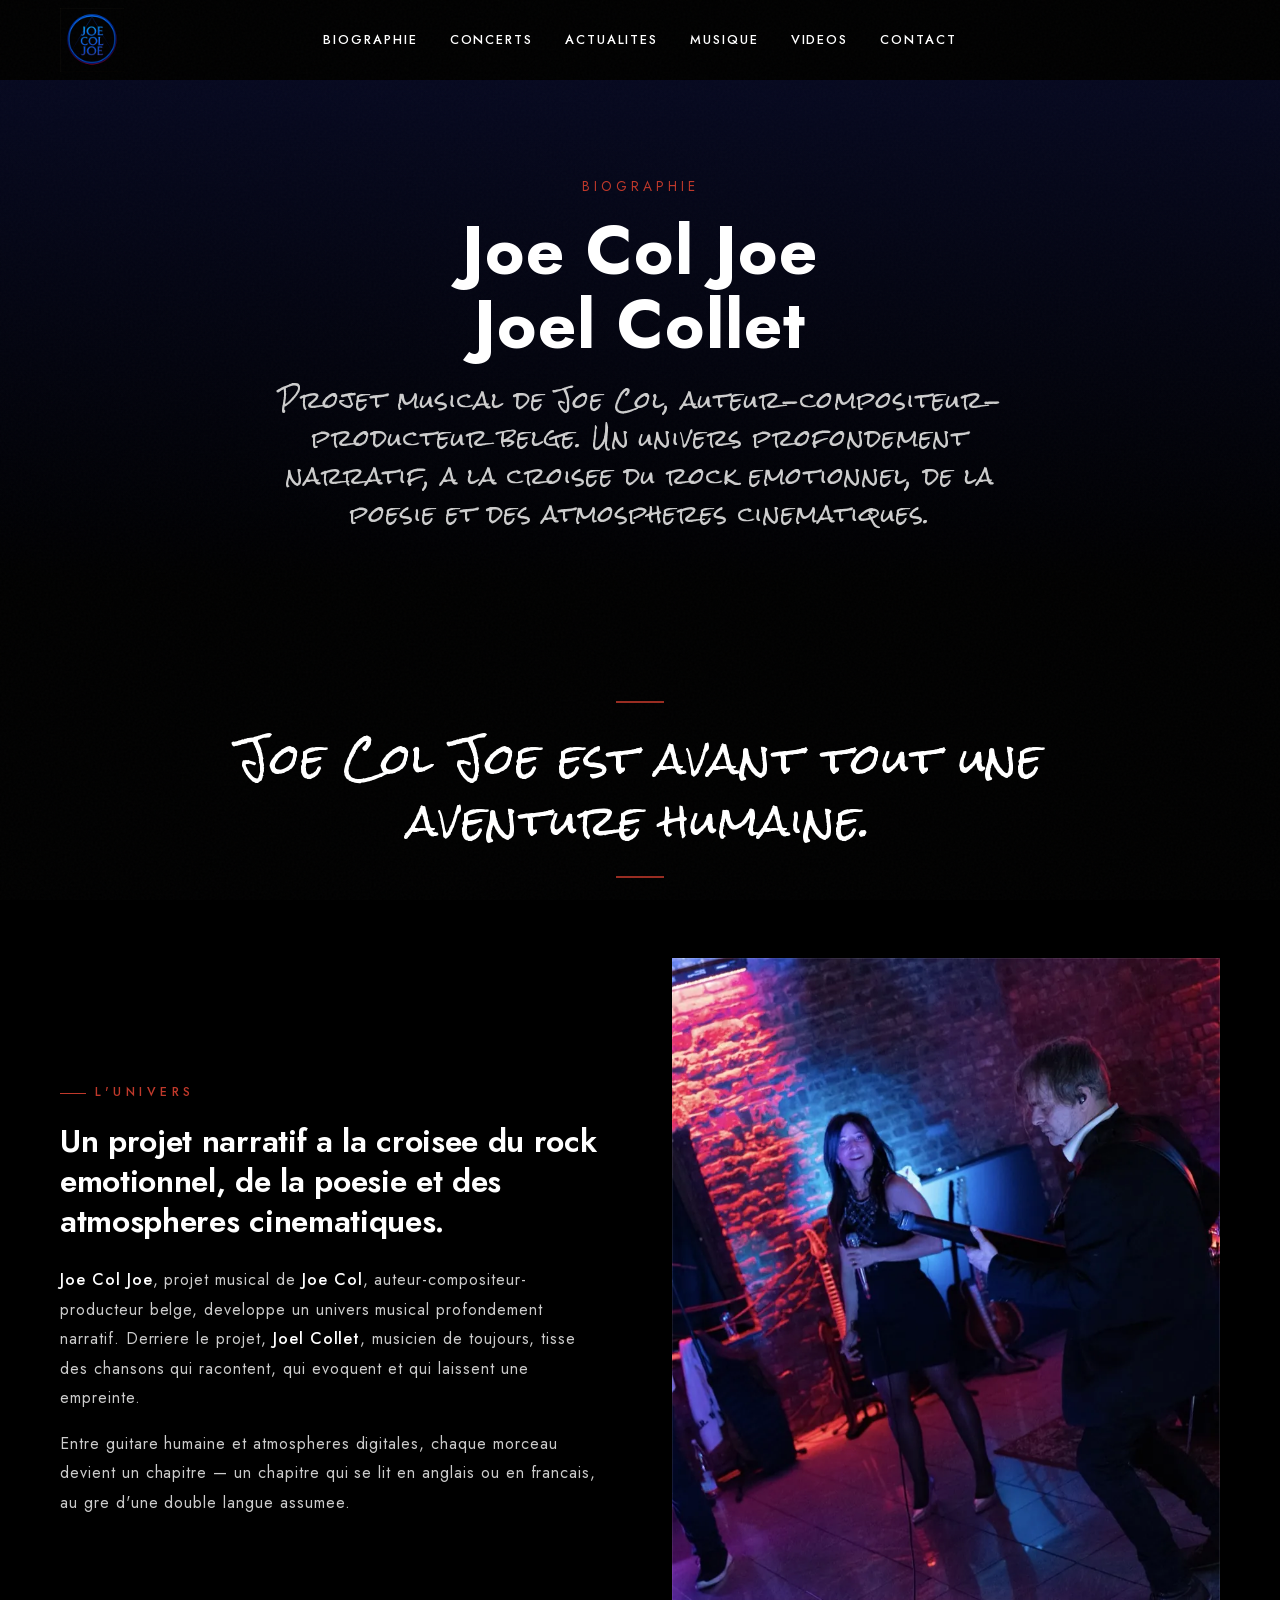
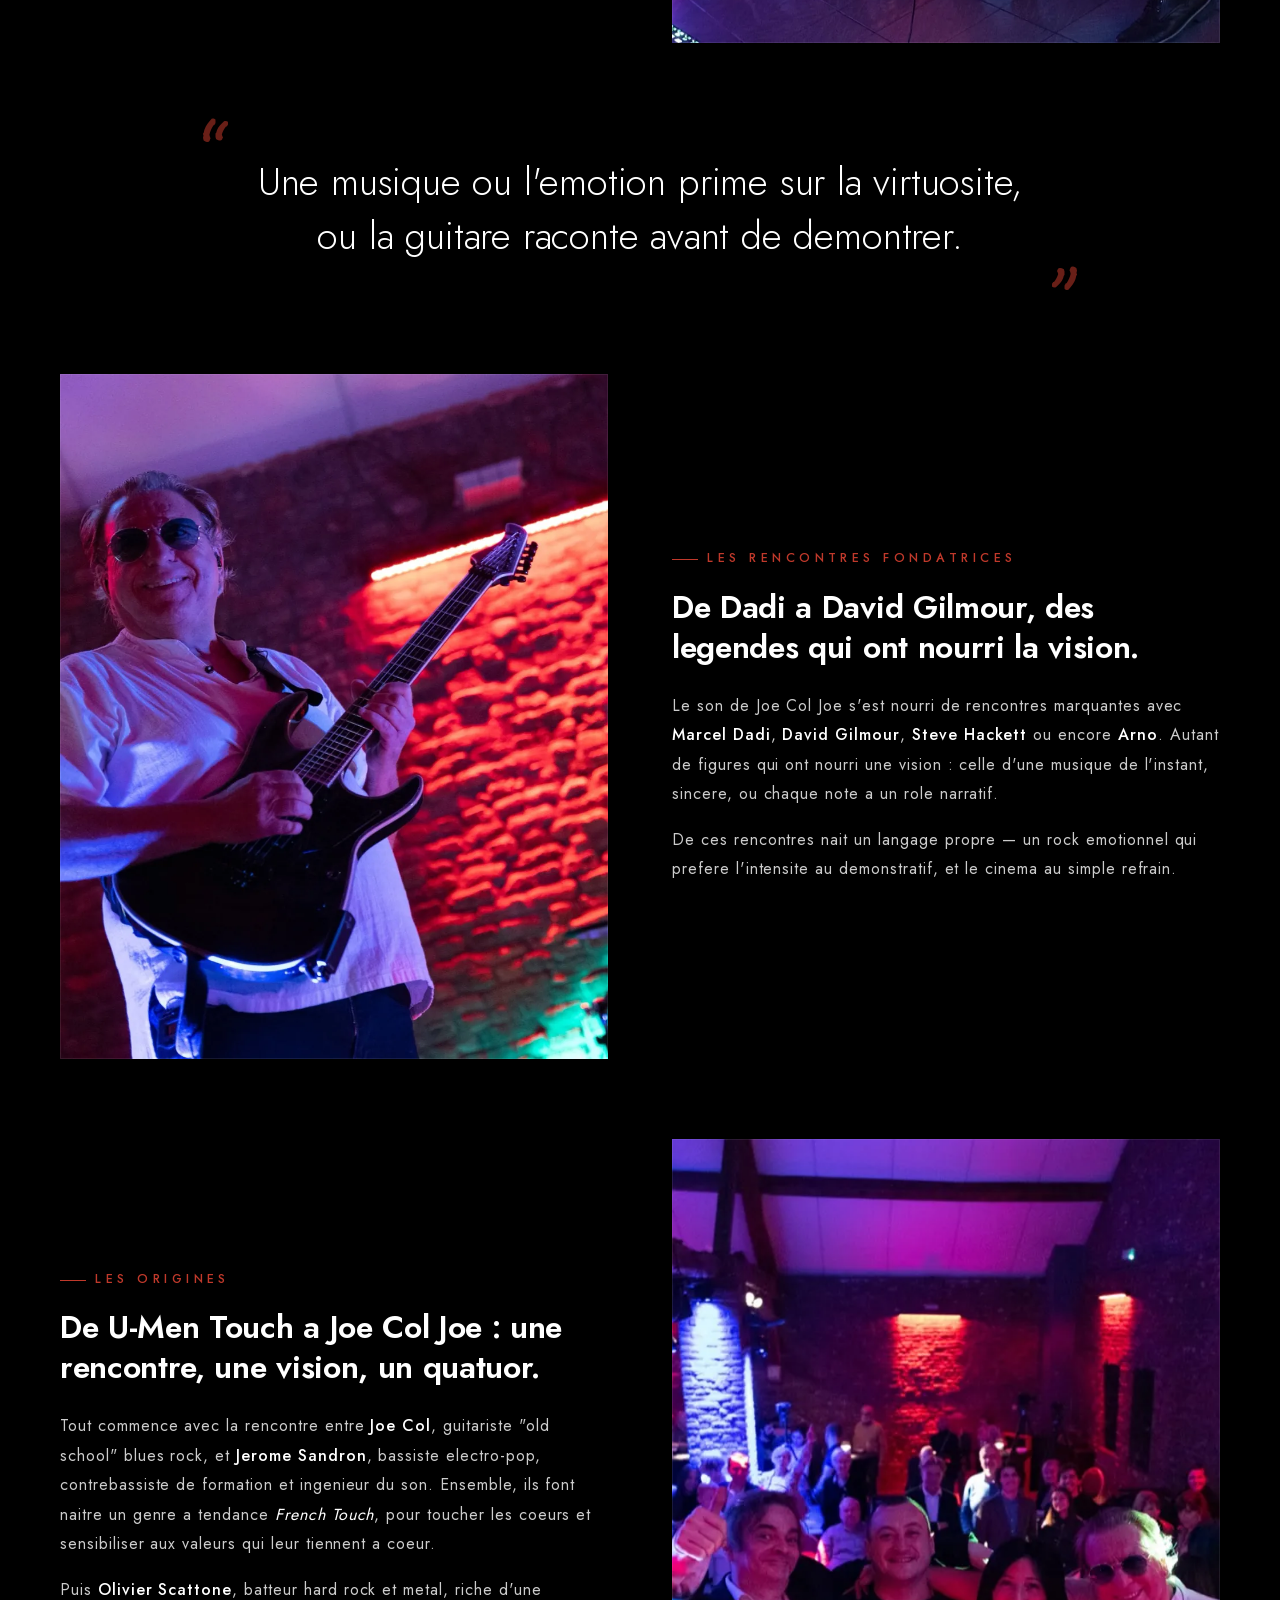
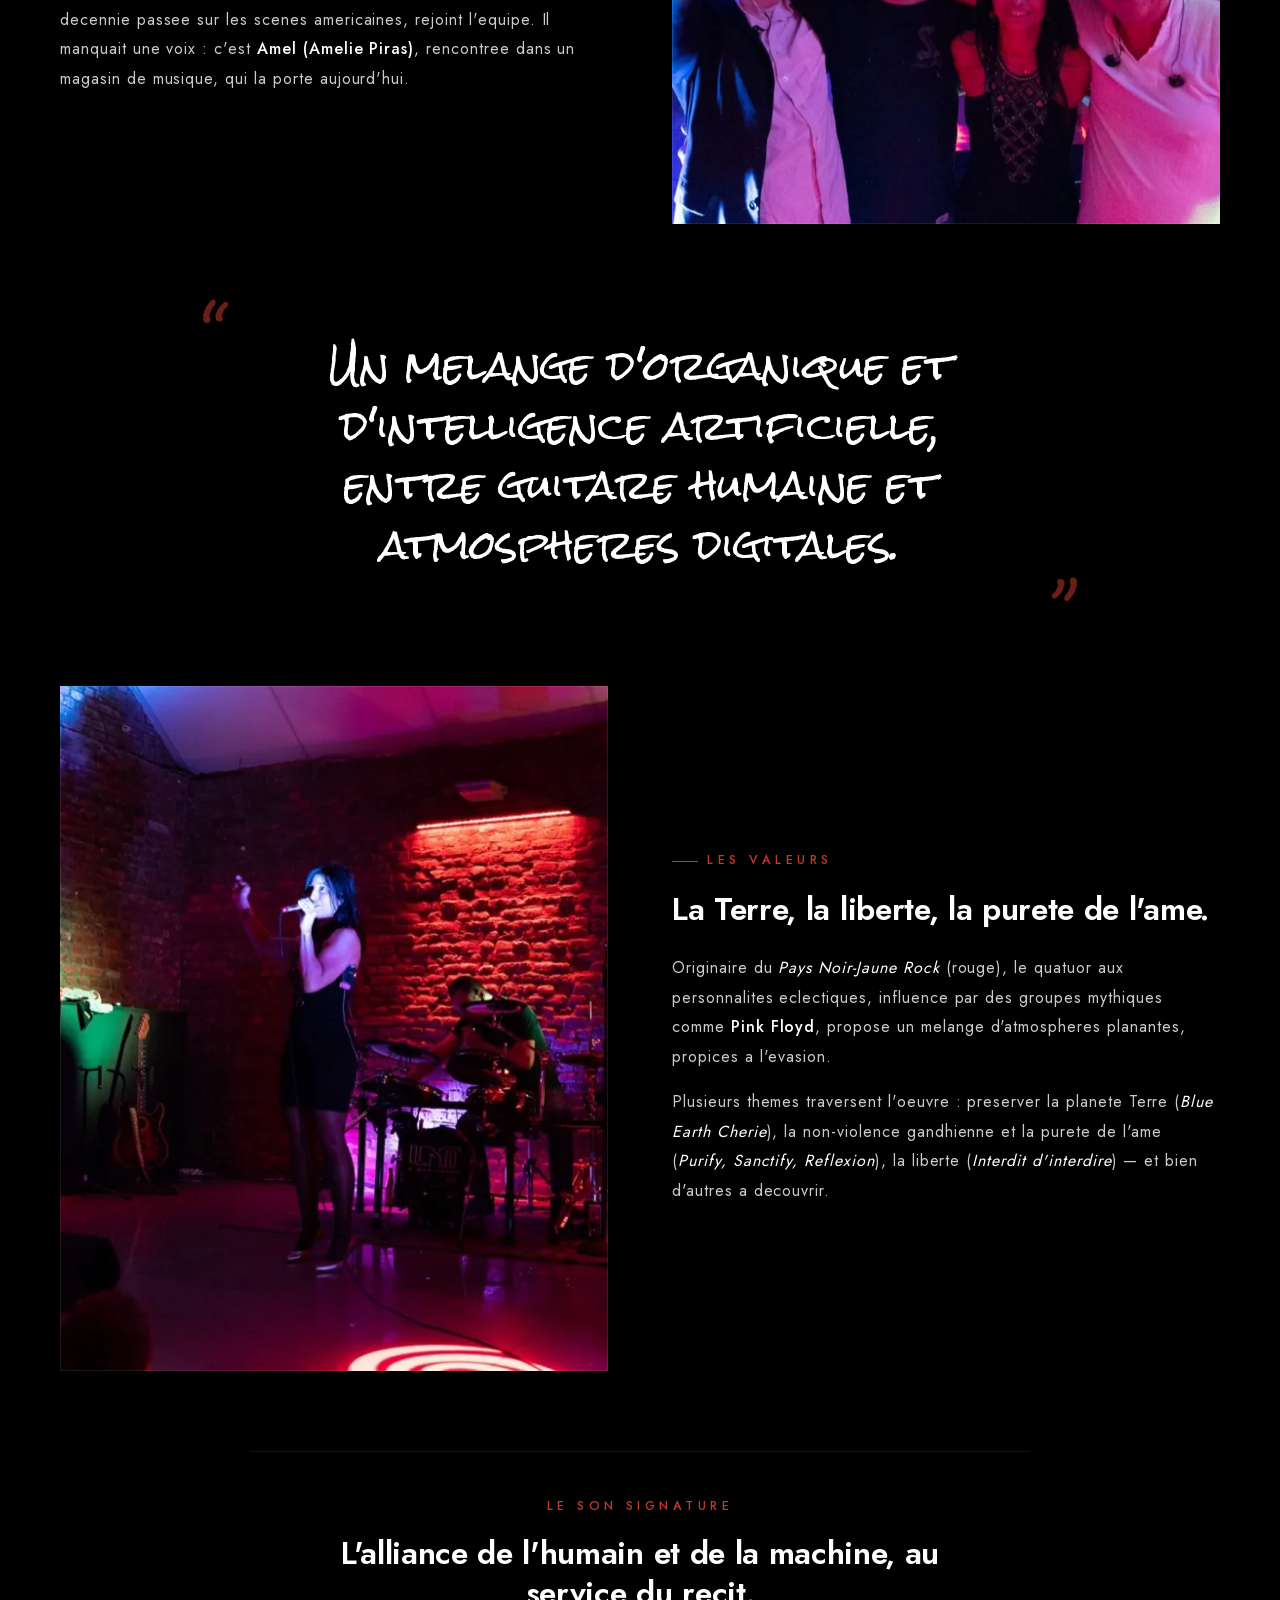
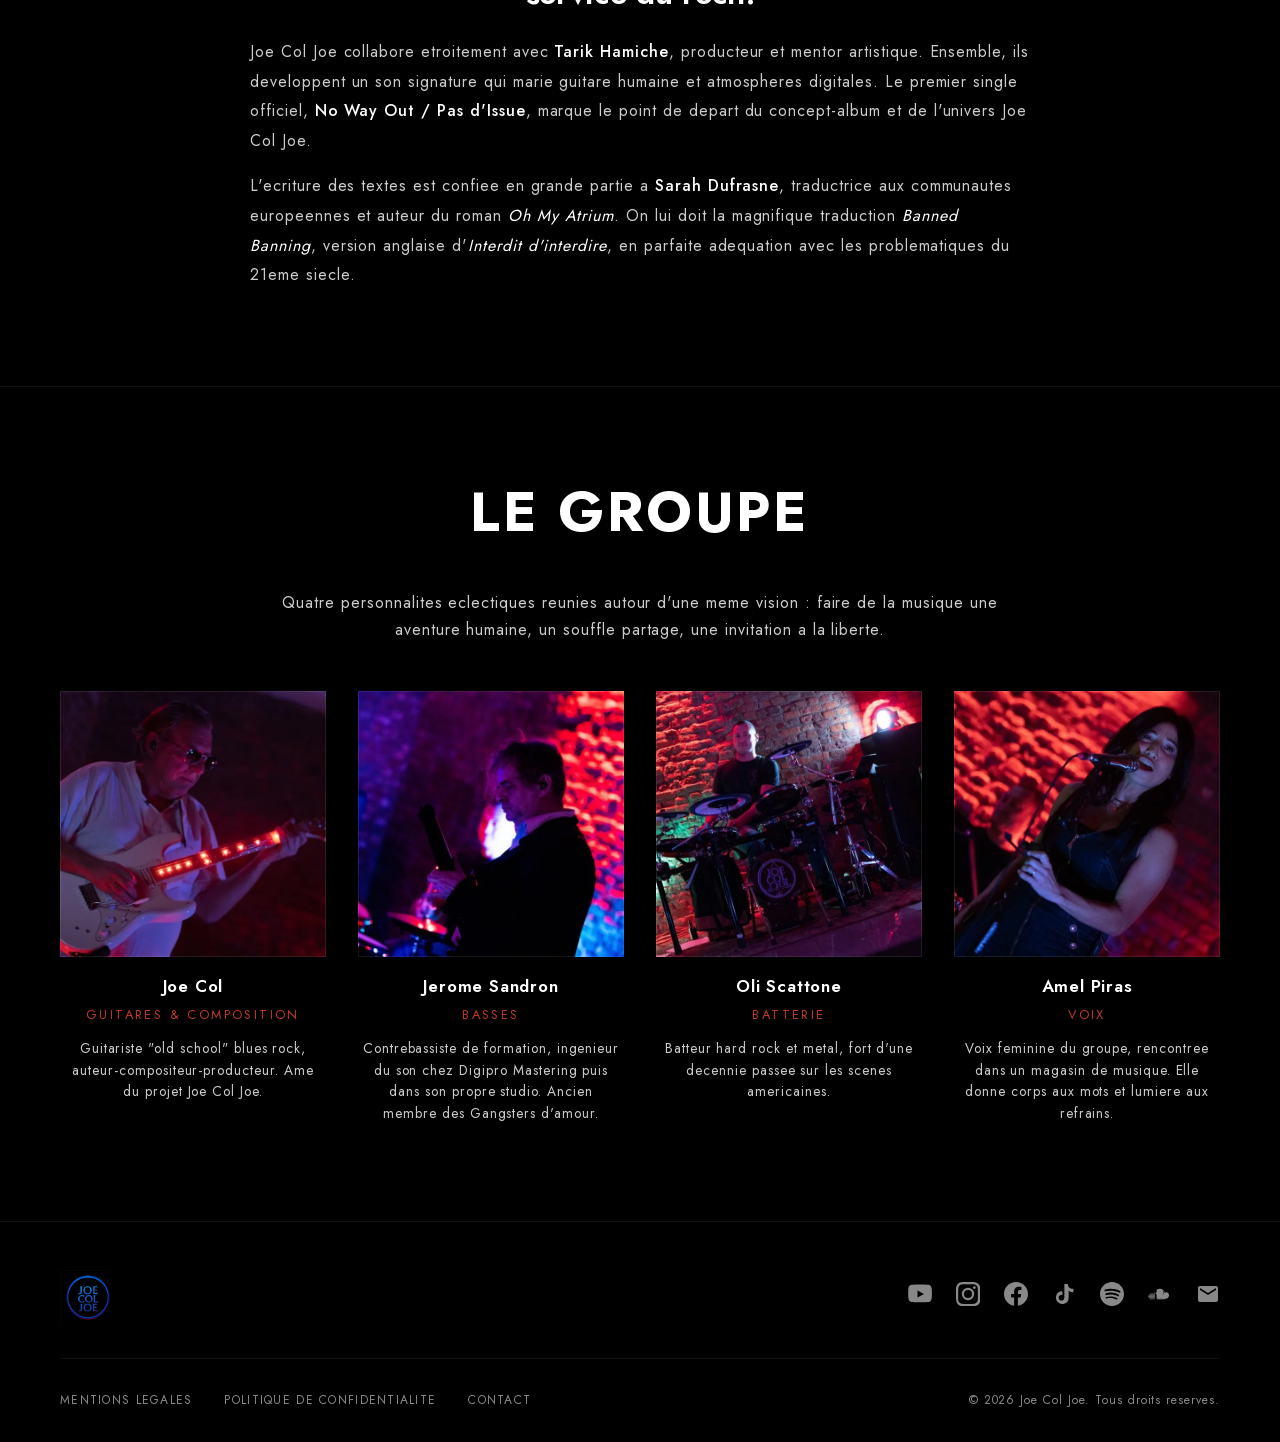
<file: biographie.html>
<!DOCTYPE html>
<html lang="fr">
<head>
  <meta charset="UTF-8">
  <meta name="viewport" content="width=device-width, initial-scale=1.0">
  <title>Biographie | Joe Col Joe - Rock Emotionnel</title>
  <meta name="description" content="Joe Col Joe, projet musical de Joel Collet. Auteur-compositeur-producteur belge developpant un univers narratif, a la croisee du rock emotionnel, de la poesie et des atmospheres cinematiques.">

  <!-- Open Graph -->
  <meta property="og:title" content="Biographie | Joe Col Joe">
  <meta property="og:description" content="Decouvrez le parcours de Joel Collet, alias Joe Col, et l'aventure humaine du groupe Joe Col Joe.">
  <meta property="og:type" content="profile">
  <meta property="og:locale" content="fr_BE">

  <!-- Preconnect -->
  <!-- Custom CSS -->
  <link rel="preload" as="font" type="font/woff2" href="assets/fonts/jost-latin.woff2" crossorigin>
  <link rel="stylesheet" href="css/style.css">
</head>
<body>

  <!-- ============ LOADER ============ -->
  <div id="loader" class="loader">
    <picture><source srcset="assets/logo_joecoljoe.webp" type="image/webp"><img src="assets/logo_joecoljoe.png" alt="Joe Col Joe" class="loader__logo" width="160" height="160"></picture>
  </div>

  <!-- ============ CUSTOM CURSOR ============ -->
  <div class="cursor-dot" id="cursorDot"></div>
  <div class="cursor-outline" id="cursorOutline"></div>

  <!-- ============ HEADER ============ -->
  <header class="header" id="header">
    <nav class="header__nav">
      <a href="index.html" class="header__logo" id="headerLogo">
        <picture><source srcset="assets/logo_joecoljoe.webp" type="image/webp"><img src="assets/logo_joecoljoe.png" alt="Joe Col Joe" class="header__logo-img" width="64" height="64"></picture>
      </a>

      <div class="header__menu">
        <a href="biographie.html" class="header__link">Biographie</a>
        <a href="index.html#concerts" class="header__link">Concerts</a>
        <a href="index.html#news" class="header__link">Actualites</a>
        <a href="index.html#musique" class="header__link">Musique</a>
        <a href="index.html#videos" class="header__link">Videos</a>
        <a href="contact.html" class="header__link">Contact</a>
      </div>

      <!-- Mobile hamburger -->
      <button class="header__hamburger" id="hamburger" aria-label="Menu">
        <span></span>
        <span></span>
        <span></span>
      </button>
    </nav>

    <!-- Mobile menu -->
    <div class="mobile-menu" id="mobileMenu">
      <a href="biographie.html" class="mobile-menu__link">Biographie</a>
      <a href="index.html#concerts" class="mobile-menu__link">Concerts</a>
      <a href="index.html#news" class="mobile-menu__link">Actualites</a>
      <a href="index.html#musique" class="mobile-menu__link">Musique</a>
      <a href="index.html#videos" class="mobile-menu__link">Videos</a>
      <a href="contact.html" class="mobile-menu__link">Contact</a>
    </div>
  </header>

  <!-- ============ BIO HERO ============ -->
  <section class="bio-hero">
    <div class="bio-hero__bg"></div>
    <div class="container">
      <p class="bio-hero__eyebrow">Biographie</p>
      <h1 class="bio-hero__title">Joe Col Joe<br><span class="bio-hero__title-alt">Joel Collet</span></h1>
      <p class="bio-hero__tagline">
        Projet musical de Joe Col, auteur-compositeur-producteur belge. Un univers profondement narratif,
        a la croisee du rock emotionnel, de la poesie et des atmospheres cinematiques.
      </p>
    </div>
  </section>

  <!-- ============ BIO — MAGAZINE LAYOUT ============ -->
  <section class="bio-mag">
    <div class="container">

      <!-- Opening lead -->
      <blockquote class="bio-mag__lead" data-animate="fade-up">
        Joe Col Joe est avant tout une aventure humaine.
      </blockquote>

      <!-- Row A — TEXT LEFT / PHOTO RIGHT -->
      <article class="mag-row" data-animate="fade-up">
        <div class="mag-row__content">
          <p class="mag-row__kicker">L'univers</p>
          <h3 class="mag-row__subhead">
            Un projet narratif a la croisee du rock emotionnel, de la poesie et des atmospheres cinematiques.
          </h3>
          <div class="mag-row__text">
            <p>
              <strong>Joe Col Joe</strong>, projet musical de <strong>Joe Col</strong>, auteur-compositeur-producteur belge,
              developpe un univers musical profondement narratif. Derriere le projet, <strong>Joel Collet</strong>,
              musicien de toujours, tisse des chansons qui racontent, qui evoquent et qui laissent une empreinte.
            </p>
            <p>
              Entre guitare humaine et atmospheres digitales, chaque morceau devient un chapitre — un chapitre
              qui se lit en anglais ou en francais, au gre d'une double langue assumee.
            </p>
          </div>
        </div>
        <!-- === PHOTO 1 : portrait / studio — remplace assets/photo-bio-1.jpg === -->
        <figure class="mag-row__media">
          <picture><source srcset="assets/photolive_joecolejoe.webp" type="image/webp"><img src="assets/photolive_joecolejoe.jpg" width="1600" height="1067" alt="Joe Col en scene" loading="lazy"></picture>
        </figure>
      </article>

      <!-- Pull quote 1 -->
      <blockquote class="mag-pull" data-animate="fade-up">
        Une musique ou l'emotion prime sur la virtuosite, ou la guitare raconte avant de demontrer.
      </blockquote>

      <!-- Row B — PHOTO LEFT / TEXT RIGHT -->
      <article class="mag-row mag-row--reverse" data-animate="fade-up">
        <figure class="mag-row__media">
          <picture><source srcset="assets/bio-gilmour.webp" type="image/webp"><img src="assets/bio-gilmour.jpg" width="1200" height="1500" alt="Rencontres fondatrices — Dadi, David Gilmour, Steve Hackett, Arno" loading="lazy"></picture>
        </figure>
        <div class="mag-row__content">
          <p class="mag-row__kicker">Les rencontres fondatrices</p>
          <h3 class="mag-row__subhead">
            De Dadi a David Gilmour, des legendes qui ont nourri la vision.
          </h3>
          <div class="mag-row__text">
            <p>
              Le son de Joe Col Joe s'est nourri de rencontres marquantes avec
              <strong>Marcel Dadi</strong>, <strong>David Gilmour</strong>, <strong>Steve Hackett</strong>
              ou encore <strong>Arno</strong>. Autant de figures qui ont nourri une vision : celle d'une
              musique de l'instant, sincere, ou chaque note a un role narratif.
            </p>
            <p>
              De ces rencontres nait un langage propre — un rock emotionnel qui prefere l'intensite
              au demonstratif, et le cinema au simple refrain.
            </p>
          </div>
        </div>
      </article>

      <!-- Row C — TEXT LEFT / PHOTO RIGHT -->
      <article class="mag-row" data-animate="fade-up">
        <div class="mag-row__content">
          <p class="mag-row__kicker">Les origines</p>
          <h3 class="mag-row__subhead">
            De U-Men Touch a Joe Col Joe : une rencontre, une vision, un quatuor.
          </h3>
          <div class="mag-row__text">
            <p>
              Tout commence avec la rencontre entre <strong>Joe Col</strong>, guitariste "old school" blues rock,
              et <strong>Jerome Sandron</strong>, bassiste electro-pop, contrebassiste de formation et ingenieur du son.
              Ensemble, ils font naitre un genre a tendance <em>French Touch</em>, pour toucher les coeurs
              et sensibiliser aux valeurs qui leur tiennent a coeur.
            </p>
            <p>
              Puis <strong>Olivier Scattone</strong>, batteur hard rock et metal, riche d'une decennie passee
              sur les scenes americaines, rejoint l'equipe. Il manquait une voix :
              c'est <strong>Amel (Amelie Piras)</strong>, rencontree dans un magasin de musique, qui la porte aujourd'hui.
            </p>
          </div>
        </div>
        <figure class="mag-row__media">
          <picture><source srcset="assets/bio-origines.webp" type="image/webp"><img src="assets/bio-origines.jpg" width="1200" height="1500" alt="Les origines de Joe Col Joe" loading="lazy"></picture>
        </figure>
      </article>

      <!-- Pull quote 2 — BIG -->
      <blockquote class="mag-pull mag-pull--script" data-animate="fade-up">
        Un melange d'organique et d'intelligence artificielle,<br>
        entre guitare humaine et atmospheres digitales.
      </blockquote>

      <!-- Row D — PHOTO LEFT / TEXT RIGHT -->
      <article class="mag-row mag-row--reverse" data-animate="fade-up">
        <figure class="mag-row__media">
          <picture><source srcset="assets/bio-valeurs.webp" type="image/webp"><img src="assets/bio-valeurs.jpg" width="1200" height="1500" alt="Joe Col Joe — les valeurs" loading="lazy"></picture>
        </figure>
        <div class="mag-row__content">
          <p class="mag-row__kicker">Les valeurs</p>
          <h3 class="mag-row__subhead">
            La Terre, la liberte, la purete de l'ame.
          </h3>
          <div class="mag-row__text">
            <p>
              Originaire du <em>Pays Noir-Jaune Rock</em> (rouge), le quatuor aux personnalites eclectiques,
              influence par des groupes mythiques comme <strong>Pink Floyd</strong>, propose un melange
              d'atmospheres planantes, propices a l'evasion.
            </p>
            <p>
              Plusieurs themes traversent l'oeuvre : preserver la planete Terre (<em>Blue Earth Cherie</em>),
              la non-violence gandhienne et la purete de l'ame (<em>Purify, Sanctify, Reflexion</em>),
              la liberte (<em>Interdit d'interdire</em>) &mdash; et bien d'autres a decouvrir.
            </p>
          </div>
        </div>
      </article>

      <!-- Closing text — full width, no photo -->
      <article class="mag-outro" data-animate="fade-up">
        <p class="mag-row__kicker">Le son signature</p>
        <h3 class="mag-row__subhead">
          L'alliance de l'humain et de la machine, au service du recit.
        </h3>
        <div class="mag-row__text">
          <p>
            Joe Col Joe collabore etroitement avec <strong>Tarik Hamiche</strong>, producteur et mentor artistique.
            Ensemble, ils developpent un son signature qui marie guitare humaine et atmospheres digitales.
            Le premier single officiel, <strong>No Way Out / Pas d'Issue</strong>, marque le point de depart
            du concept-album et de l'univers Joe Col Joe.
          </p>
          <p>
            L'ecriture des textes est confiee en grande partie a <strong>Sarah Dufrasne</strong>,
            traductrice aux communautes europeennes et auteur du roman <em>Oh My Atrium</em>.
            On lui doit la magnifique traduction <em>Banned Banning</em>, version anglaise
            d'<em>Interdit d'interdire</em>, en parfaite adequation avec les problematiques du 21eme siecle.
          </p>
        </div>
      </article>

    </div>
  </section>

  <!-- ============ MEMBRES DU GROUPE ============ -->
  <section class="bio-members">
    <div class="container">
      <h2 class="section-title">Le groupe</h2>
      <p class="bio-members__intro" data-animate="fade-up">
        Quatre personnalites eclectiques reunies autour d'une meme vision : faire de la musique une aventure humaine,
        un souffle partage, une invitation a la liberte.
      </p>

      <div class="bio-members__grid">

        <div class="bio-member" data-animate="fade-up">
          <div class="bio-member__photo" style="background-image:url('assets/member-joecol.webp')"></div>
          <h3 class="bio-member__name">Joe Col</h3>
          <p class="bio-member__role">Guitares &amp; Composition</p>
          <p class="bio-member__desc">Guitariste "old school" blues rock, auteur-compositeur-producteur. Ame du projet Joe Col Joe.</p>
        </div>

        <div class="bio-member" data-animate="fade-up">
          <div class="bio-member__photo" style="background-image:url('assets/member-jerome.webp')"></div>
          <h3 class="bio-member__name">Jerome Sandron</h3>
          <p class="bio-member__role">Basses</p>
          <p class="bio-member__desc">Contrebassiste de formation, ingenieur du son chez Digipro Mastering puis dans son propre studio. Ancien membre des Gangsters d'amour.</p>
        </div>

        <div class="bio-member" data-animate="fade-up">
          <div class="bio-member__photo" style="background-image:url('assets/member-oli.webp')"></div>
          <h3 class="bio-member__name">Oli Scattone</h3>
          <p class="bio-member__role">Batterie</p>
          <p class="bio-member__desc">Batteur hard rock et metal, fort d'une decennie passee sur les scenes americaines.</p>
        </div>

        <div class="bio-member" data-animate="fade-up">
          <div class="bio-member__photo" style="background-image:url('assets/member-amel.webp')"></div>
          <h3 class="bio-member__name">Amel Piras</h3>
          <p class="bio-member__role">Voix</p>
          <p class="bio-member__desc">Voix feminine du groupe, rencontree dans un magasin de musique. Elle donne corps aux mots et lumiere aux refrains.</p>
        </div>

      </div>
    </div>
  </section>

  <!-- ============ FOOTER ============ -->
  <footer class="footer">
    <div class="container">
      <div class="footer__top">
        <div class="footer__logo">
          <picture><source srcset="assets/logo_joecoljoe.webp" type="image/webp"><img src="assets/logo_joecoljoe.png" alt="Joe Col Joe" width="56" height="56"></picture>
        </div>
        <div class="footer__social">
          <a href="https://youtube.com/@joecoljoe" target="_blank" rel="noopener" class="footer__social-link" aria-label="YouTube">
            <svg viewBox="0 0 24 24" width="24" height="24" fill="currentColor"><path d="M23.5 6.2s-.2-1.7-1-2.4c-.9-1-1.9-1-2.4-1.1C16.8 2.4 12 2.4 12 2.4s-4.8 0-8.1.3c-.5.1-1.5.1-2.4 1.1-.8.7-1 2.4-1 2.4S.2 8.3.2 10.4v2c0 2.1.3 4.2.3 4.2s.2 1.7 1 2.4c.9 1 2.1.9 2.6 1 1.9.2 8 .3 8 .3s4.8 0 8.1-.3c.5-.1 1.5-.1 2.4-1.1.8-.7 1-2.4 1-2.4s.3-2.1.3-4.2v-2c0-2.1-.3-4.2-.3-4.2zM9.5 15.6V8.4l6.5 3.6-6.5 3.6z"/></svg>
          </a>
          <a href="https://www.instagram.com/joecoljoe" target="_blank" rel="noopener" class="footer__social-link" aria-label="Instagram">
            <svg viewBox="0 0 24 24" width="24" height="24" fill="currentColor"><path d="M12 2.2c3.2 0 3.6 0 4.9.1 1.2.1 1.8.2 2.2.4.6.2 1 .5 1.4.9.4.4.7.8.9 1.4.2.4.3 1 .4 2.2.1 1.3.1 1.7.1 4.9s0 3.6-.1 4.9c-.1 1.2-.2 1.8-.4 2.2-.2.6-.5 1-.9 1.4-.4.4-.8.7-1.4.9-.4.2-1 .3-2.2.4-1.3.1-1.7.1-4.9.1s-3.6 0-4.9-.1c-1.2-.1-1.8-.2-2.2-.4-.6-.2-1-.5-1.4-.9-.4-.4-.7-.8-.9-1.4-.2-.4-.3-1-.4-2.2C2.2 15.6 2.2 15.2 2.2 12s0-3.6.1-4.9c.1-1.2.2-1.8.4-2.2.2-.6.5-1 .9-1.4.4-.4.8-.7 1.4-.9.4-.2 1-.3 2.2-.4C8.4 2.2 8.8 2.2 12 2.2zM12 0C8.7 0 8.3 0 7 .1 5.7.1 4.8.3 4 .6c-.8.3-1.5.7-2.2 1.4C1.1 2.7.7 3.4.4 4.2.1 5 0 5.9 0 7.2 0 8.5 0 8.9 0 12.2s0 3.7.1 5c.1 1.3.3 2.2.6 3 .3.8.7 1.5 1.4 2.2.7.7 1.4 1.1 2.2 1.4.8.3 1.7.5 3 .6 1.3.1 1.7.1 5 .1s3.7 0 5-.1c1.3-.1 2.2-.3 3-.6.8-.3 1.5-.7 2.2-1.4.7-.7 1.1-1.4 1.4-2.2.3-.8.5-1.7.6-3 .1-1.3.1-1.7.1-5s0-3.7-.1-5c-.1-1.3-.3-2.2-.6-3-.3-.8-.7-1.5-1.4-2.2C21.3 1.1 20.6.7 19.8.4 19 .1 18.1 0 16.8 0 15.5 0 15.1 0 12 0zm0 5.8a6.2 6.2 0 100 12.4 6.2 6.2 0 000-12.4zM12 16a4 4 0 110-8 4 4 0 010 8zm6.4-11.8a1.4 1.4 0 100 2.8 1.4 1.4 0 000-2.8z"/></svg>
          </a>
          <a href="https://www.facebook.com/joecoljoepro/" target="_blank" rel="noopener" class="footer__social-link" aria-label="Facebook">
            <svg viewBox="0 0 24 24" width="24" height="24" fill="currentColor"><path d="M24 12C24 5.373 18.627 0 12 0S0 5.373 0 12c0 5.99 4.388 10.954 10.125 11.854V15.47H7.078V12h3.047V9.356c0-3.007 1.792-4.668 4.533-4.668 1.312 0 2.686.234 2.686.234v2.953H15.83c-1.491 0-1.956.925-1.956 1.874V12h3.328l-.532 3.47h-2.796v8.384C19.612 22.954 24 17.99 24 12z"/></svg>
          </a>
          <a href="https://www.tiktok.com/@joecoljoe" target="_blank" rel="noopener" class="footer__social-link" aria-label="TikTok">
            <svg viewBox="0 0 24 24" width="24" height="24" fill="currentColor"><path d="M19.59 6.69a4.83 4.83 0 01-3.77-4.25V2h-3.45v13.67a2.89 2.89 0 01-5.2 1.74 2.89 2.89 0 012.31-4.64 2.93 2.93 0 01.88.13V9.4a6.84 6.84 0 00-1-.07A6.33 6.33 0 005.8 20.1a6.34 6.34 0 0010.86-4.43v-7a8.16 8.16 0 004.77 1.52v-3.4a4.85 4.85 0 01-1.84-.1z"/></svg>
          </a>
          <a href="https://open.spotify.com/artist/0KW8tMeg9C7jIeQ2WyWqYN" target="_blank" rel="noopener" class="footer__social-link" aria-label="Spotify">
            <svg viewBox="0 0 24 24" width="24" height="24" fill="currentColor"><path d="M12 0C5.4 0 0 5.4 0 12s5.4 12 12 12 12-5.4 12-12S18.6 0 12 0zm5.5 17.3c-.2.3-.6.4-1 .2-2.7-1.6-6-2-10-1.1-.4.1-.8-.1-.9-.5-.1-.4.1-.8.5-.9 4.3-1 8.1-.6 11.1 1.2.4.2.5.7.3 1.1zm1.5-3.3c-.3.4-.8.5-1.2.3-3.1-1.9-7.7-2.4-11.3-1.3-.5.1-1-.1-1.1-.6-.1-.5.1-1 .6-1.1 4.1-1.3 9.2-.7 12.7 1.5.3.2.5.7.3 1.2zm.1-3.4c-3.7-2.2-9.8-2.4-13.3-1.3-.5.2-1.1-.1-1.3-.6-.2-.5.1-1.1.6-1.3 4-1.2 10.7-1 14.9 1.5.5.3.6.9.4 1.4-.3.5-.9.6-1.3.3z"/></svg>
          </a>
          <a href="https://soundcloud.com/joe-col-music" target="_blank" rel="noopener" class="footer__social-link" aria-label="SoundCloud">
            <svg viewBox="0 0 24 24" width="24" height="24" fill="currentColor"><path d="M1.175 12.225c-.051 0-.094.046-.101.1l-.233 2.154.233 2.113c.007.058.05.098.101.098.05 0 .09-.04.099-.098l.255-2.113-.27-2.154c0-.057-.045-.1-.09-.1m-.899.828c-.05 0-.09.04-.099.1L0 14.479l.177 1.293c0 .053.05.1.099.1.05 0 .09-.047.099-.1l.208-1.293-.208-1.326c-.01-.06-.05-.1-.099-.1m1.83-1.89c-.064 0-.115.052-.123.122l-.22 3.205.22 3.105c.008.07.059.121.123.121.063 0 .114-.051.124-.121l.249-3.105-.25-3.205c-.009-.07-.06-.121-.123-.121m.9-.121c-.066 0-.12.054-.127.124l-.208 3.326.208 3.182c.007.071.061.122.128.122.065 0 .118-.051.126-.122l.237-3.182-.237-3.326c-.008-.07-.061-.124-.126-.124m.898.23c-.073 0-.133.06-.14.134l-.196 3.096.196 3.142c.007.073.067.132.14.132.073 0 .133-.059.14-.132l.222-3.142-.222-3.096c-.007-.074-.066-.134-.14-.134m.908-.33c-.081 0-.148.067-.153.15l-.18 3.411.18 3.086c.006.083.072.148.153.148.082 0 .146-.065.152-.148l.203-3.086-.203-3.411c-.006-.083-.07-.15-.152-.15m.914-.263c-.09 0-.162.072-.168.167l-.168 3.513.168 3.063c.006.094.078.166.168.166.089 0 .16-.072.167-.166l.19-3.063-.19-3.513c-.006-.095-.078-.167-.167-.167m1.041-.156c-.006-.1-.086-.179-.187-.179-.1 0-.181.079-.187.179l-.16 3.716.16 3.024c.006.099.086.177.187.177.1 0 .18-.078.187-.177l.182-3.024-.182-3.716m.912.022c-.101 0-.194.093-.2.195L9.35 14.46l.13 3.014c.006.103.095.193.198.193.103 0 .193-.09.2-.193l.147-3.014-.148-3.717c-.006-.102-.096-.195-.2-.195m.912.196c-.113 0-.207.1-.214.214l-.109 3.502.109 2.996c.006.113.1.211.214.211.113 0 .207-.098.214-.211l.124-2.996-.124-3.502c-.007-.114-.1-.214-.214-.214m.923.195c-.123 0-.222.106-.227.229l-.09 3.306.09 2.978c.006.123.105.227.227.227.122 0 .221-.104.228-.227l.103-2.978-.103-3.306c-.007-.123-.106-.229-.228-.229m.928-.088c-.133 0-.24.115-.245.247l-.07 3.394.07 2.958c.006.133.112.245.245.245.133 0 .24-.113.245-.245l.08-2.958-.08-3.394c-.005-.133-.112-.247-.245-.247m.947-.089c-.143 0-.257.124-.26.267l-.05 3.305.05 2.941c.003.143.117.264.26.264s.257-.121.26-.264l.057-2.941-.057-3.305c-.003-.143-.117-.267-.26-.267m.942.088c-.154 0-.278.133-.281.29l-.032 3.194.032 2.924c.003.157.127.287.281.287.154 0 .278-.13.281-.287l.037-2.924-.037-3.194c-.003-.156-.127-.29-.281-.29m.955-.353c-.167 0-.302.145-.305.315l-.016 3.532.016 2.909c.003.17.138.311.305.311.167 0 .302-.141.305-.311l.019-2.909-.019-3.532c-.003-.17-.138-.315-.305-.315m.96-.44c-.179 0-.322.154-.325.339l-.006 3.947.006 2.892c.003.186.146.334.325.334s.322-.148.325-.334l.006-2.892-.006-3.947c-.003-.185-.146-.339-.325-.339m.977-.14c-.19 0-.341.161-.344.363L14.74 14.4l.001 2.878c.003.202.155.365.344.365.19 0 .341-.163.344-.365l.003-2.878-.003-5.195c-.003-.202-.155-.363-.344-.363m2.6 2.067c-.38 0-.748.075-1.084.211-.221-2.49-2.291-4.447-4.826-4.447-1.061 0-2.036.336-2.825.914-.331.242-.342.477-.343.748v7.897c0 .247.193.452.44.482l8.638.006c1.881 0 3.397-1.538 3.397-3.409 0-1.884-1.515-3.402-3.397-3.402"/></svg>
          </a>
          <a href="mailto:joecoljoe@yahoo.com" class="footer__social-link" aria-label="Email">
            <svg viewBox="0 0 24 24" width="24" height="24" fill="currentColor"><path d="M20 4H4c-1.1 0-1.99.9-1.99 2L2 18c0 1.1.9 2 2 2h16c1.1 0 2-.9 2-2V6c0-1.1-.9-2-2-2zm0 4l-8 5-8-5V6l8 5 8-5v2z"/></svg>
          </a>
        </div>
      </div>
      <div class="footer__bottom">
        <div class="footer__links">
          <a href="mentions-legales.html">Mentions legales</a>
          <a href="politique-confidentialite.html">Politique de confidentialite</a>
          <a href="mailto:joecoljoe@yahoo.com">Contact</a>
        </div>
        <p class="footer__copy">&copy; 2026 Joe Col Joe. Tous droits reserves.</p>
      </div>
    </div>
  </footer>

  <!-- Scripts -->
  <script src="assets/vendor/swiper-bundle.min.js" defer></script>

  <script src="js/main.js" defer></script>
</body>
</html>
</file>
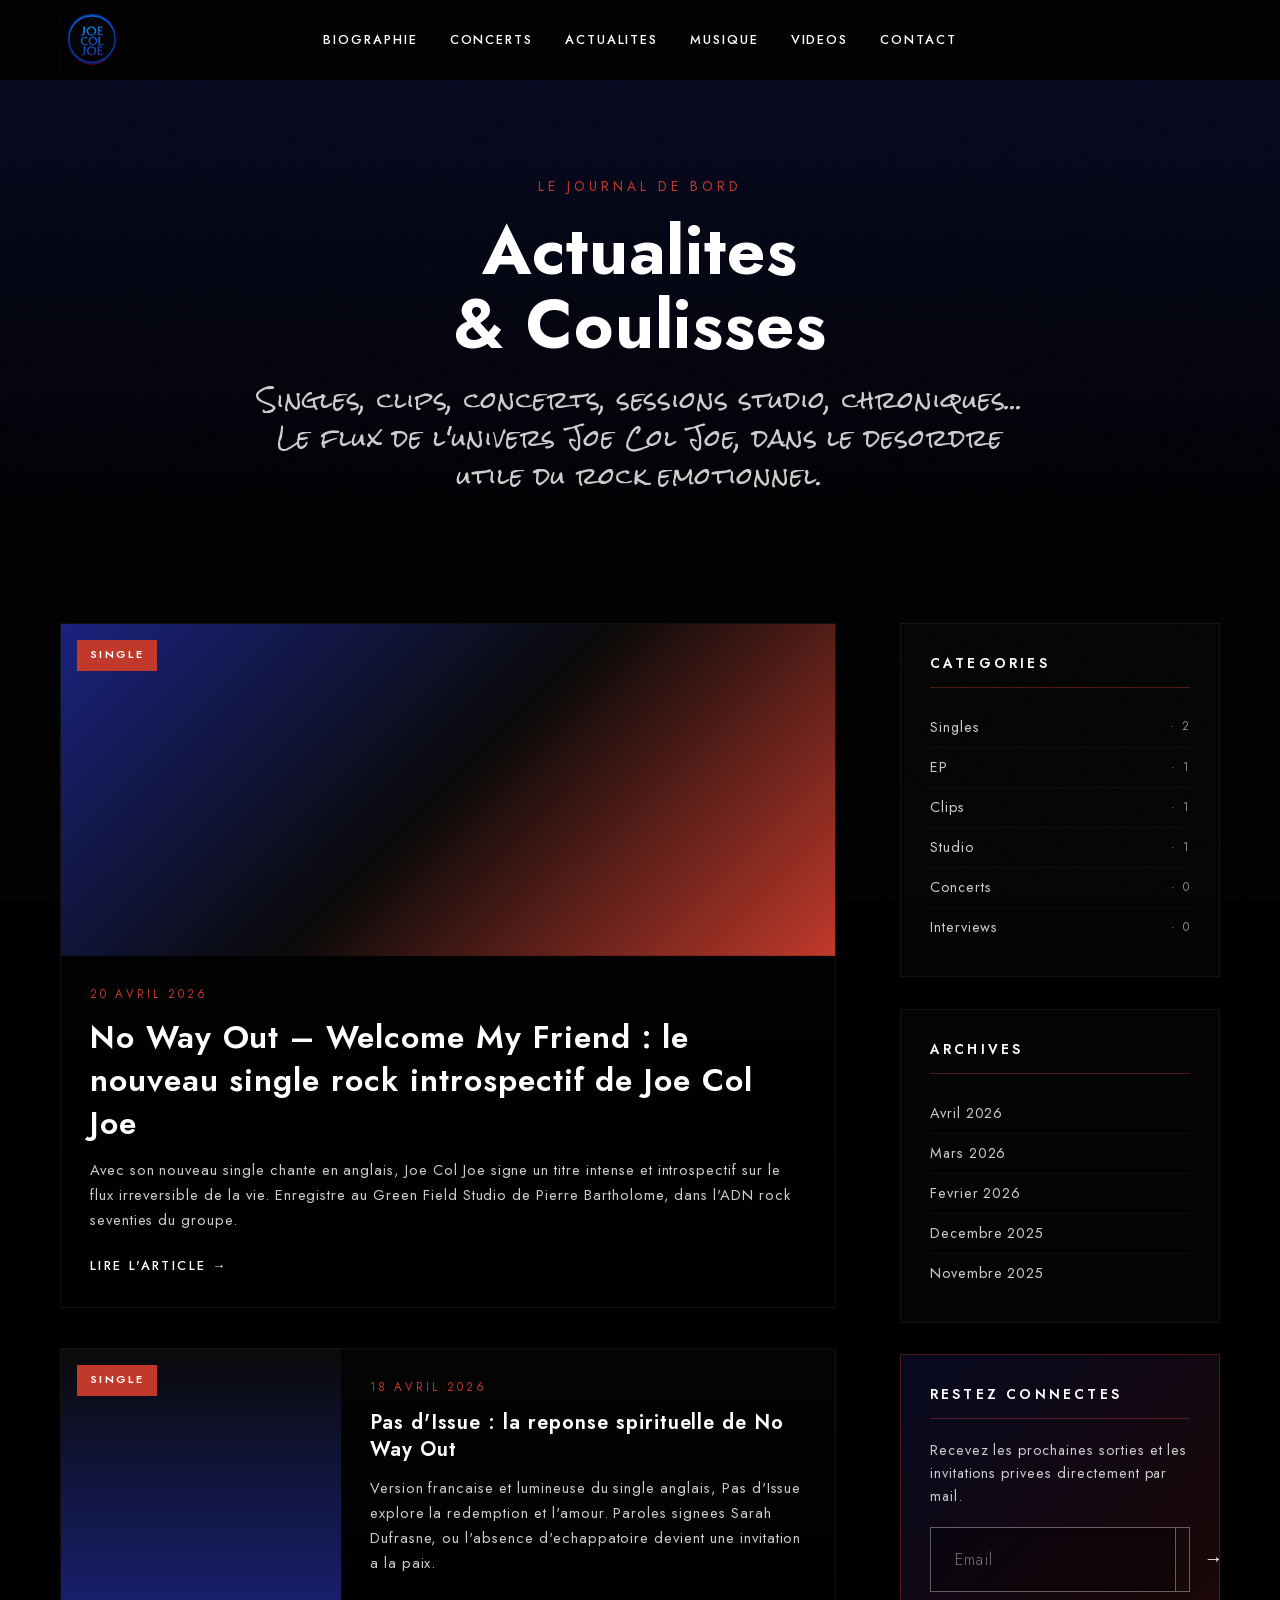
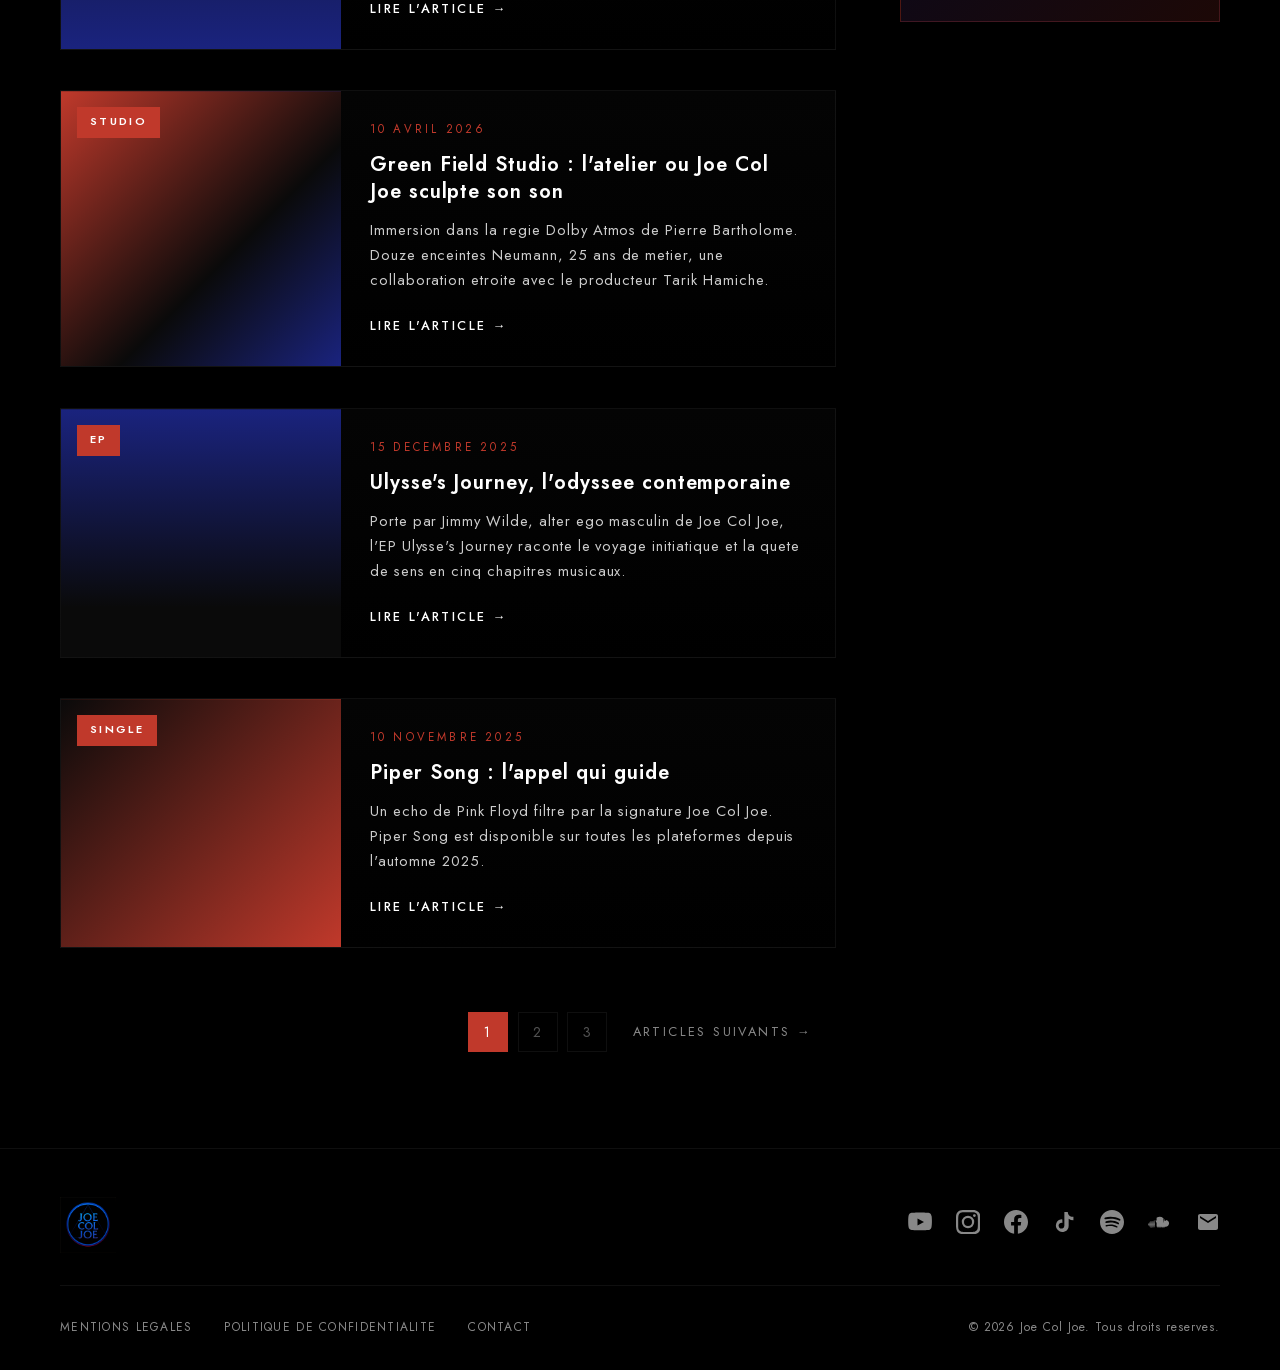
<file: blog.html>
<!DOCTYPE html>
<html lang="fr">
<head>
  <meta charset="UTF-8">
  <meta name="viewport" content="width=device-width, initial-scale=1.0">
  <title>Blog &amp; Actualites | Joe Col Joe - Rock Emotionnel</title>
  <meta name="description" content="Retrouvez l'actualite de Joe Col Joe : nouveaux singles, clips, concerts, coulisses du studio et chroniques. Le journal de bord du projet musical de Joel Collet.">
  <meta name="keywords" content="Joe Col Joe, blog musical, rock emotionnel, actualite rock belgique, Joel Collet, No Way Out, Ulysse's Journey, Green Field Studio">
  <link rel="canonical" href="https://joecoljoe.com/blog.html">

  <!-- Open Graph -->
  <meta property="og:title" content="Blog &amp; Actualites | Joe Col Joe">
  <meta property="og:description" content="Les coulisses, les singles, les concerts, les chroniques. Suivez l'univers Joe Col Joe en continu.">
  <meta property="og:type" content="website">
  <meta property="og:locale" content="fr_BE">
  <meta property="og:site_name" content="Joe Col Joe">

  <!-- Twitter Card -->
  <meta name="twitter:card" content="summary_large_image">
  <meta name="twitter:title" content="Blog &amp; Actualites | Joe Col Joe">

  <!-- Preconnect -->
  <!-- Custom CSS -->
  <link rel="preload" as="font" type="font/woff2" href="assets/fonts/jost-latin.woff2" crossorigin>
  <link rel="stylesheet" href="css/style.css">

  <!-- JSON-LD — Blog -->
  <script type="application/ld+json">
  {
    "@context": "https://schema.org",
    "@type": "Blog",
    "name": "Blog Joe Col Joe",
    "description": "Actualite, coulisses et chroniques du projet musical Joe Col Joe.",
    "inLanguage": "fr-BE",
    "publisher": {
      "@type": "MusicGroup",
      "name": "Joe Col Joe",
      "sameAs": [
        "https://www.wikidata.org/wiki/Q139801632",
        "https://musicbrainz.org/artist/690c937a-3bde-4b0a-afc1-b08c1be16c79",
        "https://open.spotify.com/artist/0KW8tMeg9C7jIeQ2WyWqYN",
        "https://www.youtube.com/channel/UC1JlvEwjl186dDa1g4wnzbg",
        "https://www.instagram.com/joecoljoe",
        "https://www.facebook.com/joecoljoepro/",
        "https://www.tiktok.com/@joecoljoe"
      ]
    }
  }
  </script>
</head>
<body>

  <!-- ============ LOADER ============ -->
  <div id="loader" class="loader">
    <picture><source srcset="assets/logo_joecoljoe.webp" type="image/webp"><img src="assets/logo_joecoljoe.png" alt="Joe Col Joe" class="loader__logo" width="160" height="160"></picture>
  </div>

  <!-- ============ CUSTOM CURSOR ============ -->
  <div class="cursor-dot" id="cursorDot"></div>
  <div class="cursor-outline" id="cursorOutline"></div>

  <!-- ============ HEADER ============ -->
  <header class="header" id="header">
    <nav class="header__nav">
      <a href="index.html" class="header__logo" id="headerLogo">
        <picture><source srcset="assets/logo_joecoljoe.webp" type="image/webp"><img src="assets/logo_joecoljoe.png" alt="Joe Col Joe" class="header__logo-img" width="64" height="64"></picture>
      </a>

      <div class="header__menu">
        <a href="biographie.html" class="header__link">Biographie</a>
        <a href="index.html#concerts" class="header__link">Concerts</a>
        <a href="blog.html" class="header__link">Actualites</a>
        <a href="index.html#musique" class="header__link">Musique</a>
        <a href="index.html#videos" class="header__link">Videos</a>
        <a href="contact.html" class="header__link">Contact</a>
      </div>

      <!-- Mobile hamburger -->
      <button class="header__hamburger" id="hamburger" aria-label="Menu">
        <span></span>
        <span></span>
        <span></span>
      </button>
    </nav>

    <!-- Mobile menu -->
    <div class="mobile-menu" id="mobileMenu">
      <a href="biographie.html" class="mobile-menu__link">Biographie</a>
      <a href="index.html#concerts" class="mobile-menu__link">Concerts</a>
      <a href="blog.html" class="mobile-menu__link">Actualites</a>
      <a href="index.html#musique" class="mobile-menu__link">Musique</a>
      <a href="index.html#videos" class="mobile-menu__link">Videos</a>
      <a href="contact.html" class="mobile-menu__link">Contact</a>
    </div>
  </header>

  <!-- ============ BLOG HERO ============ -->
  <section class="bio-hero">
    <div class="bio-hero__bg"></div>
    <div class="container">
      <p class="bio-hero__eyebrow">Le journal de bord</p>
      <h1 class="bio-hero__title">Actualites<br><span class="bio-hero__title-alt">&amp; Coulisses</span></h1>
      <p class="bio-hero__tagline">
        Singles, clips, concerts, sessions studio, chroniques... Le flux de l'univers Joe Col Joe,
        dans le desordre utile du rock emotionnel.
      </p>
    </div>
  </section>

  <!-- ============ BLOG — ARTICLES ============ -->
  <section class="blog">
    <div class="container">

      <div class="blog__layout">

        <!-- Main articles column -->
        <div class="blog__main">

          <!-- ===== ARTICLE 1 (featured) ===== -->
          <!-- === A REMPLIR : article de une === -->
          <article class="blog-post blog-post--featured" data-animate="fade-up">
            <a href="blog/no-way-out.html" class="blog-post__link">
              <div class="blog-post__media blog-post__media--1">
                <span class="blog-post__category">Single</span>
              </div>
              <div class="blog-post__body">
                <time class="blog-post__date" datetime="2026-04-20">20 avril 2026</time>
                <h2 class="blog-post__title">No Way Out &ndash; Welcome My Friend : le nouveau single rock introspectif de Joe Col Joe</h2>
                <p class="blog-post__excerpt">
                  Avec son nouveau single chante en anglais, Joe Col Joe signe un titre intense et
                  introspectif sur le flux irreversible de la vie. Enregistre au Green Field Studio
                  de Pierre Bartholome, dans l'ADN rock seventies du groupe.
                </p>
                <span class="blog-post__more">Lire l'article &rarr;</span>
              </div>
            </a>
          </article>

          <!-- ===== ARTICLE 2 ===== -->
          <article class="blog-post" data-animate="fade-up">
            <a href="blog/pas-d-issue.html" class="blog-post__link">
              <div class="blog-post__media blog-post__media--2">
                <span class="blog-post__category">Single</span>
              </div>
              <div class="blog-post__body">
                <time class="blog-post__date" datetime="2026-04-18">18 avril 2026</time>
                <h2 class="blog-post__title">Pas d'Issue : la reponse spirituelle de No Way Out</h2>
                <p class="blog-post__excerpt">
                  Version francaise et lumineuse du single anglais, Pas d'Issue explore la redemption
                  et l'amour. Paroles signees Sarah Dufrasne, ou l'absence d'echappatoire devient
                  une invitation a la paix.
                </p>
                <span class="blog-post__more">Lire l'article &rarr;</span>
              </div>
            </a>
          </article>

          <!-- ===== ARTICLE 3 ===== -->
          <article class="blog-post" data-animate="fade-up">
            <a href="blog/green-field-studio.html" class="blog-post__link">
              <div class="blog-post__media blog-post__media--3">
                <span class="blog-post__category">Studio</span>
              </div>
              <div class="blog-post__body">
                <time class="blog-post__date" datetime="2026-04-10">10 avril 2026</time>
                <h2 class="blog-post__title">Green Field Studio : l'atelier ou Joe Col Joe sculpte son son</h2>
                <p class="blog-post__excerpt">
                  Immersion dans la regie Dolby Atmos de Pierre Bartholome. Douze enceintes Neumann,
                  25 ans de metier, une collaboration etroite avec le producteur Tarik Hamiche.
                </p>
                <span class="blog-post__more">Lire l'article &rarr;</span>
              </div>
            </a>
          </article>

          <!-- ===== ARTICLE 4 ===== -->
          <article class="blog-post" data-animate="fade-up">
            <a href="#" class="blog-post__link">
              <div class="blog-post__media blog-post__media--4">
                <span class="blog-post__category">EP</span>
              </div>
              <div class="blog-post__body">
                <time class="blog-post__date" datetime="2025-12-15">15 Decembre 2025</time>
                <h2 class="blog-post__title">Ulysse's Journey, l'odyssee contemporaine</h2>
                <p class="blog-post__excerpt">
                  Porte par Jimmy Wilde, alter ego masculin de Joe Col Joe, l'EP Ulysse's Journey
                  raconte le voyage initiatique et la quete de sens en cinq chapitres musicaux.
                </p>
                <span class="blog-post__more">Lire l'article &rarr;</span>
              </div>
            </a>
          </article>

          <!-- ===== ARTICLE 5 ===== -->
          <article class="blog-post" data-animate="fade-up">
            <a href="#" class="blog-post__link">
              <div class="blog-post__media blog-post__media--5">
                <span class="blog-post__category">Single</span>
              </div>
              <div class="blog-post__body">
                <time class="blog-post__date" datetime="2025-11-10">10 Novembre 2025</time>
                <h2 class="blog-post__title">Piper Song : l'appel qui guide</h2>
                <p class="blog-post__excerpt">
                  Un echo de Pink Floyd filtre par la signature Joe Col Joe. Piper Song est disponible
                  sur toutes les plateformes depuis l'automne 2025.
                </p>
                <span class="blog-post__more">Lire l'article &rarr;</span>
              </div>
            </a>
          </article>

          <!-- === A REMPLIR : nouvel article
               Duplique un bloc <article class="blog-post">...</article> ci-dessus,
               change la date, le titre, la categorie (Single / Studio / Clip / EP / Concert / Interview),
               le media (blog-post__media--N, N de 1 a 6) et le resume. -->

        </div>

        <!-- Sidebar -->
        <aside class="blog__sidebar">

          <!-- Categories -->
          <div class="blog-widget" data-animate="fade-up">
            <h3 class="blog-widget__title">Categories</h3>
            <ul class="blog-widget__list">
              <li><a href="#">Singles</a> <span>&middot; 2</span></li>
              <li><a href="#">EP</a> <span>&middot; 1</span></li>
              <li><a href="#">Clips</a> <span>&middot; 1</span></li>
              <li><a href="#">Studio</a> <span>&middot; 1</span></li>
              <li><a href="#">Concerts</a> <span>&middot; 0</span></li>
              <li><a href="#">Interviews</a> <span>&middot; 0</span></li>
            </ul>
          </div>

          <!-- Archives -->
          <div class="blog-widget" data-animate="fade-up">
            <h3 class="blog-widget__title">Archives</h3>
            <ul class="blog-widget__list">
              <li><a href="#">Avril 2026</a></li>
              <li><a href="#">Mars 2026</a></li>
              <li><a href="#">Fevrier 2026</a></li>
              <li><a href="#">Decembre 2025</a></li>
              <li><a href="#">Novembre 2025</a></li>
            </ul>
          </div>

          <!-- Newsletter -->
          <div class="blog-widget blog-widget--cta" data-animate="fade-up">
            <h3 class="blog-widget__title">Restez connectes</h3>
            <p>Recevez les prochaines sorties et les invitations privees directement par mail.</p>
            <form class="newsletter__form" action="#" method="post">
              <input type="email" class="newsletter__input" placeholder="Email" required>
              <button type="submit" class="newsletter__btn" aria-label="S'inscrire">&#8594;</button>
            </form>
          </div>

        </aside>

      </div>

      <!-- Pagination placeholder -->
      <nav class="blog-pagination" aria-label="Pagination">
        <a href="#" class="blog-pagination__btn is-active" aria-current="page">1</a>
        <a href="#" class="blog-pagination__btn" aria-disabled="true">2</a>
        <a href="#" class="blog-pagination__btn" aria-disabled="true">3</a>
        <span class="blog-pagination__next">Articles suivants &rarr;</span>
      </nav>

    </div>
  </section>

  <!-- ============ FOOTER ============ -->
  <footer class="footer">
    <div class="container">
      <div class="footer__top">
        <div class="footer__logo">
          <picture><source srcset="assets/logo_joecoljoe.webp" type="image/webp"><img src="assets/logo_joecoljoe.png" alt="Joe Col Joe" width="56" height="56"></picture>
        </div>
        <div class="footer__social">
          <a href="https://youtube.com/@joecoljoe" target="_blank" rel="noopener" class="footer__social-link" aria-label="YouTube">
            <svg viewBox="0 0 24 24" width="24" height="24" fill="currentColor"><path d="M23.5 6.2s-.2-1.7-1-2.4c-.9-1-1.9-1-2.4-1.1C16.8 2.4 12 2.4 12 2.4s-4.8 0-8.1.3c-.5.1-1.5.1-2.4 1.1-.8.7-1 2.4-1 2.4S.2 8.3.2 10.4v2c0 2.1.3 4.2.3 4.2s.2 1.7 1 2.4c.9 1 2.1.9 2.6 1 1.9.2 8 .3 8 .3s4.8 0 8.1-.3c.5-.1 1.5-.1 2.4-1.1.8-.7 1-2.4 1-2.4s.3-2.1.3-4.2v-2c0-2.1-.3-4.2-.3-4.2zM9.5 15.6V8.4l6.5 3.6-6.5 3.6z"/></svg>
          </a>
          <a href="https://www.instagram.com/joecoljoe" target="_blank" rel="noopener" class="footer__social-link" aria-label="Instagram">
            <svg viewBox="0 0 24 24" width="24" height="24" fill="currentColor"><path d="M12 2.2c3.2 0 3.6 0 4.9.1 1.2.1 1.8.2 2.2.4.6.2 1 .5 1.4.9.4.4.7.8.9 1.4.2.4.3 1 .4 2.2.1 1.3.1 1.7.1 4.9s0 3.6-.1 4.9c-.1 1.2-.2 1.8-.4 2.2-.2.6-.5 1-.9 1.4-.4.4-.8.7-1.4.9-.4.2-1 .3-2.2.4-1.3.1-1.7.1-4.9.1s-3.6 0-4.9-.1c-1.2-.1-1.8-.2-2.2-.4-.6-.2-1-.5-1.4-.9-.4-.4-.7-.8-.9-1.4-.2-.4-.3-1-.4-2.2C2.2 15.6 2.2 15.2 2.2 12s0-3.6.1-4.9c.1-1.2.2-1.8.4-2.2.2-.6.5-1 .9-1.4.4-.4.8-.7 1.4-.9.4-.2 1-.3 2.2-.4C8.4 2.2 8.8 2.2 12 2.2zM12 0C8.7 0 8.3 0 7 .1 5.7.1 4.8.3 4 .6c-.8.3-1.5.7-2.2 1.4C1.1 2.7.7 3.4.4 4.2.1 5 0 5.9 0 7.2 0 8.5 0 8.9 0 12.2s0 3.7.1 5c.1 1.3.3 2.2.6 3 .3.8.7 1.5 1.4 2.2.7.7 1.4 1.1 2.2 1.4.8.3 1.7.5 3 .6 1.3.1 1.7.1 5 .1s3.7 0 5-.1c1.3-.1 2.2-.3 3-.6.8-.3 1.5-.7 2.2-1.4.7-.7 1.1-1.4 1.4-2.2.3-.8.5-1.7.6-3 .1-1.3.1-1.7.1-5s0-3.7-.1-5c-.1-1.3-.3-2.2-.6-3-.3-.8-.7-1.5-1.4-2.2C21.3 1.1 20.6.7 19.8.4 19 .1 18.1 0 16.8 0 15.5 0 15.1 0 12 0zm0 5.8a6.2 6.2 0 100 12.4 6.2 6.2 0 000-12.4zM12 16a4 4 0 110-8 4 4 0 010 8zm6.4-11.8a1.4 1.4 0 100 2.8 1.4 1.4 0 000-2.8z"/></svg>
          </a>
          <a href="https://www.facebook.com/joecoljoepro/" target="_blank" rel="noopener" class="footer__social-link" aria-label="Facebook">
            <svg viewBox="0 0 24 24" width="24" height="24" fill="currentColor"><path d="M24 12C24 5.373 18.627 0 12 0S0 5.373 0 12c0 5.99 4.388 10.954 10.125 11.854V15.47H7.078V12h3.047V9.356c0-3.007 1.792-4.668 4.533-4.668 1.312 0 2.686.234 2.686.234v2.953H15.83c-1.491 0-1.956.925-1.956 1.874V12h3.328l-.532 3.47h-2.796v8.384C19.612 22.954 24 17.99 24 12z"/></svg>
          </a>
          <a href="https://www.tiktok.com/@joecoljoe" target="_blank" rel="noopener" class="footer__social-link" aria-label="TikTok">
            <svg viewBox="0 0 24 24" width="24" height="24" fill="currentColor"><path d="M19.59 6.69a4.83 4.83 0 01-3.77-4.25V2h-3.45v13.67a2.89 2.89 0 01-5.2 1.74 2.89 2.89 0 012.31-4.64 2.93 2.93 0 01.88.13V9.4a6.84 6.84 0 00-1-.07A6.33 6.33 0 005.8 20.1a6.34 6.34 0 0010.86-4.43v-7a8.16 8.16 0 004.77 1.52v-3.4a4.85 4.85 0 01-1.84-.1z"/></svg>
          </a>
          <a href="https://open.spotify.com/artist/0KW8tMeg9C7jIeQ2WyWqYN" target="_blank" rel="noopener" class="footer__social-link" aria-label="Spotify">
            <svg viewBox="0 0 24 24" width="24" height="24" fill="currentColor"><path d="M12 0C5.4 0 0 5.4 0 12s5.4 12 12 12 12-5.4 12-12S18.6 0 12 0zm5.5 17.3c-.2.3-.6.4-1 .2-2.7-1.6-6-2-10-1.1-.4.1-.8-.1-.9-.5-.1-.4.1-.8.5-.9 4.3-1 8.1-.6 11.1 1.2.4.2.5.7.3 1.1zm1.5-3.3c-.3.4-.8.5-1.2.3-3.1-1.9-7.7-2.4-11.3-1.3-.5.1-1-.1-1.1-.6-.1-.5.1-1 .6-1.1 4.1-1.3 9.2-.7 12.7 1.5.3.2.5.7.3 1.2zm.1-3.4c-3.7-2.2-9.8-2.4-13.3-1.3-.5.2-1.1-.1-1.3-.6-.2-.5.1-1.1.6-1.3 4-1.2 10.7-1 14.9 1.5.5.3.6.9.4 1.4-.3.5-.9.6-1.3.3z"/></svg>
          </a>
          <a href="https://soundcloud.com/joe-col-music" target="_blank" rel="noopener" class="footer__social-link" aria-label="SoundCloud">
            <svg viewBox="0 0 24 24" width="24" height="24" fill="currentColor"><path d="M1.175 12.225c-.051 0-.094.046-.101.1l-.233 2.154.233 2.113c.007.058.05.098.101.098.05 0 .09-.04.099-.098l.255-2.113-.27-2.154c0-.057-.045-.1-.09-.1m-.899.828c-.05 0-.09.04-.099.1L0 14.479l.177 1.293c0 .053.05.1.099.1.05 0 .09-.047.099-.1l.208-1.293-.208-1.326c-.01-.06-.05-.1-.099-.1m1.83-1.89c-.064 0-.115.052-.123.122l-.22 3.205.22 3.105c.008.07.059.121.123.121.063 0 .114-.051.124-.121l.249-3.105-.25-3.205c-.009-.07-.06-.121-.123-.121m.9-.121c-.066 0-.12.054-.127.124l-.208 3.326.208 3.182c.007.071.061.122.128.122.065 0 .118-.051.126-.122l.237-3.182-.237-3.326c-.008-.07-.061-.124-.126-.124m.898.23c-.073 0-.133.06-.14.134l-.196 3.096.196 3.142c.007.073.067.132.14.132.073 0 .133-.059.14-.132l.222-3.142-.222-3.096c-.007-.074-.066-.134-.14-.134m.908-.33c-.081 0-.148.067-.153.15l-.18 3.411.18 3.086c.006.083.072.148.153.148.082 0 .146-.065.152-.148l.203-3.086-.203-3.411c-.006-.083-.07-.15-.152-.15m.914-.263c-.09 0-.162.072-.168.167l-.168 3.513.168 3.063c.006.094.078.166.168.166.089 0 .16-.072.167-.166l.19-3.063-.19-3.513c-.006-.095-.078-.167-.167-.167m1.041-.156c-.006-.1-.086-.179-.187-.179-.1 0-.181.079-.187.179l-.16 3.716.16 3.024c.006.099.086.177.187.177.1 0 .18-.078.187-.177l.182-3.024-.182-3.716m.912.022c-.101 0-.194.093-.2.195L9.35 14.46l.13 3.014c.006.103.095.193.198.193.103 0 .193-.09.2-.193l.147-3.014-.148-3.717c-.006-.102-.096-.195-.2-.195m.912.196c-.113 0-.207.1-.214.214l-.109 3.502.109 2.996c.006.113.1.211.214.211.113 0 .207-.098.214-.211l.124-2.996-.124-3.502c-.007-.114-.1-.214-.214-.214m.923.195c-.123 0-.222.106-.227.229l-.09 3.306.09 2.978c.006.123.105.227.227.227.122 0 .221-.104.228-.227l.103-2.978-.103-3.306c-.007-.123-.106-.229-.228-.229m.928-.088c-.133 0-.24.115-.245.247l-.07 3.394.07 2.958c.006.133.112.245.245.245.133 0 .24-.113.245-.245l.08-2.958-.08-3.394c-.005-.133-.112-.247-.245-.247m.947-.089c-.143 0-.257.124-.26.267l-.05 3.305.05 2.941c.003.143.117.264.26.264s.257-.121.26-.264l.057-2.941-.057-3.305c-.003-.143-.117-.267-.26-.267m.942.088c-.154 0-.278.133-.281.29l-.032 3.194.032 2.924c.003.157.127.287.281.287.154 0 .278-.13.281-.287l.037-2.924-.037-3.194c-.003-.156-.127-.29-.281-.29m.955-.353c-.167 0-.302.145-.305.315l-.016 3.532.016 2.909c.003.17.138.311.305.311.167 0 .302-.141.305-.311l.019-2.909-.019-3.532c-.003-.17-.138-.315-.305-.315m.96-.44c-.179 0-.322.154-.325.339l-.006 3.947.006 2.892c.003.186.146.334.325.334s.322-.148.325-.334l.006-2.892-.006-3.947c-.003-.185-.146-.339-.325-.339m.977-.14c-.19 0-.341.161-.344.363L14.74 14.4l.001 2.878c.003.202.155.365.344.365.19 0 .341-.163.344-.365l.003-2.878-.003-5.195c-.003-.202-.155-.363-.344-.363m2.6 2.067c-.38 0-.748.075-1.084.211-.221-2.49-2.291-4.447-4.826-4.447-1.061 0-2.036.336-2.825.914-.331.242-.342.477-.343.748v7.897c0 .247.193.452.44.482l8.638.006c1.881 0 3.397-1.538 3.397-3.409 0-1.884-1.515-3.402-3.397-3.402"/></svg>
          </a>
          <a href="mailto:joecoljoe@yahoo.com" class="footer__social-link" aria-label="Email">
            <svg viewBox="0 0 24 24" width="24" height="24" fill="currentColor"><path d="M20 4H4c-1.1 0-1.99.9-1.99 2L2 18c0 1.1.9 2 2 2h16c1.1 0 2-.9 2-2V6c0-1.1-.9-2-2-2zm0 4l-8 5-8-5V6l8 5 8-5v2z"/></svg>
          </a>
        </div>
      </div>
      <div class="footer__bottom">
        <div class="footer__links">
          <a href="mentions-legales.html">Mentions legales</a>
          <a href="politique-confidentialite.html">Politique de confidentialite</a>
          <a href="mailto:joecoljoe@yahoo.com">Contact</a>
        </div>
        <p class="footer__copy">&copy; 2026 Joe Col Joe. Tous droits reserves.</p>
      </div>
    </div>
  </footer>

  <!-- Scripts -->
  <script src="assets/vendor/swiper-bundle.min.js" defer></script>

  <script src="js/main.js" defer></script>
</body>
</html>
</file>
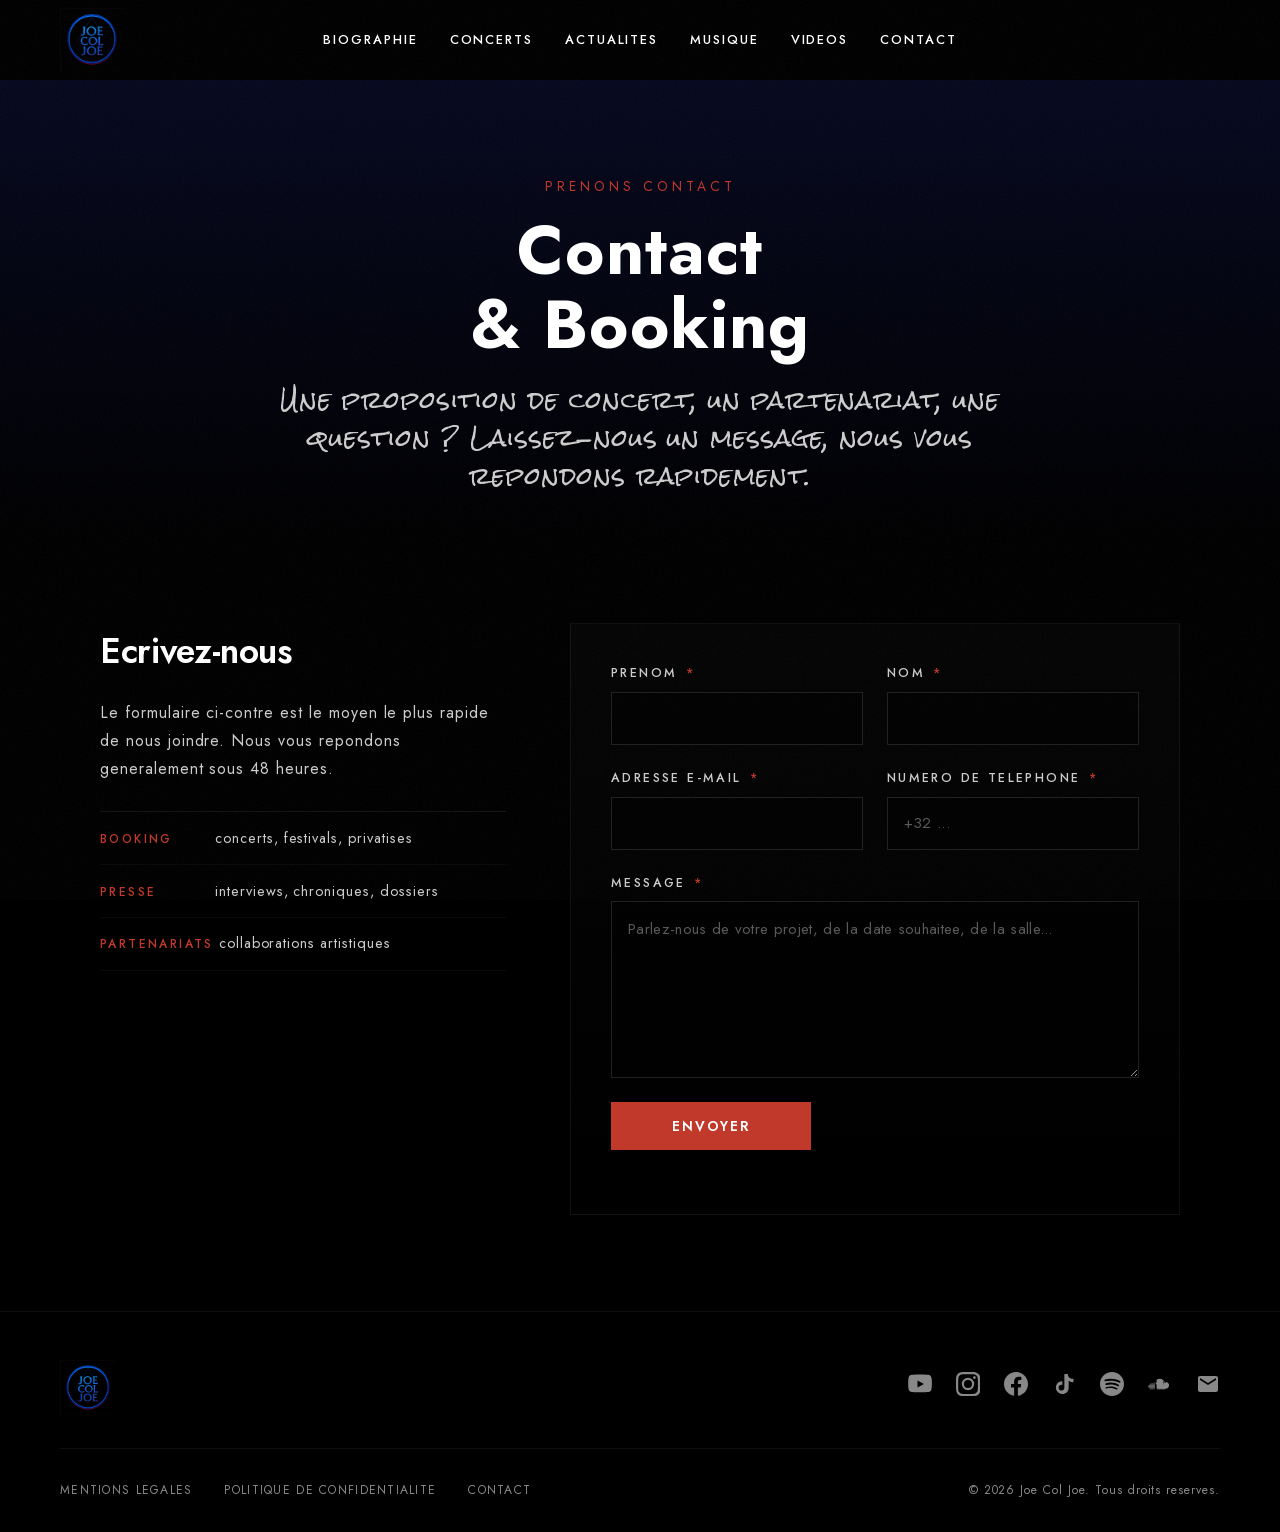
<file: contact.html>
<!DOCTYPE html>
<html lang="fr">
<head>
  <meta charset="UTF-8">
  <meta name="viewport" content="width=device-width, initial-scale=1.0">
  <title>Contact &amp; Booking | Joe Col Joe</title>
  <meta name="description" content="Contactez Joe Col Joe pour une demande de booking, un partenariat ou toute autre question. Reponse rapide assuree.">
  <link rel="canonical" href="https://joecoljoe.com/contact.html">

  <!-- Open Graph -->
  <meta property="og:title" content="Contact &amp; Booking | Joe Col Joe">
  <meta property="og:description" content="Prenez contact avec Joe Col Joe : booking, presse, partenariats, questions.">
  <meta property="og:type" content="website">
  <meta property="og:locale" content="fr_BE">

  <!-- Preconnect -->
  <!-- Custom CSS -->
  <link rel="preload" as="font" type="font/woff2" href="assets/fonts/jost-latin.woff2" crossorigin>
  <link rel="stylesheet" href="css/style.css">
</head>
<body>

  <!-- ============ LOADER ============ -->
  <div id="loader" class="loader">
    <picture><source srcset="assets/logo_joecoljoe.webp" type="image/webp"><img src="assets/logo_joecoljoe.png" alt="Joe Col Joe" class="loader__logo" width="160" height="160"></picture>
  </div>

  <!-- ============ CUSTOM CURSOR ============ -->
  <div class="cursor-dot" id="cursorDot"></div>
  <div class="cursor-outline" id="cursorOutline"></div>

  <!-- ============ HEADER ============ -->
  <header class="header" id="header">
    <nav class="header__nav">
      <a href="index.html" class="header__logo" id="headerLogo">
        <picture><source srcset="assets/logo_joecoljoe.webp" type="image/webp"><img src="assets/logo_joecoljoe.png" alt="Joe Col Joe" class="header__logo-img" width="64" height="64"></picture>
      </a>

      <div class="header__menu">
        <a href="biographie.html" class="header__link">Biographie</a>
        <a href="index.html#concerts" class="header__link">Concerts</a>
        <a href="blog.html" class="header__link">Actualites</a>
        <a href="index.html#musique" class="header__link">Musique</a>
        <a href="index.html#videos" class="header__link">Videos</a>
        <a href="contact.html" class="header__link">Contact</a>
      </div>

      <button class="header__hamburger" id="hamburger" aria-label="Menu">
        <span></span>
        <span></span>
        <span></span>
      </button>
    </nav>

    <div class="mobile-menu" id="mobileMenu">
      <a href="biographie.html" class="mobile-menu__link">Biographie</a>
      <a href="index.html#concerts" class="mobile-menu__link">Concerts</a>
      <a href="blog.html" class="mobile-menu__link">Actualites</a>
      <a href="index.html#musique" class="mobile-menu__link">Musique</a>
      <a href="index.html#videos" class="mobile-menu__link">Videos</a>
      <a href="contact.html" class="mobile-menu__link">Contact</a>
    </div>
  </header>

  <!-- ============ CONTACT HERO ============ -->
  <section class="bio-hero">
    <div class="bio-hero__bg"></div>
    <div class="container">
      <p class="bio-hero__eyebrow">Prenons contact</p>
      <h1 class="bio-hero__title">Contact<br><span class="bio-hero__title-alt">&amp; Booking</span></h1>
      <p class="bio-hero__tagline">
        Une proposition de concert, un partenariat, une question ?
        Laissez-nous un message, nous vous repondons rapidement.
      </p>
    </div>
  </section>

  <!-- ============ CONTACT FORM ============ -->
  <section class="contact">
    <div class="container">
      <div class="contact__layout">

        <div class="contact__intro" data-animate="fade-up">
          <h2 class="contact__title">Ecrivez-nous</h2>
          <p class="contact__text">
            Le formulaire ci-contre est le moyen le plus rapide de nous joindre.
            Nous vous repondons generalement sous 48 heures.
          </p>
          <ul class="contact__info">
            <li><span>Booking</span> concerts, festivals, privatises</li>
            <li><span>Presse</span> interviews, chroniques, dossiers</li>
            <li><span>Partenariats</span> collaborations artistiques</li>
          </ul>
        </div>

        <!-- Hidden iframe — form target to avoid page redirect -->
        <iframe name="contactSink" class="contact__sink" aria-hidden="true" tabindex="-1"></iframe>

        <form
          id="contactForm"
          class="contact__form"
          method="POST"
          target="contactSink"
          data-ep="aHR0cHM6Ly9mb3Jtc3VibWl0LmNvLw=="
          data-to="am9lbGNvbGxldDFAZ21haWwuY29t"
          data-animate="fade-up">

          <!-- FormSubmit config -->
          <input type="hidden" name="_subject" value="Nouveau contact via joecoljoe.com">
          <input type="hidden" name="_template" value="table">
          <input type="hidden" name="_captcha" value="false">
          <!-- Honeypot anti-spam -->
          <input type="text" name="_honey" style="display:none" tabindex="-1" autocomplete="off">

          <div class="contact__row">
            <div class="contact__field">
              <label for="firstname">Prenom <span>*</span></label>
              <input type="text" id="firstname" name="Prenom" required autocomplete="given-name">
            </div>
            <div class="contact__field">
              <label for="lastname">Nom <span>*</span></label>
              <input type="text" id="lastname" name="Nom" required autocomplete="family-name">
            </div>
          </div>

          <div class="contact__row">
            <div class="contact__field">
              <label for="email">Adresse e-mail <span>*</span></label>
              <input type="email" id="email" name="Email" required autocomplete="email">
            </div>
            <div class="contact__field">
              <label for="phone">Numero de telephone <span>*</span></label>
              <input type="tel" id="phone" name="Telephone" required autocomplete="tel" placeholder="+32 ...">
            </div>
          </div>

          <div class="contact__field">
            <label for="message">Message <span>*</span></label>
            <textarea id="message" name="Message" rows="6" required placeholder="Parlez-nous de votre projet, de la date souhaitee, de la salle..."></textarea>
          </div>

          <div class="contact__submit">
            <button type="submit" class="btn btn--primary contact__btn" id="contactSubmit">Envoyer</button>
          </div>

          <div class="contact__feedback" id="contactFeedback" role="status" aria-live="polite"></div>

        </form>

      </div>
    </div>
  </section>

  <!-- ============ FOOTER ============ -->
  <footer class="footer">
    <div class="container">
      <div class="footer__top">
        <div class="footer__logo">
          <picture><source srcset="assets/logo_joecoljoe.webp" type="image/webp"><img src="assets/logo_joecoljoe.png" alt="Joe Col Joe" width="56" height="56"></picture>
        </div>
        <div class="footer__social">
          <a href="https://youtube.com/@joecoljoe" target="_blank" rel="noopener" class="footer__social-link" aria-label="YouTube">
            <svg viewBox="0 0 24 24" width="24" height="24" fill="currentColor"><path d="M23.5 6.2s-.2-1.7-1-2.4c-.9-1-1.9-1-2.4-1.1C16.8 2.4 12 2.4 12 2.4s-4.8 0-8.1.3c-.5.1-1.5.1-2.4 1.1-.8.7-1 2.4-1 2.4S.2 8.3.2 10.4v2c0 2.1.3 4.2.3 4.2s.2 1.7 1 2.4c.9 1 2.1.9 2.6 1 1.9.2 8 .3 8 .3s4.8 0 8.1-.3c.5-.1 1.5-.1 2.4-1.1.8-.7 1-2.4 1-2.4s.3-2.1.3-4.2v-2c0-2.1-.3-4.2-.3-4.2zM9.5 15.6V8.4l6.5 3.6-6.5 3.6z"/></svg>
          </a>
          <a href="https://www.instagram.com/joecoljoe" target="_blank" rel="noopener" class="footer__social-link" aria-label="Instagram">
            <svg viewBox="0 0 24 24" width="24" height="24" fill="currentColor"><path d="M12 2.2c3.2 0 3.6 0 4.9.1 1.2.1 1.8.2 2.2.4.6.2 1 .5 1.4.9.4.4.7.8.9 1.4.2.4.3 1 .4 2.2.1 1.3.1 1.7.1 4.9s0 3.6-.1 4.9c-.1 1.2-.2 1.8-.4 2.2-.2.6-.5 1-.9 1.4-.4.4-.8.7-1.4.9-.4.2-1 .3-2.2.4-1.3.1-1.7.1-4.9.1s-3.6 0-4.9-.1c-1.2-.1-1.8-.2-2.2-.4-.6-.2-1-.5-1.4-.9-.4-.4-.7-.8-.9-1.4-.2-.4-.3-1-.4-2.2C2.2 15.6 2.2 15.2 2.2 12s0-3.6.1-4.9c.1-1.2.2-1.8.4-2.2.2-.6.5-1 .9-1.4.4-.4.8-.7 1.4-.9.4-.2 1-.3 2.2-.4C8.4 2.2 8.8 2.2 12 2.2zM12 0C8.7 0 8.3 0 7 .1 5.7.1 4.8.3 4 .6c-.8.3-1.5.7-2.2 1.4C1.1 2.7.7 3.4.4 4.2.1 5 0 5.9 0 7.2 0 8.5 0 8.9 0 12.2s0 3.7.1 5c.1 1.3.3 2.2.6 3 .3.8.7 1.5 1.4 2.2.7.7 1.4 1.1 2.2 1.4.8.3 1.7.5 3 .6 1.3.1 1.7.1 5 .1s3.7 0 5-.1c1.3-.1 2.2-.3 3-.6.8-.3 1.5-.7 2.2-1.4.7-.7 1.1-1.4 1.4-2.2.3-.8.5-1.7.6-3 .1-1.3.1-1.7.1-5s0-3.7-.1-5c-.1-1.3-.3-2.2-.6-3-.3-.8-.7-1.5-1.4-2.2C21.3 1.1 20.6.7 19.8.4 19 .1 18.1 0 16.8 0 15.5 0 15.1 0 12 0zm0 5.8a6.2 6.2 0 100 12.4 6.2 6.2 0 000-12.4zM12 16a4 4 0 110-8 4 4 0 010 8zm6.4-11.8a1.4 1.4 0 100 2.8 1.4 1.4 0 000-2.8z"/></svg>
          </a>
          <a href="https://www.facebook.com/joecoljoepro/" target="_blank" rel="noopener" class="footer__social-link" aria-label="Facebook">
            <svg viewBox="0 0 24 24" width="24" height="24" fill="currentColor"><path d="M24 12C24 5.373 18.627 0 12 0S0 5.373 0 12c0 5.99 4.388 10.954 10.125 11.854V15.47H7.078V12h3.047V9.356c0-3.007 1.792-4.668 4.533-4.668 1.312 0 2.686.234 2.686.234v2.953H15.83c-1.491 0-1.956.925-1.956 1.874V12h3.328l-.532 3.47h-2.796v8.384C19.612 22.954 24 17.99 24 12z"/></svg>
          </a>
          <a href="https://www.tiktok.com/@joecoljoe" target="_blank" rel="noopener" class="footer__social-link" aria-label="TikTok">
            <svg viewBox="0 0 24 24" width="24" height="24" fill="currentColor"><path d="M19.59 6.69a4.83 4.83 0 01-3.77-4.25V2h-3.45v13.67a2.89 2.89 0 01-5.2 1.74 2.89 2.89 0 012.31-4.64 2.93 2.93 0 01.88.13V9.4a6.84 6.84 0 00-1-.07A6.33 6.33 0 005.8 20.1a6.34 6.34 0 0010.86-4.43v-7a8.16 8.16 0 004.77 1.52v-3.4a4.85 4.85 0 01-1.84-.1z"/></svg>
          </a>
          <a href="https://open.spotify.com/artist/0KW8tMeg9C7jIeQ2WyWqYN" target="_blank" rel="noopener" class="footer__social-link" aria-label="Spotify">
            <svg viewBox="0 0 24 24" width="24" height="24" fill="currentColor"><path d="M12 0C5.4 0 0 5.4 0 12s5.4 12 12 12 12-5.4 12-12S18.6 0 12 0zm5.5 17.3c-.2.3-.6.4-1 .2-2.7-1.6-6-2-10-1.1-.4.1-.8-.1-.9-.5-.1-.4.1-.8.5-.9 4.3-1 8.1-.6 11.1 1.2.4.2.5.7.3 1.1zm1.5-3.3c-.3.4-.8.5-1.2.3-3.1-1.9-7.7-2.4-11.3-1.3-.5.1-1-.1-1.1-.6-.1-.5.1-1 .6-1.1 4.1-1.3 9.2-.7 12.7 1.5.3.2.5.7.3 1.2zm.1-3.4c-3.7-2.2-9.8-2.4-13.3-1.3-.5.2-1.1-.1-1.3-.6-.2-.5.1-1.1.6-1.3 4-1.2 10.7-1 14.9 1.5.5.3.6.9.4 1.4-.3.5-.9.6-1.3.3z"/></svg>
          </a>
          <a href="https://soundcloud.com/joe-col-music" target="_blank" rel="noopener" class="footer__social-link" aria-label="SoundCloud">
            <svg viewBox="0 0 24 24" width="24" height="24" fill="currentColor"><path d="M1.175 12.225c-.051 0-.094.046-.101.1l-.233 2.154.233 2.113c.007.058.05.098.101.098.05 0 .09-.04.099-.098l.255-2.113-.27-2.154c0-.057-.045-.1-.09-.1m-.899.828c-.05 0-.09.04-.099.1L0 14.479l.177 1.293c0 .053.05.1.099.1.05 0 .09-.047.099-.1l.208-1.293-.208-1.326c-.01-.06-.05-.1-.099-.1m1.83-1.89c-.064 0-.115.052-.123.122l-.22 3.205.22 3.105c.008.07.059.121.123.121.063 0 .114-.051.124-.121l.249-3.105-.25-3.205c-.009-.07-.06-.121-.123-.121m.9-.121c-.066 0-.12.054-.127.124l-.208 3.326.208 3.182c.007.071.061.122.128.122.065 0 .118-.051.126-.122l.237-3.182-.237-3.326c-.008-.07-.061-.124-.126-.124m.898.23c-.073 0-.133.06-.14.134l-.196 3.096.196 3.142c.007.073.067.132.14.132.073 0 .133-.059.14-.132l.222-3.142-.222-3.096c-.007-.074-.066-.134-.14-.134m.908-.33c-.081 0-.148.067-.153.15l-.18 3.411.18 3.086c.006.083.072.148.153.148.082 0 .146-.065.152-.148l.203-3.086-.203-3.411c-.006-.083-.07-.15-.152-.15m.914-.263c-.09 0-.162.072-.168.167l-.168 3.513.168 3.063c.006.094.078.166.168.166.089 0 .16-.072.167-.166l.19-3.063-.19-3.513c-.006-.095-.078-.167-.167-.167m1.041-.156c-.006-.1-.086-.179-.187-.179-.1 0-.181.079-.187.179l-.16 3.716.16 3.024c.006.099.086.177.187.177.1 0 .18-.078.187-.177l.182-3.024-.182-3.716m.912.022c-.101 0-.194.093-.2.195L9.35 14.46l.13 3.014c.006.103.095.193.198.193.103 0 .193-.09.2-.193l.147-3.014-.148-3.717c-.006-.102-.096-.195-.2-.195m.912.196c-.113 0-.207.1-.214.214l-.109 3.502.109 2.996c.006.113.1.211.214.211.113 0 .207-.098.214-.211l.124-2.996-.124-3.502c-.007-.114-.1-.214-.214-.214m.923.195c-.123 0-.222.106-.227.229l-.09 3.306.09 2.978c.006.123.105.227.227.227.122 0 .221-.104.228-.227l.103-2.978-.103-3.306c-.007-.123-.106-.229-.228-.229m.928-.088c-.133 0-.24.115-.245.247l-.07 3.394.07 2.958c.006.133.112.245.245.245.133 0 .24-.113.245-.245l.08-2.958-.08-3.394c-.005-.133-.112-.247-.245-.247m.947-.089c-.143 0-.257.124-.26.267l-.05 3.305.05 2.941c.003.143.117.264.26.264s.257-.121.26-.264l.057-2.941-.057-3.305c-.003-.143-.117-.267-.26-.267m.942.088c-.154 0-.278.133-.281.29l-.032 3.194.032 2.924c.003.157.127.287.281.287.154 0 .278-.13.281-.287l.037-2.924-.037-3.194c-.003-.156-.127-.29-.281-.29m.955-.353c-.167 0-.302.145-.305.315l-.016 3.532.016 2.909c.003.17.138.311.305.311.167 0 .302-.141.305-.311l.019-2.909-.019-3.532c-.003-.17-.138-.315-.305-.315m.96-.44c-.179 0-.322.154-.325.339l-.006 3.947.006 2.892c.003.186.146.334.325.334s.322-.148.325-.334l.006-2.892-.006-3.947c-.003-.185-.146-.339-.325-.339m.977-.14c-.19 0-.341.161-.344.363L14.74 14.4l.001 2.878c.003.202.155.365.344.365.19 0 .341-.163.344-.365l.003-2.878-.003-5.195c-.003-.202-.155-.363-.344-.363m2.6 2.067c-.38 0-.748.075-1.084.211-.221-2.49-2.291-4.447-4.826-4.447-1.061 0-2.036.336-2.825.914-.331.242-.342.477-.343.748v7.897c0 .247.193.452.44.482l8.638.006c1.881 0 3.397-1.538 3.397-3.409 0-1.884-1.515-3.402-3.397-3.402"/></svg>
          </a>
          <a href="mailto:joecoljoe@yahoo.com" class="footer__social-link" aria-label="Email">
            <svg viewBox="0 0 24 24" width="24" height="24" fill="currentColor"><path d="M20 4H4c-1.1 0-1.99.9-1.99 2L2 18c0 1.1.9 2 2 2h16c1.1 0 2-.9 2-2V6c0-1.1-.9-2-2-2zm0 4l-8 5-8-5V6l8 5 8-5v2z"/></svg>
          </a>
        </div>
      </div>
      <div class="footer__bottom">
        <div class="footer__links">
          <a href="mentions-legales.html">Mentions legales</a>
          <a href="politique-confidentialite.html">Politique de confidentialite</a>
          <a href="contact.html">Contact</a>
        </div>
        <p class="footer__copy">&copy; 2026 Joe Col Joe. Tous droits reserves.</p>
      </div>
    </div>
  </footer>

  <!-- Scripts -->
  <script src="assets/vendor/swiper-bundle.min.js" defer></script>

  <script src="js/main.js" defer></script>
  <script src="js/contact.js" defer></script>
</body>
</html>
</file>
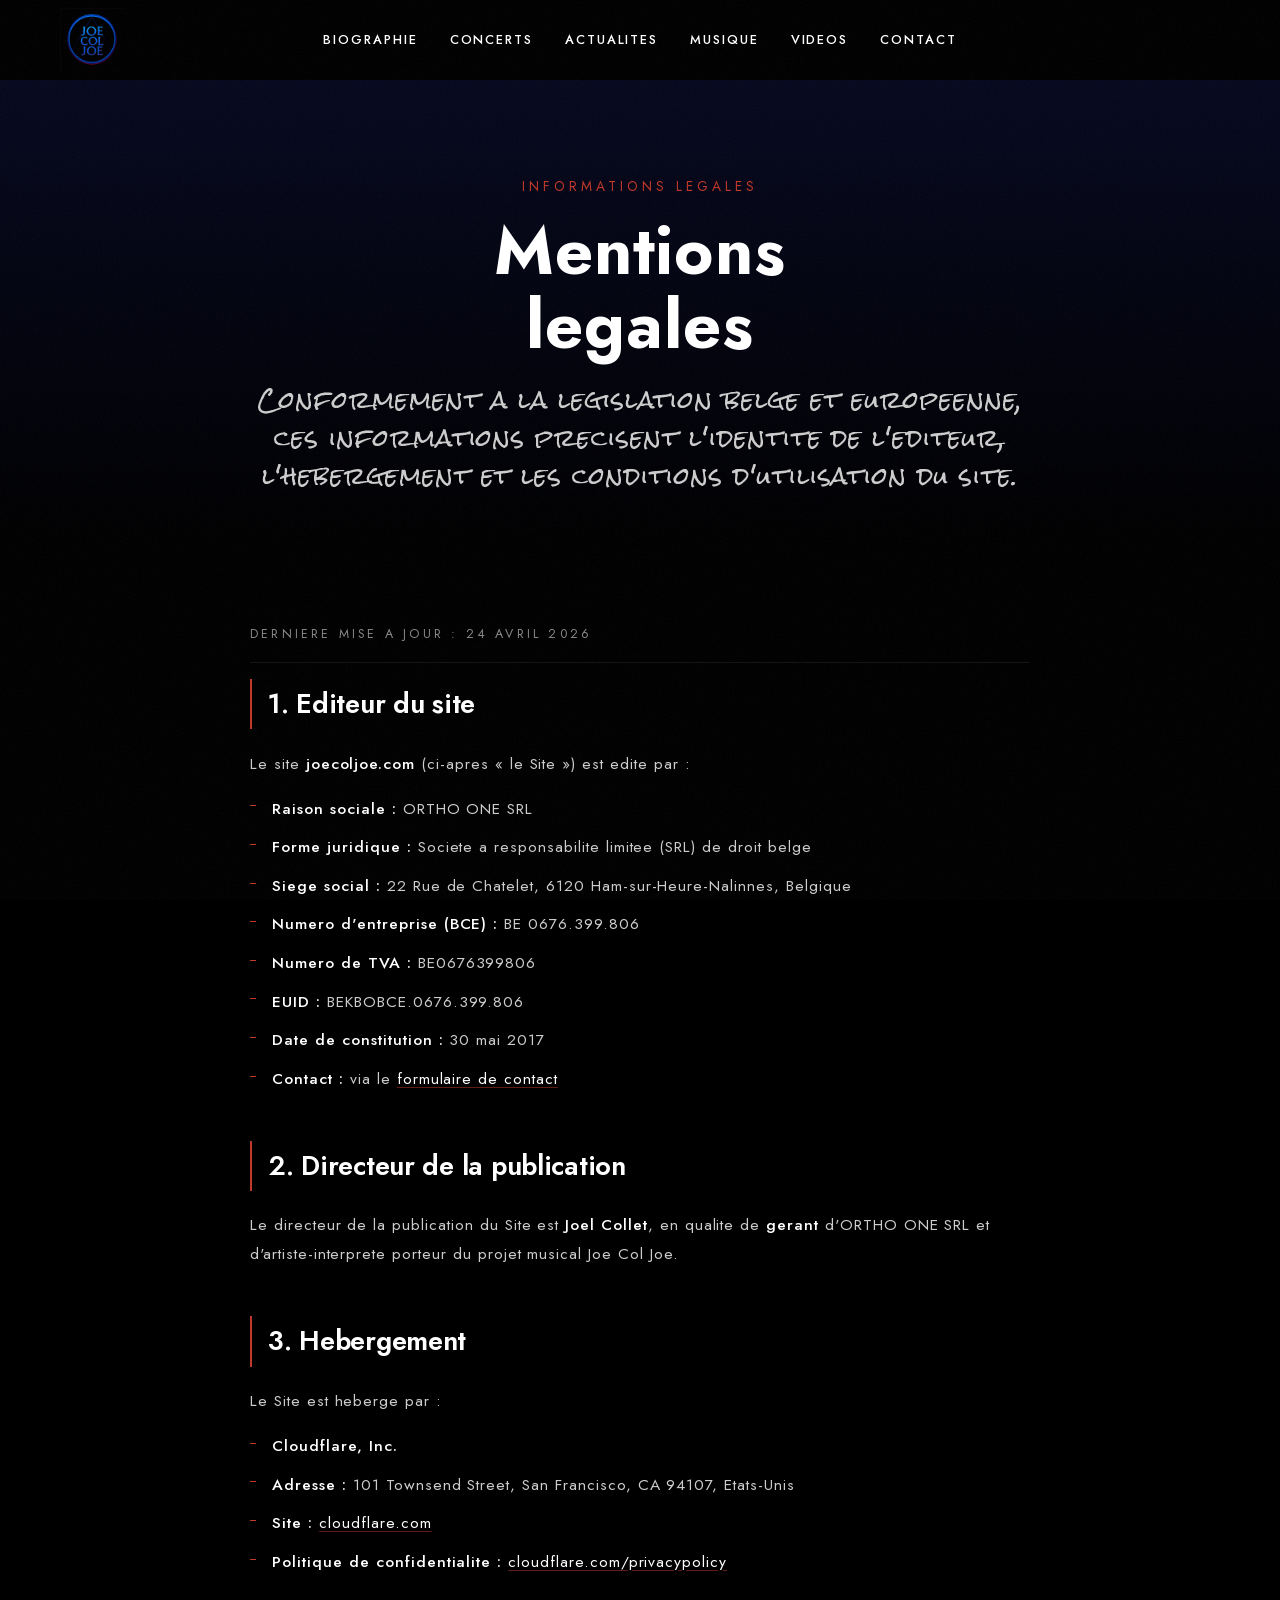
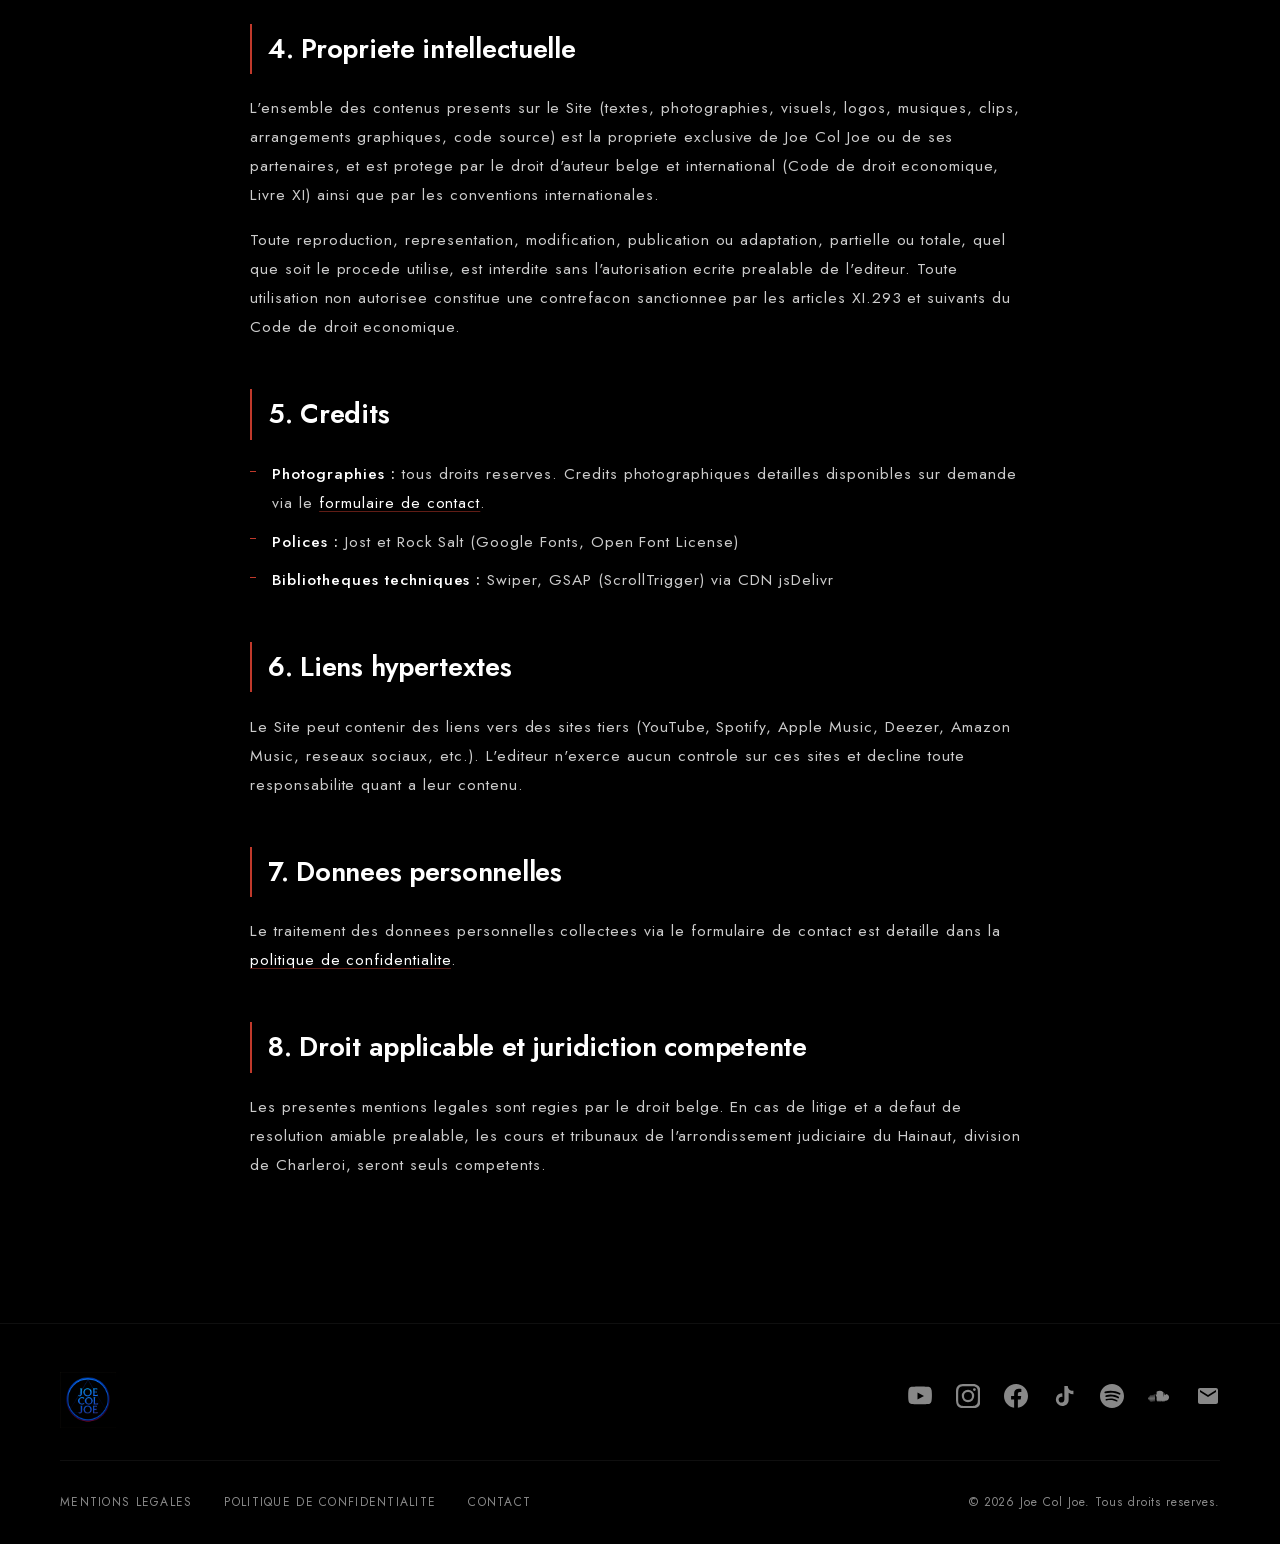
<file: mentions-legales.html>
<!DOCTYPE html>
<html lang="fr">
<head>
  <meta charset="UTF-8">
  <meta name="viewport" content="width=device-width, initial-scale=1.0">
  <title>Mentions legales | Joe Col Joe</title>
  <meta name="description" content="Mentions legales du site officiel de Joe Col Joe : identification de l'editeur, hebergement, propriete intellectuelle.">
  <meta name="robots" content="index, follow">
  <link rel="canonical" href="https://joecoljoe.com/mentions-legales.html">

  <!-- Preconnect -->
  <!-- Custom CSS -->
  <link rel="preload" as="font" type="font/woff2" href="assets/fonts/jost-latin.woff2" crossorigin>
  <link rel="stylesheet" href="css/style.css">
</head>
<body>

  <!-- ============ LOADER ============ -->
  <div id="loader" class="loader">
    <picture><source srcset="assets/logo_joecoljoe.webp" type="image/webp"><img src="assets/logo_joecoljoe.png" alt="Joe Col Joe" class="loader__logo" width="160" height="160"></picture>
  </div>

  <!-- ============ CUSTOM CURSOR ============ -->
  <div class="cursor-dot" id="cursorDot"></div>
  <div class="cursor-outline" id="cursorOutline"></div>

  <!-- ============ HEADER ============ -->
  <header class="header" id="header">
    <nav class="header__nav">
      <a href="index.html" class="header__logo" id="headerLogo">
        <picture><source srcset="assets/logo_joecoljoe.webp" type="image/webp"><img src="assets/logo_joecoljoe.png" alt="Joe Col Joe" class="header__logo-img" width="64" height="64"></picture>
      </a>

      <div class="header__menu">
        <a href="biographie.html" class="header__link">Biographie</a>
        <a href="index.html#concerts" class="header__link">Concerts</a>
        <a href="blog.html" class="header__link">Actualites</a>
        <a href="index.html#musique" class="header__link">Musique</a>
        <a href="index.html#videos" class="header__link">Videos</a>
        <a href="contact.html" class="header__link">Contact</a>
      </div>

      <button class="header__hamburger" id="hamburger" aria-label="Menu">
        <span></span>
        <span></span>
        <span></span>
      </button>
    </nav>

    <div class="mobile-menu" id="mobileMenu">
      <a href="biographie.html" class="mobile-menu__link">Biographie</a>
      <a href="index.html#concerts" class="mobile-menu__link">Concerts</a>
      <a href="blog.html" class="mobile-menu__link">Actualites</a>
      <a href="index.html#musique" class="mobile-menu__link">Musique</a>
      <a href="index.html#videos" class="mobile-menu__link">Videos</a>
      <a href="contact.html" class="mobile-menu__link">Contact</a>
    </div>
  </header>

  <!-- ============ HERO ============ -->
  <section class="bio-hero">
    <div class="bio-hero__bg"></div>
    <div class="container">
      <p class="bio-hero__eyebrow">Informations legales</p>
      <h1 class="bio-hero__title">Mentions<br><span class="bio-hero__title-alt">legales</span></h1>
      <p class="bio-hero__tagline">
        Conformement a la legislation belge et europeenne, ces informations precisent
        l'identite de l'editeur, l'hebergement et les conditions d'utilisation du site.
      </p>
    </div>
  </section>

  <!-- ============ LEGAL CONTENT ============ -->
  <article class="legal">
    <div class="container legal__wrap">

      <p class="legal__meta">Derniere mise a jour : <time datetime="2026-04-24">24 avril 2026</time></p>

      <section>
        <h2>1. Editeur du site</h2>
        <p>
          Le site <strong>joecoljoe.com</strong> (ci-apres « le Site ») est edite par :
        </p>
        <ul>
          <li><strong>Raison sociale :</strong> ORTHO ONE SRL</li>
          <li><strong>Forme juridique :</strong> Societe a responsabilite limitee (SRL) de droit belge</li>
          <li><strong>Siege social :</strong> 22 Rue de Chatelet, 6120 Ham-sur-Heure-Nalinnes, Belgique</li>
          <li><strong>Numero d'entreprise (BCE) :</strong> BE 0676.399.806</li>
          <li><strong>Numero de TVA :</strong> BE0676399806</li>
          <li><strong>EUID :</strong> BEKBOBCE.0676.399.806</li>
          <li><strong>Date de constitution :</strong> 30 mai 2017</li>
          <li><strong>Contact :</strong> via le <a href="contact.html">formulaire de contact</a></li>
        </ul>
      </section>

      <section>
        <h2>2. Directeur de la publication</h2>
        <p>
          Le directeur de la publication du Site est <strong>Joel Collet</strong>, en qualite de
          <strong>gerant</strong> d'ORTHO ONE SRL et d'artiste-interprete porteur du projet musical
          Joe Col Joe.
        </p>
      </section>

      <section>
        <h2>3. Hebergement</h2>
        <p>
          Le Site est heberge par :
        </p>
        <ul>
          <li><strong>Cloudflare, Inc.</strong></li>
          <li><strong>Adresse :</strong> 101 Townsend Street, San Francisco, CA 94107, Etats-Unis</li>
          <li><strong>Site :</strong> <a href="https://www.cloudflare.com" target="_blank" rel="noopener">cloudflare.com</a></li>
          <li><strong>Politique de confidentialite :</strong> <a href="https://www.cloudflare.com/privacypolicy/" target="_blank" rel="noopener">cloudflare.com/privacypolicy</a></li>
        </ul>
      </section>

      <section>
        <h2>4. Propriete intellectuelle</h2>
        <p>
          L'ensemble des contenus presents sur le Site (textes, photographies, visuels, logos, musiques,
          clips, arrangements graphiques, code source) est la propriete exclusive de Joe Col Joe ou de
          ses partenaires, et est protege par le droit d'auteur belge et international (Code de droit
          economique, Livre XI) ainsi que par les conventions internationales.
        </p>
        <p>
          Toute reproduction, representation, modification, publication ou adaptation, partielle ou
          totale, quel que soit le procede utilise, est interdite sans l'autorisation ecrite prealable
          de l'editeur. Toute utilisation non autorisee constitue une contrefacon sanctionnee par les
          articles XI.293 et suivants du Code de droit economique.
        </p>
      </section>

      <section>
        <h2>5. Credits</h2>
        <ul>
          <li><strong>Photographies :</strong> tous droits reserves. Credits photographiques detailles disponibles sur demande via le <a href="contact.html">formulaire de contact</a>.</li>
          <li><strong>Polices :</strong> Jost et Rock Salt (Google Fonts, Open Font License)</li>
          <li><strong>Bibliotheques techniques :</strong> Swiper, GSAP (ScrollTrigger) via CDN jsDelivr</li>
        </ul>
      </section>

      <section>
        <h2>6. Liens hypertextes</h2>
        <p>
          Le Site peut contenir des liens vers des sites tiers (YouTube, Spotify, Apple Music, Deezer,
          Amazon Music, reseaux sociaux, etc.). L'editeur n'exerce aucun controle sur ces sites et
          decline toute responsabilite quant a leur contenu.
        </p>
      </section>

      <section>
        <h2>7. Donnees personnelles</h2>
        <p>
          Le traitement des donnees personnelles collectees via le formulaire de contact est detaille
          dans la <a href="politique-confidentialite.html">politique de confidentialite</a>.
        </p>
      </section>

      <section>
        <h2>8. Droit applicable et juridiction competente</h2>
        <p>
          Les presentes mentions legales sont regies par le droit belge. En cas de litige et a defaut
          de resolution amiable prealable, les cours et tribunaux de l'arrondissement judiciaire du
          Hainaut, division de Charleroi, seront seuls competents.
        </p>
      </section>

    </div>
  </article>

  <!-- ============ FOOTER ============ -->
  <footer class="footer">
    <div class="container">
      <div class="footer__top">
        <div class="footer__logo">
          <picture><source srcset="assets/logo_joecoljoe.webp" type="image/webp"><img src="assets/logo_joecoljoe.png" alt="Joe Col Joe" width="56" height="56"></picture>
        </div>
        <div class="footer__social">
          <a href="https://youtube.com/@joecoljoe" target="_blank" rel="noopener" class="footer__social-link" aria-label="YouTube">
            <svg viewBox="0 0 24 24" width="24" height="24" fill="currentColor"><path d="M23.5 6.2s-.2-1.7-1-2.4c-.9-1-1.9-1-2.4-1.1C16.8 2.4 12 2.4 12 2.4s-4.8 0-8.1.3c-.5.1-1.5.1-2.4 1.1-.8.7-1 2.4-1 2.4S.2 8.3.2 10.4v2c0 2.1.3 4.2.3 4.2s.2 1.7 1 2.4c.9 1 2.1.9 2.6 1 1.9.2 8 .3 8 .3s4.8 0 8.1-.3c.5-.1 1.5-.1 2.4-1.1.8-.7 1-2.4 1-2.4s.3-2.1.3-4.2v-2c0-2.1-.3-4.2-.3-4.2zM9.5 15.6V8.4l6.5 3.6-6.5 3.6z"/></svg>
          </a>
          <a href="https://www.instagram.com/joecoljoe" target="_blank" rel="noopener" class="footer__social-link" aria-label="Instagram">
            <svg viewBox="0 0 24 24" width="24" height="24" fill="currentColor"><path d="M12 2.2c3.2 0 3.6 0 4.9.1 1.2.1 1.8.2 2.2.4.6.2 1 .5 1.4.9.4.4.7.8.9 1.4.2.4.3 1 .4 2.2.1 1.3.1 1.7.1 4.9s0 3.6-.1 4.9c-.1 1.2-.2 1.8-.4 2.2-.2.6-.5 1-.9 1.4-.4.4-.8.7-1.4.9-.4.2-1 .3-2.2.4-1.3.1-1.7.1-4.9.1s-3.6 0-4.9-.1c-1.2-.1-1.8-.2-2.2-.4-.6-.2-1-.5-1.4-.9-.4-.4-.7-.8-.9-1.4-.2-.4-.3-1-.4-2.2C2.2 15.6 2.2 15.2 2.2 12s0-3.6.1-4.9c.1-1.2.2-1.8.4-2.2.2-.6.5-1 .9-1.4.4-.4.8-.7 1.4-.9.4-.2 1-.3 2.2-.4C8.4 2.2 8.8 2.2 12 2.2zM12 0C8.7 0 8.3 0 7 .1 5.7.1 4.8.3 4 .6c-.8.3-1.5.7-2.2 1.4C1.1 2.7.7 3.4.4 4.2.1 5 0 5.9 0 7.2 0 8.5 0 8.9 0 12.2s0 3.7.1 5c.1 1.3.3 2.2.6 3 .3.8.7 1.5 1.4 2.2.7.7 1.4 1.1 2.2 1.4.8.3 1.7.5 3 .6 1.3.1 1.7.1 5 .1s3.7 0 5-.1c1.3-.1 2.2-.3 3-.6.8-.3 1.5-.7 2.2-1.4.7-.7 1.1-1.4 1.4-2.2.3-.8.5-1.7.6-3 .1-1.3.1-1.7.1-5s0-3.7-.1-5c-.1-1.3-.3-2.2-.6-3-.3-.8-.7-1.5-1.4-2.2C21.3 1.1 20.6.7 19.8.4 19 .1 18.1 0 16.8 0 15.5 0 15.1 0 12 0zm0 5.8a6.2 6.2 0 100 12.4 6.2 6.2 0 000-12.4zM12 16a4 4 0 110-8 4 4 0 010 8zm6.4-11.8a1.4 1.4 0 100 2.8 1.4 1.4 0 000-2.8z"/></svg>
          </a>
          <a href="https://www.facebook.com/joecoljoepro/" target="_blank" rel="noopener" class="footer__social-link" aria-label="Facebook">
            <svg viewBox="0 0 24 24" width="24" height="24" fill="currentColor"><path d="M24 12C24 5.373 18.627 0 12 0S0 5.373 0 12c0 5.99 4.388 10.954 10.125 11.854V15.47H7.078V12h3.047V9.356c0-3.007 1.792-4.668 4.533-4.668 1.312 0 2.686.234 2.686.234v2.953H15.83c-1.491 0-1.956.925-1.956 1.874V12h3.328l-.532 3.47h-2.796v8.384C19.612 22.954 24 17.99 24 12z"/></svg>
          </a>
          <a href="https://www.tiktok.com/@joecoljoe" target="_blank" rel="noopener" class="footer__social-link" aria-label="TikTok">
            <svg viewBox="0 0 24 24" width="24" height="24" fill="currentColor"><path d="M19.59 6.69a4.83 4.83 0 01-3.77-4.25V2h-3.45v13.67a2.89 2.89 0 01-5.2 1.74 2.89 2.89 0 012.31-4.64 2.93 2.93 0 01.88.13V9.4a6.84 6.84 0 00-1-.07A6.33 6.33 0 005.8 20.1a6.34 6.34 0 0010.86-4.43v-7a8.16 8.16 0 004.77 1.52v-3.4a4.85 4.85 0 01-1.84-.1z"/></svg>
          </a>
          <a href="https://open.spotify.com/artist/0KW8tMeg9C7jIeQ2WyWqYN" target="_blank" rel="noopener" class="footer__social-link" aria-label="Spotify">
            <svg viewBox="0 0 24 24" width="24" height="24" fill="currentColor"><path d="M12 0C5.4 0 0 5.4 0 12s5.4 12 12 12 12-5.4 12-12S18.6 0 12 0zm5.5 17.3c-.2.3-.6.4-1 .2-2.7-1.6-6-2-10-1.1-.4.1-.8-.1-.9-.5-.1-.4.1-.8.5-.9 4.3-1 8.1-.6 11.1 1.2.4.2.5.7.3 1.1zm1.5-3.3c-.3.4-.8.5-1.2.3-3.1-1.9-7.7-2.4-11.3-1.3-.5.1-1-.1-1.1-.6-.1-.5.1-1 .6-1.1 4.1-1.3 9.2-.7 12.7 1.5.3.2.5.7.3 1.2zm.1-3.4c-3.7-2.2-9.8-2.4-13.3-1.3-.5.2-1.1-.1-1.3-.6-.2-.5.1-1.1.6-1.3 4-1.2 10.7-1 14.9 1.5.5.3.6.9.4 1.4-.3.5-.9.6-1.3.3z"/></svg>
          </a>
          <a href="https://soundcloud.com/joe-col-music" target="_blank" rel="noopener" class="footer__social-link" aria-label="SoundCloud">
            <svg viewBox="0 0 24 24" width="24" height="24" fill="currentColor"><path d="M1.175 12.225c-.051 0-.094.046-.101.1l-.233 2.154.233 2.113c.007.058.05.098.101.098.05 0 .09-.04.099-.098l.255-2.113-.27-2.154c0-.057-.045-.1-.09-.1m-.899.828c-.05 0-.09.04-.099.1L0 14.479l.177 1.293c0 .053.05.1.099.1.05 0 .09-.047.099-.1l.208-1.293-.208-1.326c-.01-.06-.05-.1-.099-.1m1.83-1.89c-.064 0-.115.052-.123.122l-.22 3.205.22 3.105c.008.07.059.121.123.121.063 0 .114-.051.124-.121l.249-3.105-.25-3.205c-.009-.07-.06-.121-.123-.121m.9-.121c-.066 0-.12.054-.127.124l-.208 3.326.208 3.182c.007.071.061.122.128.122.065 0 .118-.051.126-.122l.237-3.182-.237-3.326c-.008-.07-.061-.124-.126-.124m.898.23c-.073 0-.133.06-.14.134l-.196 3.096.196 3.142c.007.073.067.132.14.132.073 0 .133-.059.14-.132l.222-3.142-.222-3.096c-.007-.074-.066-.134-.14-.134m.908-.33c-.081 0-.148.067-.153.15l-.18 3.411.18 3.086c.006.083.072.148.153.148.082 0 .146-.065.152-.148l.203-3.086-.203-3.411c-.006-.083-.07-.15-.152-.15m.914-.263c-.09 0-.162.072-.168.167l-.168 3.513.168 3.063c.006.094.078.166.168.166.089 0 .16-.072.167-.166l.19-3.063-.19-3.513c-.006-.095-.078-.167-.167-.167m1.041-.156c-.006-.1-.086-.179-.187-.179-.1 0-.181.079-.187.179l-.16 3.716.16 3.024c.006.099.086.177.187.177.1 0 .18-.078.187-.177l.182-3.024-.182-3.716m.912.022c-.101 0-.194.093-.2.195L9.35 14.46l.13 3.014c.006.103.095.193.198.193.103 0 .193-.09.2-.193l.147-3.014-.148-3.717c-.006-.102-.096-.195-.2-.195m.912.196c-.113 0-.207.1-.214.214l-.109 3.502.109 2.996c.006.113.1.211.214.211.113 0 .207-.098.214-.211l.124-2.996-.124-3.502c-.007-.114-.1-.214-.214-.214m.923.195c-.123 0-.222.106-.227.229l-.09 3.306.09 2.978c.006.123.105.227.227.227.122 0 .221-.104.228-.227l.103-2.978-.103-3.306c-.007-.123-.106-.229-.228-.229m.928-.088c-.133 0-.24.115-.245.247l-.07 3.394.07 2.958c.006.133.112.245.245.245.133 0 .24-.113.245-.245l.08-2.958-.08-3.394c-.005-.133-.112-.247-.245-.247m.947-.089c-.143 0-.257.124-.26.267l-.05 3.305.05 2.941c.003.143.117.264.26.264s.257-.121.26-.264l.057-2.941-.057-3.305c-.003-.143-.117-.267-.26-.267m.942.088c-.154 0-.278.133-.281.29l-.032 3.194.032 2.924c.003.157.127.287.281.287.154 0 .278-.13.281-.287l.037-2.924-.037-3.194c-.003-.156-.127-.29-.281-.29m.955-.353c-.167 0-.302.145-.305.315l-.016 3.532.016 2.909c.003.17.138.311.305.311.167 0 .302-.141.305-.311l.019-2.909-.019-3.532c-.003-.17-.138-.315-.305-.315m.96-.44c-.179 0-.322.154-.325.339l-.006 3.947.006 2.892c.003.186.146.334.325.334s.322-.148.325-.334l.006-2.892-.006-3.947c-.003-.185-.146-.339-.325-.339m.977-.14c-.19 0-.341.161-.344.363L14.74 14.4l.001 2.878c.003.202.155.365.344.365.19 0 .341-.163.344-.365l.003-2.878-.003-5.195c-.003-.202-.155-.363-.344-.363m2.6 2.067c-.38 0-.748.075-1.084.211-.221-2.49-2.291-4.447-4.826-4.447-1.061 0-2.036.336-2.825.914-.331.242-.342.477-.343.748v7.897c0 .247.193.452.44.482l8.638.006c1.881 0 3.397-1.538 3.397-3.409 0-1.884-1.515-3.402-3.397-3.402"/></svg>
          </a>
          <a href="mailto:joecoljoe@yahoo.com" class="footer__social-link" aria-label="Email">
            <svg viewBox="0 0 24 24" width="24" height="24" fill="currentColor"><path d="M20 4H4c-1.1 0-1.99.9-1.99 2L2 18c0 1.1.9 2 2 2h16c1.1 0 2-.9 2-2V6c0-1.1-.9-2-2-2zm0 4l-8 5-8-5V6l8 5 8-5v2z"/></svg>
          </a>
        </div>
      </div>
      <div class="footer__bottom">
        <div class="footer__links">
          <a href="mentions-legales.html">Mentions legales</a>
          <a href="politique-confidentialite.html">Politique de confidentialite</a>
          <a href="contact.html">Contact</a>
        </div>
        <p class="footer__copy">&copy; 2026 Joe Col Joe. Tous droits reserves.</p>
      </div>
    </div>
  </footer>

  <!-- Scripts -->
  <script src="assets/vendor/swiper-bundle.min.js" defer></script>

  <script src="js/main.js" defer></script>
</body>
</html>
</file>
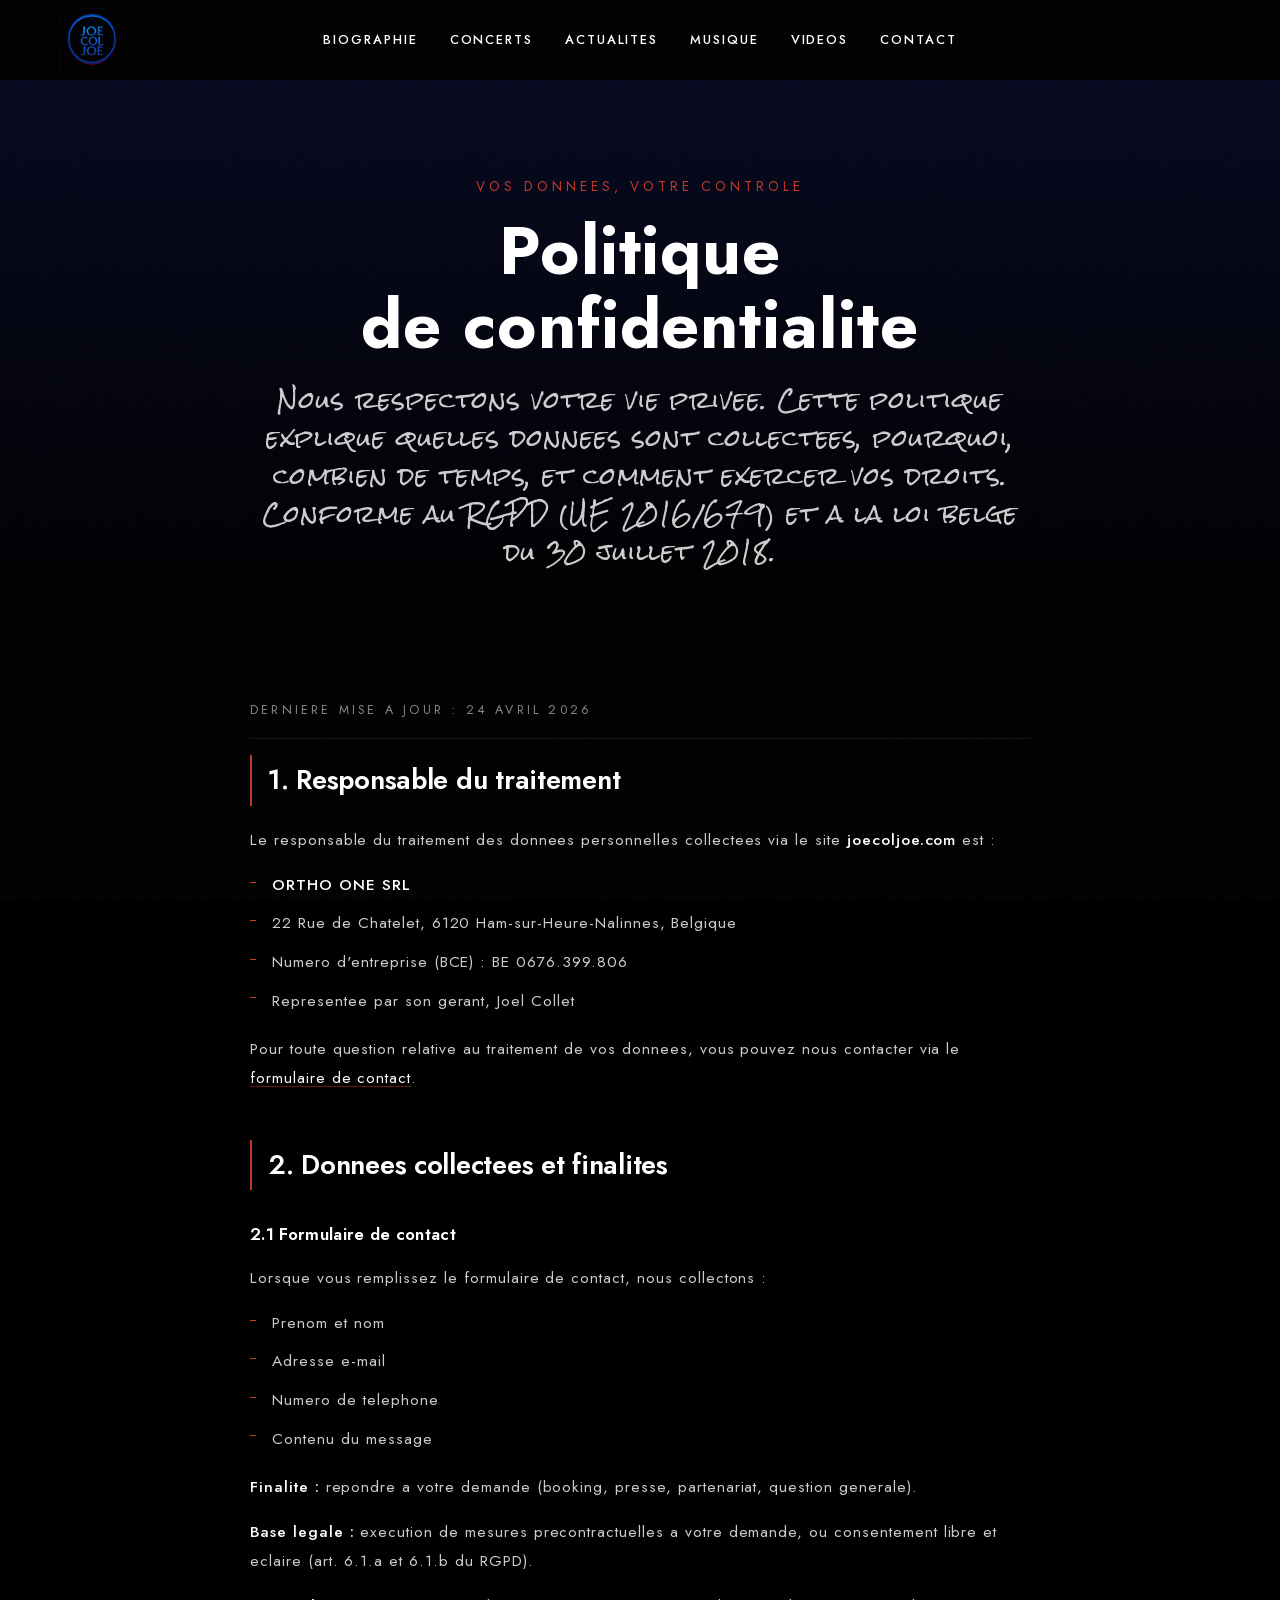
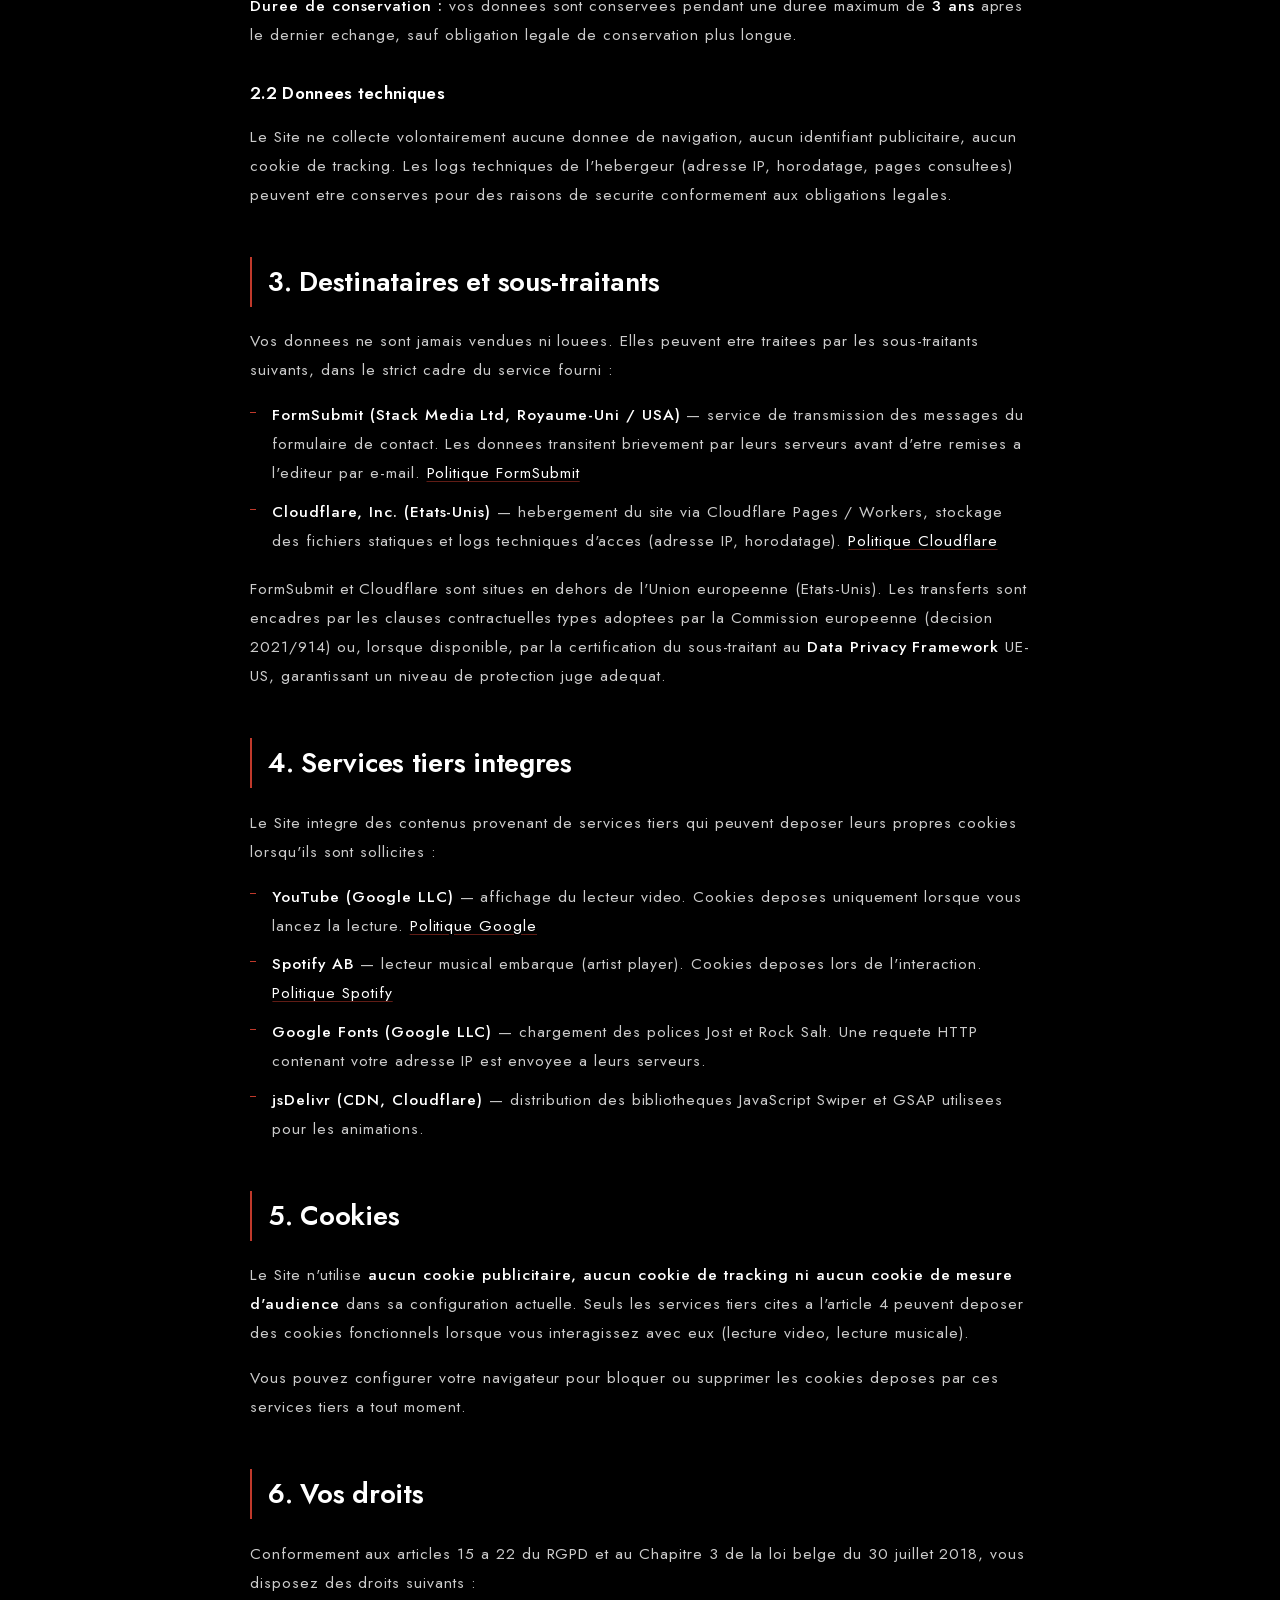
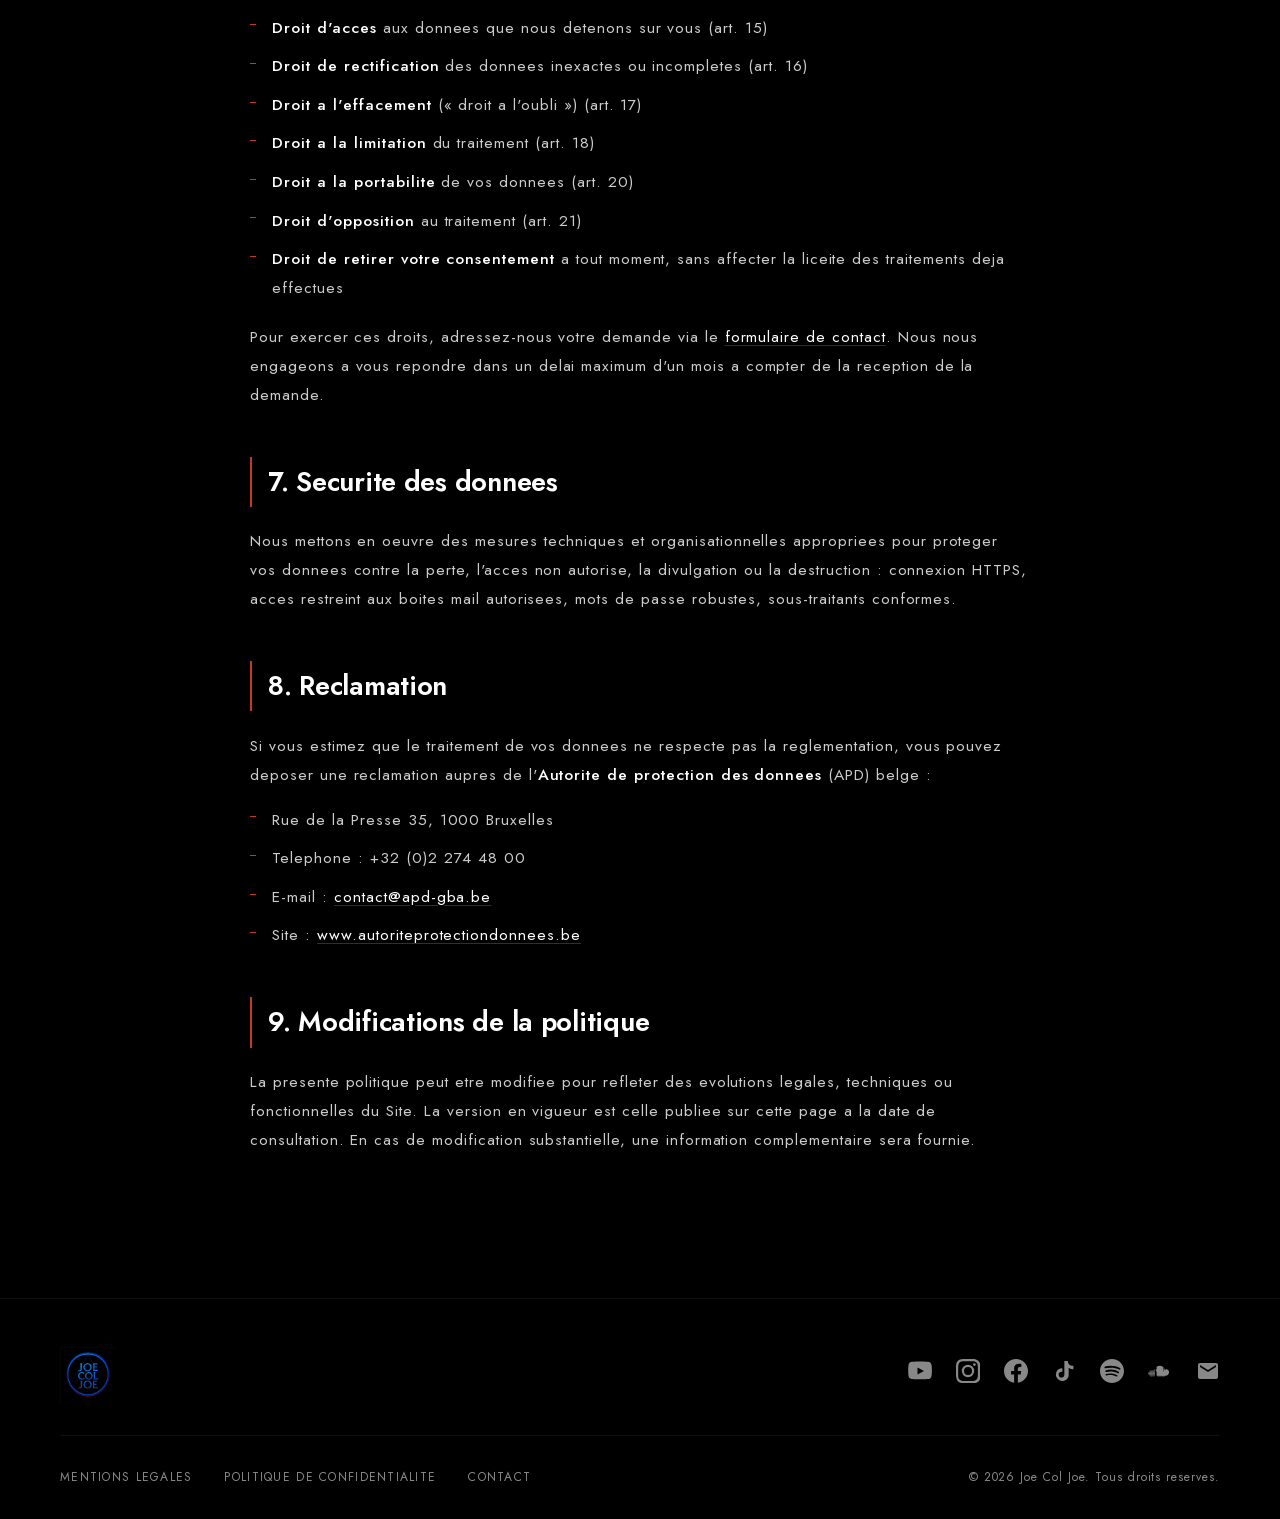
<file: politique-confidentialite.html>
<!DOCTYPE html>
<html lang="fr">
<head>
  <meta charset="UTF-8">
  <meta name="viewport" content="width=device-width, initial-scale=1.0">
  <title>Politique de confidentialite | Joe Col Joe</title>
  <meta name="description" content="Politique de confidentialite et traitement des donnees personnelles sur le site officiel de Joe Col Joe. Conformite RGPD.">
  <meta name="robots" content="index, follow">
  <link rel="canonical" href="https://joecoljoe.com/politique-confidentialite.html">

  <!-- Preconnect -->
  <!-- Custom CSS -->
  <link rel="preload" as="font" type="font/woff2" href="assets/fonts/jost-latin.woff2" crossorigin>
  <link rel="stylesheet" href="css/style.css">
</head>
<body>

  <!-- ============ LOADER ============ -->
  <div id="loader" class="loader">
    <picture><source srcset="assets/logo_joecoljoe.webp" type="image/webp"><img src="assets/logo_joecoljoe.png" alt="Joe Col Joe" class="loader__logo" width="160" height="160"></picture>
  </div>

  <!-- ============ CUSTOM CURSOR ============ -->
  <div class="cursor-dot" id="cursorDot"></div>
  <div class="cursor-outline" id="cursorOutline"></div>

  <!-- ============ HEADER ============ -->
  <header class="header" id="header">
    <nav class="header__nav">
      <a href="index.html" class="header__logo" id="headerLogo">
        <picture><source srcset="assets/logo_joecoljoe.webp" type="image/webp"><img src="assets/logo_joecoljoe.png" alt="Joe Col Joe" class="header__logo-img" width="64" height="64"></picture>
      </a>

      <div class="header__menu">
        <a href="biographie.html" class="header__link">Biographie</a>
        <a href="index.html#concerts" class="header__link">Concerts</a>
        <a href="blog.html" class="header__link">Actualites</a>
        <a href="index.html#musique" class="header__link">Musique</a>
        <a href="index.html#videos" class="header__link">Videos</a>
        <a href="contact.html" class="header__link">Contact</a>
      </div>

      <button class="header__hamburger" id="hamburger" aria-label="Menu">
        <span></span>
        <span></span>
        <span></span>
      </button>
    </nav>

    <div class="mobile-menu" id="mobileMenu">
      <a href="biographie.html" class="mobile-menu__link">Biographie</a>
      <a href="index.html#concerts" class="mobile-menu__link">Concerts</a>
      <a href="blog.html" class="mobile-menu__link">Actualites</a>
      <a href="index.html#musique" class="mobile-menu__link">Musique</a>
      <a href="index.html#videos" class="mobile-menu__link">Videos</a>
      <a href="contact.html" class="mobile-menu__link">Contact</a>
    </div>
  </header>

  <!-- ============ HERO ============ -->
  <section class="bio-hero">
    <div class="bio-hero__bg"></div>
    <div class="container">
      <p class="bio-hero__eyebrow">Vos donnees, votre controle</p>
      <h1 class="bio-hero__title">Politique<br><span class="bio-hero__title-alt">de confidentialite</span></h1>
      <p class="bio-hero__tagline">
        Nous respectons votre vie privee. Cette politique explique quelles donnees sont collectees,
        pourquoi, combien de temps, et comment exercer vos droits. Conforme au RGPD (UE 2016/679) et
        a la loi belge du 30 juillet 2018.
      </p>
    </div>
  </section>

  <!-- ============ LEGAL CONTENT ============ -->
  <article class="legal">
    <div class="container legal__wrap">

      <p class="legal__meta">Derniere mise a jour : <time datetime="2026-04-24">24 avril 2026</time></p>

      <section>
        <h2>1. Responsable du traitement</h2>
        <p>
          Le responsable du traitement des donnees personnelles collectees via le site
          <strong>joecoljoe.com</strong> est :
        </p>
        <ul>
          <li><strong>ORTHO ONE SRL</strong></li>
          <li>22 Rue de Chatelet, 6120 Ham-sur-Heure-Nalinnes, Belgique</li>
          <li>Numero d'entreprise (BCE) : BE 0676.399.806</li>
          <li>Representee par son gerant, Joel Collet</li>
        </ul>
        <p>
          Pour toute question relative au traitement de vos donnees, vous pouvez nous contacter via le
          <a href="contact.html">formulaire de contact</a>.
        </p>
      </section>

      <section>
        <h2>2. Donnees collectees et finalites</h2>

        <h3>2.1 Formulaire de contact</h3>
        <p>Lorsque vous remplissez le formulaire de contact, nous collectons :</p>
        <ul>
          <li>Prenom et nom</li>
          <li>Adresse e-mail</li>
          <li>Numero de telephone</li>
          <li>Contenu du message</li>
        </ul>
        <p><strong>Finalite :</strong> repondre a votre demande (booking, presse, partenariat, question generale).</p>
        <p><strong>Base legale :</strong> execution de mesures precontractuelles a votre demande, ou consentement libre et eclaire (art. 6.1.a et 6.1.b du RGPD).</p>
        <p><strong>Duree de conservation :</strong> vos donnees sont conservees pendant une duree maximum de <strong>3 ans</strong> apres le dernier echange, sauf obligation legale de conservation plus longue.</p>

        <h3>2.2 Donnees techniques</h3>
        <p>
          Le Site ne collecte volontairement aucune donnee de navigation, aucun identifiant
          publicitaire, aucun cookie de tracking. Les logs techniques de l'hebergeur (adresse IP,
          horodatage, pages consultees) peuvent etre conserves pour des raisons de securite
          conformement aux obligations legales.
        </p>
      </section>

      <section>
        <h2>3. Destinataires et sous-traitants</h2>
        <p>Vos donnees ne sont jamais vendues ni louees. Elles peuvent etre traitees par les sous-traitants suivants, dans le strict cadre du service fourni :</p>
        <ul>
          <li><strong>FormSubmit (Stack Media Ltd, Royaume-Uni / USA)</strong> — service de transmission des messages du formulaire de contact. Les donnees transitent brievement par leurs serveurs avant d'etre remises a l'editeur par e-mail. <a href="https://formsubmit.co/privacy" target="_blank" rel="noopener">Politique FormSubmit</a></li>
          <li><strong>Cloudflare, Inc. (Etats-Unis)</strong> — hebergement du site via Cloudflare Pages / Workers, stockage des fichiers statiques et logs techniques d'acces (adresse IP, horodatage). <a href="https://www.cloudflare.com/privacypolicy/" target="_blank" rel="noopener">Politique Cloudflare</a></li>
        </ul>
        <p>
          FormSubmit et Cloudflare sont situes en dehors de l'Union europeenne (Etats-Unis). Les transferts
          sont encadres par les clauses contractuelles types adoptees par la Commission europeenne
          (decision 2021/914) ou, lorsque disponible, par la certification du sous-traitant au
          <strong>Data Privacy Framework</strong> UE-US, garantissant un niveau de protection juge
          adequat.
        </p>
      </section>

      <section>
        <h2>4. Services tiers integres</h2>
        <p>Le Site integre des contenus provenant de services tiers qui peuvent deposer leurs propres cookies lorsqu'ils sont sollicites :</p>
        <ul>
          <li><strong>YouTube (Google LLC)</strong> — affichage du lecteur video. Cookies deposes uniquement lorsque vous lancez la lecture. <a href="https://policies.google.com/privacy" target="_blank" rel="noopener">Politique Google</a></li>
          <li><strong>Spotify AB</strong> — lecteur musical embarque (artist player). Cookies deposes lors de l'interaction. <a href="https://www.spotify.com/legal/privacy-policy/" target="_blank" rel="noopener">Politique Spotify</a></li>
          <li><strong>Google Fonts (Google LLC)</strong> — chargement des polices Jost et Rock Salt. Une requete HTTP contenant votre adresse IP est envoyee a leurs serveurs.</li>
          <li><strong>jsDelivr (CDN, Cloudflare)</strong> — distribution des bibliotheques JavaScript Swiper et GSAP utilisees pour les animations.</li>
        </ul>
      </section>

      <section>
        <h2>5. Cookies</h2>
        <p>
          Le Site n'utilise <strong>aucun cookie publicitaire, aucun cookie de tracking ni aucun
          cookie de mesure d'audience</strong> dans sa configuration actuelle. Seuls les services
          tiers cites a l'article 4 peuvent deposer des cookies fonctionnels lorsque vous interagissez
          avec eux (lecture video, lecture musicale).
        </p>
        <p>
          Vous pouvez configurer votre navigateur pour bloquer ou supprimer les cookies deposes par ces
          services tiers a tout moment.
        </p>
      </section>

      <section>
        <h2>6. Vos droits</h2>
        <p>Conformement aux articles 15 a 22 du RGPD et au Chapitre 3 de la loi belge du 30 juillet 2018, vous disposez des droits suivants :</p>
        <ul>
          <li><strong>Droit d'acces</strong> aux donnees que nous detenons sur vous (art. 15)</li>
          <li><strong>Droit de rectification</strong> des donnees inexactes ou incompletes (art. 16)</li>
          <li><strong>Droit a l'effacement</strong> (« droit a l'oubli ») (art. 17)</li>
          <li><strong>Droit a la limitation</strong> du traitement (art. 18)</li>
          <li><strong>Droit a la portabilite</strong> de vos donnees (art. 20)</li>
          <li><strong>Droit d'opposition</strong> au traitement (art. 21)</li>
          <li><strong>Droit de retirer votre consentement</strong> a tout moment, sans affecter la liceite des traitements deja effectues</li>
        </ul>
        <p>
          Pour exercer ces droits, adressez-nous votre demande via le
          <a href="contact.html">formulaire de contact</a>. Nous nous engageons a vous repondre dans
          un delai maximum d'un mois a compter de la reception de la demande.
        </p>
      </section>

      <section>
        <h2>7. Securite des donnees</h2>
        <p>
          Nous mettons en oeuvre des mesures techniques et organisationnelles appropriees pour
          proteger vos donnees contre la perte, l'acces non autorise, la divulgation ou la
          destruction : connexion HTTPS, acces restreint aux boites mail autorisees, mots de passe
          robustes, sous-traitants conformes.
        </p>
      </section>

      <section>
        <h2>8. Reclamation</h2>
        <p>
          Si vous estimez que le traitement de vos donnees ne respecte pas la reglementation, vous
          pouvez deposer une reclamation aupres de l'<strong>Autorite de protection des donnees</strong> (APD) belge :
        </p>
        <ul>
          <li>Rue de la Presse 35, 1000 Bruxelles</li>
          <li>Telephone : +32 (0)2 274 48 00</li>
          <li>E-mail : <a href="mailto:contact@apd-gba.be">contact@apd-gba.be</a></li>
          <li>Site : <a href="https://www.autoriteprotectiondonnees.be" target="_blank" rel="noopener">www.autoriteprotectiondonnees.be</a></li>
        </ul>
      </section>

      <section>
        <h2>9. Modifications de la politique</h2>
        <p>
          La presente politique peut etre modifiee pour refleter des evolutions legales, techniques
          ou fonctionnelles du Site. La version en vigueur est celle publiee sur cette page a la date
          de consultation. En cas de modification substantielle, une information complementaire sera
          fournie.
        </p>
      </section>

    </div>
  </article>

  <!-- ============ FOOTER ============ -->
  <footer class="footer">
    <div class="container">
      <div class="footer__top">
        <div class="footer__logo">
          <picture><source srcset="assets/logo_joecoljoe.webp" type="image/webp"><img src="assets/logo_joecoljoe.png" alt="Joe Col Joe" width="56" height="56"></picture>
        </div>
        <div class="footer__social">
          <a href="https://youtube.com/@joecoljoe" target="_blank" rel="noopener" class="footer__social-link" aria-label="YouTube">
            <svg viewBox="0 0 24 24" width="24" height="24" fill="currentColor"><path d="M23.5 6.2s-.2-1.7-1-2.4c-.9-1-1.9-1-2.4-1.1C16.8 2.4 12 2.4 12 2.4s-4.8 0-8.1.3c-.5.1-1.5.1-2.4 1.1-.8.7-1 2.4-1 2.4S.2 8.3.2 10.4v2c0 2.1.3 4.2.3 4.2s.2 1.7 1 2.4c.9 1 2.1.9 2.6 1 1.9.2 8 .3 8 .3s4.8 0 8.1-.3c.5-.1 1.5-.1 2.4-1.1.8-.7 1-2.4 1-2.4s.3-2.1.3-4.2v-2c0-2.1-.3-4.2-.3-4.2zM9.5 15.6V8.4l6.5 3.6-6.5 3.6z"/></svg>
          </a>
          <a href="https://www.instagram.com/joecoljoe" target="_blank" rel="noopener" class="footer__social-link" aria-label="Instagram">
            <svg viewBox="0 0 24 24" width="24" height="24" fill="currentColor"><path d="M12 2.2c3.2 0 3.6 0 4.9.1 1.2.1 1.8.2 2.2.4.6.2 1 .5 1.4.9.4.4.7.8.9 1.4.2.4.3 1 .4 2.2.1 1.3.1 1.7.1 4.9s0 3.6-.1 4.9c-.1 1.2-.2 1.8-.4 2.2-.2.6-.5 1-.9 1.4-.4.4-.8.7-1.4.9-.4.2-1 .3-2.2.4-1.3.1-1.7.1-4.9.1s-3.6 0-4.9-.1c-1.2-.1-1.8-.2-2.2-.4-.6-.2-1-.5-1.4-.9-.4-.4-.7-.8-.9-1.4-.2-.4-.3-1-.4-2.2C2.2 15.6 2.2 15.2 2.2 12s0-3.6.1-4.9c.1-1.2.2-1.8.4-2.2.2-.6.5-1 .9-1.4.4-.4.8-.7 1.4-.9.4-.2 1-.3 2.2-.4C8.4 2.2 8.8 2.2 12 2.2zM12 0C8.7 0 8.3 0 7 .1 5.7.1 4.8.3 4 .6c-.8.3-1.5.7-2.2 1.4C1.1 2.7.7 3.4.4 4.2.1 5 0 5.9 0 7.2 0 8.5 0 8.9 0 12.2s0 3.7.1 5c.1 1.3.3 2.2.6 3 .3.8.7 1.5 1.4 2.2.7.7 1.4 1.1 2.2 1.4.8.3 1.7.5 3 .6 1.3.1 1.7.1 5 .1s3.7 0 5-.1c1.3-.1 2.2-.3 3-.6.8-.3 1.5-.7 2.2-1.4.7-.7 1.1-1.4 1.4-2.2.3-.8.5-1.7.6-3 .1-1.3.1-1.7.1-5s0-3.7-.1-5c-.1-1.3-.3-2.2-.6-3-.3-.8-.7-1.5-1.4-2.2C21.3 1.1 20.6.7 19.8.4 19 .1 18.1 0 16.8 0 15.5 0 15.1 0 12 0zm0 5.8a6.2 6.2 0 100 12.4 6.2 6.2 0 000-12.4zM12 16a4 4 0 110-8 4 4 0 010 8zm6.4-11.8a1.4 1.4 0 100 2.8 1.4 1.4 0 000-2.8z"/></svg>
          </a>
          <a href="https://www.facebook.com/joecoljoepro/" target="_blank" rel="noopener" class="footer__social-link" aria-label="Facebook">
            <svg viewBox="0 0 24 24" width="24" height="24" fill="currentColor"><path d="M24 12C24 5.373 18.627 0 12 0S0 5.373 0 12c0 5.99 4.388 10.954 10.125 11.854V15.47H7.078V12h3.047V9.356c0-3.007 1.792-4.668 4.533-4.668 1.312 0 2.686.234 2.686.234v2.953H15.83c-1.491 0-1.956.925-1.956 1.874V12h3.328l-.532 3.47h-2.796v8.384C19.612 22.954 24 17.99 24 12z"/></svg>
          </a>
          <a href="https://www.tiktok.com/@joecoljoe" target="_blank" rel="noopener" class="footer__social-link" aria-label="TikTok">
            <svg viewBox="0 0 24 24" width="24" height="24" fill="currentColor"><path d="M19.59 6.69a4.83 4.83 0 01-3.77-4.25V2h-3.45v13.67a2.89 2.89 0 01-5.2 1.74 2.89 2.89 0 012.31-4.64 2.93 2.93 0 01.88.13V9.4a6.84 6.84 0 00-1-.07A6.33 6.33 0 005.8 20.1a6.34 6.34 0 0010.86-4.43v-7a8.16 8.16 0 004.77 1.52v-3.4a4.85 4.85 0 01-1.84-.1z"/></svg>
          </a>
          <a href="https://open.spotify.com/artist/0KW8tMeg9C7jIeQ2WyWqYN" target="_blank" rel="noopener" class="footer__social-link" aria-label="Spotify">
            <svg viewBox="0 0 24 24" width="24" height="24" fill="currentColor"><path d="M12 0C5.4 0 0 5.4 0 12s5.4 12 12 12 12-5.4 12-12S18.6 0 12 0zm5.5 17.3c-.2.3-.6.4-1 .2-2.7-1.6-6-2-10-1.1-.4.1-.8-.1-.9-.5-.1-.4.1-.8.5-.9 4.3-1 8.1-.6 11.1 1.2.4.2.5.7.3 1.1zm1.5-3.3c-.3.4-.8.5-1.2.3-3.1-1.9-7.7-2.4-11.3-1.3-.5.1-1-.1-1.1-.6-.1-.5.1-1 .6-1.1 4.1-1.3 9.2-.7 12.7 1.5.3.2.5.7.3 1.2zm.1-3.4c-3.7-2.2-9.8-2.4-13.3-1.3-.5.2-1.1-.1-1.3-.6-.2-.5.1-1.1.6-1.3 4-1.2 10.7-1 14.9 1.5.5.3.6.9.4 1.4-.3.5-.9.6-1.3.3z"/></svg>
          </a>
          <a href="https://soundcloud.com/joe-col-music" target="_blank" rel="noopener" class="footer__social-link" aria-label="SoundCloud">
            <svg viewBox="0 0 24 24" width="24" height="24" fill="currentColor"><path d="M1.175 12.225c-.051 0-.094.046-.101.1l-.233 2.154.233 2.113c.007.058.05.098.101.098.05 0 .09-.04.099-.098l.255-2.113-.27-2.154c0-.057-.045-.1-.09-.1m-.899.828c-.05 0-.09.04-.099.1L0 14.479l.177 1.293c0 .053.05.1.099.1.05 0 .09-.047.099-.1l.208-1.293-.208-1.326c-.01-.06-.05-.1-.099-.1m1.83-1.89c-.064 0-.115.052-.123.122l-.22 3.205.22 3.105c.008.07.059.121.123.121.063 0 .114-.051.124-.121l.249-3.105-.25-3.205c-.009-.07-.06-.121-.123-.121m.9-.121c-.066 0-.12.054-.127.124l-.208 3.326.208 3.182c.007.071.061.122.128.122.065 0 .118-.051.126-.122l.237-3.182-.237-3.326c-.008-.07-.061-.124-.126-.124m.898.23c-.073 0-.133.06-.14.134l-.196 3.096.196 3.142c.007.073.067.132.14.132.073 0 .133-.059.14-.132l.222-3.142-.222-3.096c-.007-.074-.066-.134-.14-.134m.908-.33c-.081 0-.148.067-.153.15l-.18 3.411.18 3.086c.006.083.072.148.153.148.082 0 .146-.065.152-.148l.203-3.086-.203-3.411c-.006-.083-.07-.15-.152-.15m.914-.263c-.09 0-.162.072-.168.167l-.168 3.513.168 3.063c.006.094.078.166.168.166.089 0 .16-.072.167-.166l.19-3.063-.19-3.513c-.006-.095-.078-.167-.167-.167m1.041-.156c-.006-.1-.086-.179-.187-.179-.1 0-.181.079-.187.179l-.16 3.716.16 3.024c.006.099.086.177.187.177.1 0 .18-.078.187-.177l.182-3.024-.182-3.716m.912.022c-.101 0-.194.093-.2.195L9.35 14.46l.13 3.014c.006.103.095.193.198.193.103 0 .193-.09.2-.193l.147-3.014-.148-3.717c-.006-.102-.096-.195-.2-.195m.912.196c-.113 0-.207.1-.214.214l-.109 3.502.109 2.996c.006.113.1.211.214.211.113 0 .207-.098.214-.211l.124-2.996-.124-3.502c-.007-.114-.1-.214-.214-.214m.923.195c-.123 0-.222.106-.227.229l-.09 3.306.09 2.978c.006.123.105.227.227.227.122 0 .221-.104.228-.227l.103-2.978-.103-3.306c-.007-.123-.106-.229-.228-.229m.928-.088c-.133 0-.24.115-.245.247l-.07 3.394.07 2.958c.006.133.112.245.245.245.133 0 .24-.113.245-.245l.08-2.958-.08-3.394c-.005-.133-.112-.247-.245-.247m.947-.089c-.143 0-.257.124-.26.267l-.05 3.305.05 2.941c.003.143.117.264.26.264s.257-.121.26-.264l.057-2.941-.057-3.305c-.003-.143-.117-.267-.26-.267m.942.088c-.154 0-.278.133-.281.29l-.032 3.194.032 2.924c.003.157.127.287.281.287.154 0 .278-.13.281-.287l.037-2.924-.037-3.194c-.003-.156-.127-.29-.281-.29m.955-.353c-.167 0-.302.145-.305.315l-.016 3.532.016 2.909c.003.17.138.311.305.311.167 0 .302-.141.305-.311l.019-2.909-.019-3.532c-.003-.17-.138-.315-.305-.315m.96-.44c-.179 0-.322.154-.325.339l-.006 3.947.006 2.892c.003.186.146.334.325.334s.322-.148.325-.334l.006-2.892-.006-3.947c-.003-.185-.146-.339-.325-.339m.977-.14c-.19 0-.341.161-.344.363L14.74 14.4l.001 2.878c.003.202.155.365.344.365.19 0 .341-.163.344-.365l.003-2.878-.003-5.195c-.003-.202-.155-.363-.344-.363m2.6 2.067c-.38 0-.748.075-1.084.211-.221-2.49-2.291-4.447-4.826-4.447-1.061 0-2.036.336-2.825.914-.331.242-.342.477-.343.748v7.897c0 .247.193.452.44.482l8.638.006c1.881 0 3.397-1.538 3.397-3.409 0-1.884-1.515-3.402-3.397-3.402"/></svg>
          </a>
          <a href="mailto:joecoljoe@yahoo.com" class="footer__social-link" aria-label="Email">
            <svg viewBox="0 0 24 24" width="24" height="24" fill="currentColor"><path d="M20 4H4c-1.1 0-1.99.9-1.99 2L2 18c0 1.1.9 2 2 2h16c1.1 0 2-.9 2-2V6c0-1.1-.9-2-2-2zm0 4l-8 5-8-5V6l8 5 8-5v2z"/></svg>
          </a>
        </div>
      </div>
      <div class="footer__bottom">
        <div class="footer__links">
          <a href="mentions-legales.html">Mentions legales</a>
          <a href="politique-confidentialite.html">Politique de confidentialite</a>
          <a href="contact.html">Contact</a>
        </div>
        <p class="footer__copy">&copy; 2026 Joe Col Joe. Tous droits reserves.</p>
      </div>
    </div>
  </footer>

  <!-- Scripts -->
  <script src="assets/vendor/swiper-bundle.min.js" defer></script>

  <script src="js/main.js" defer></script>
</body>
</html>
</file>
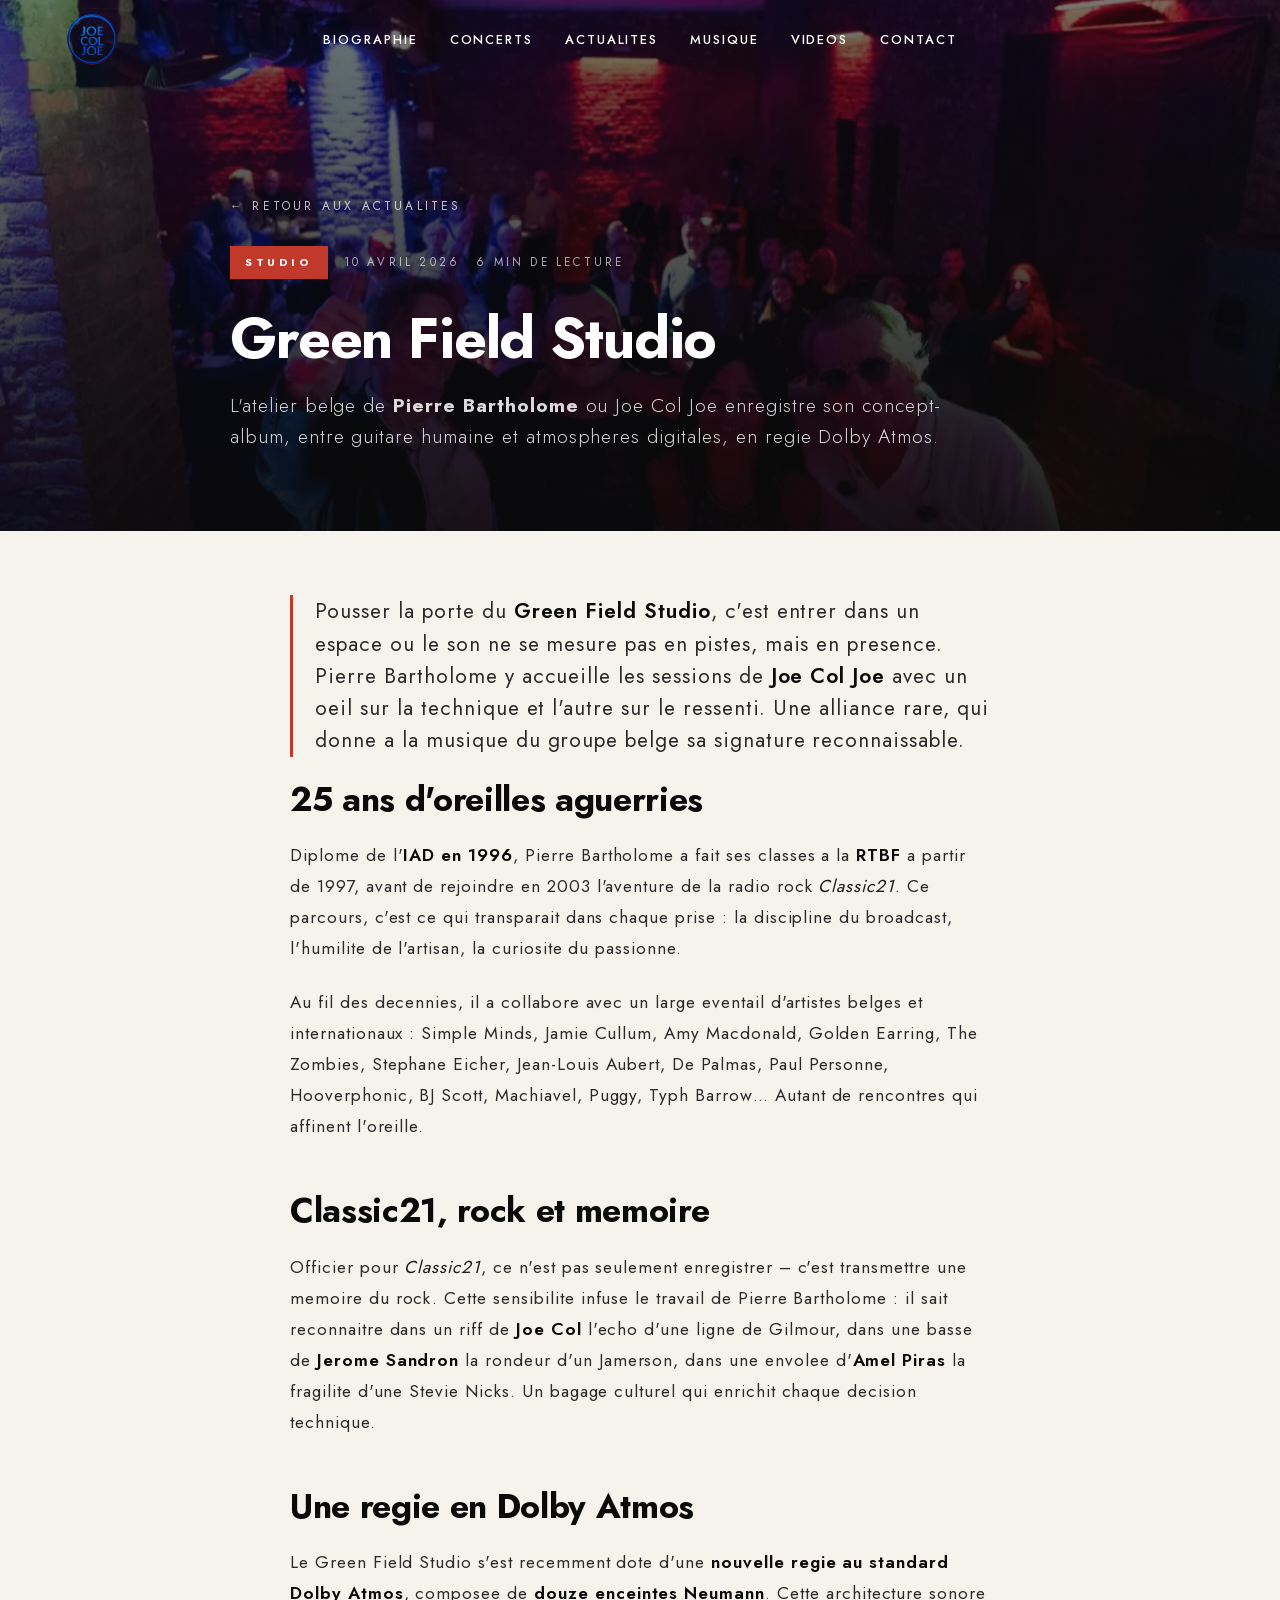
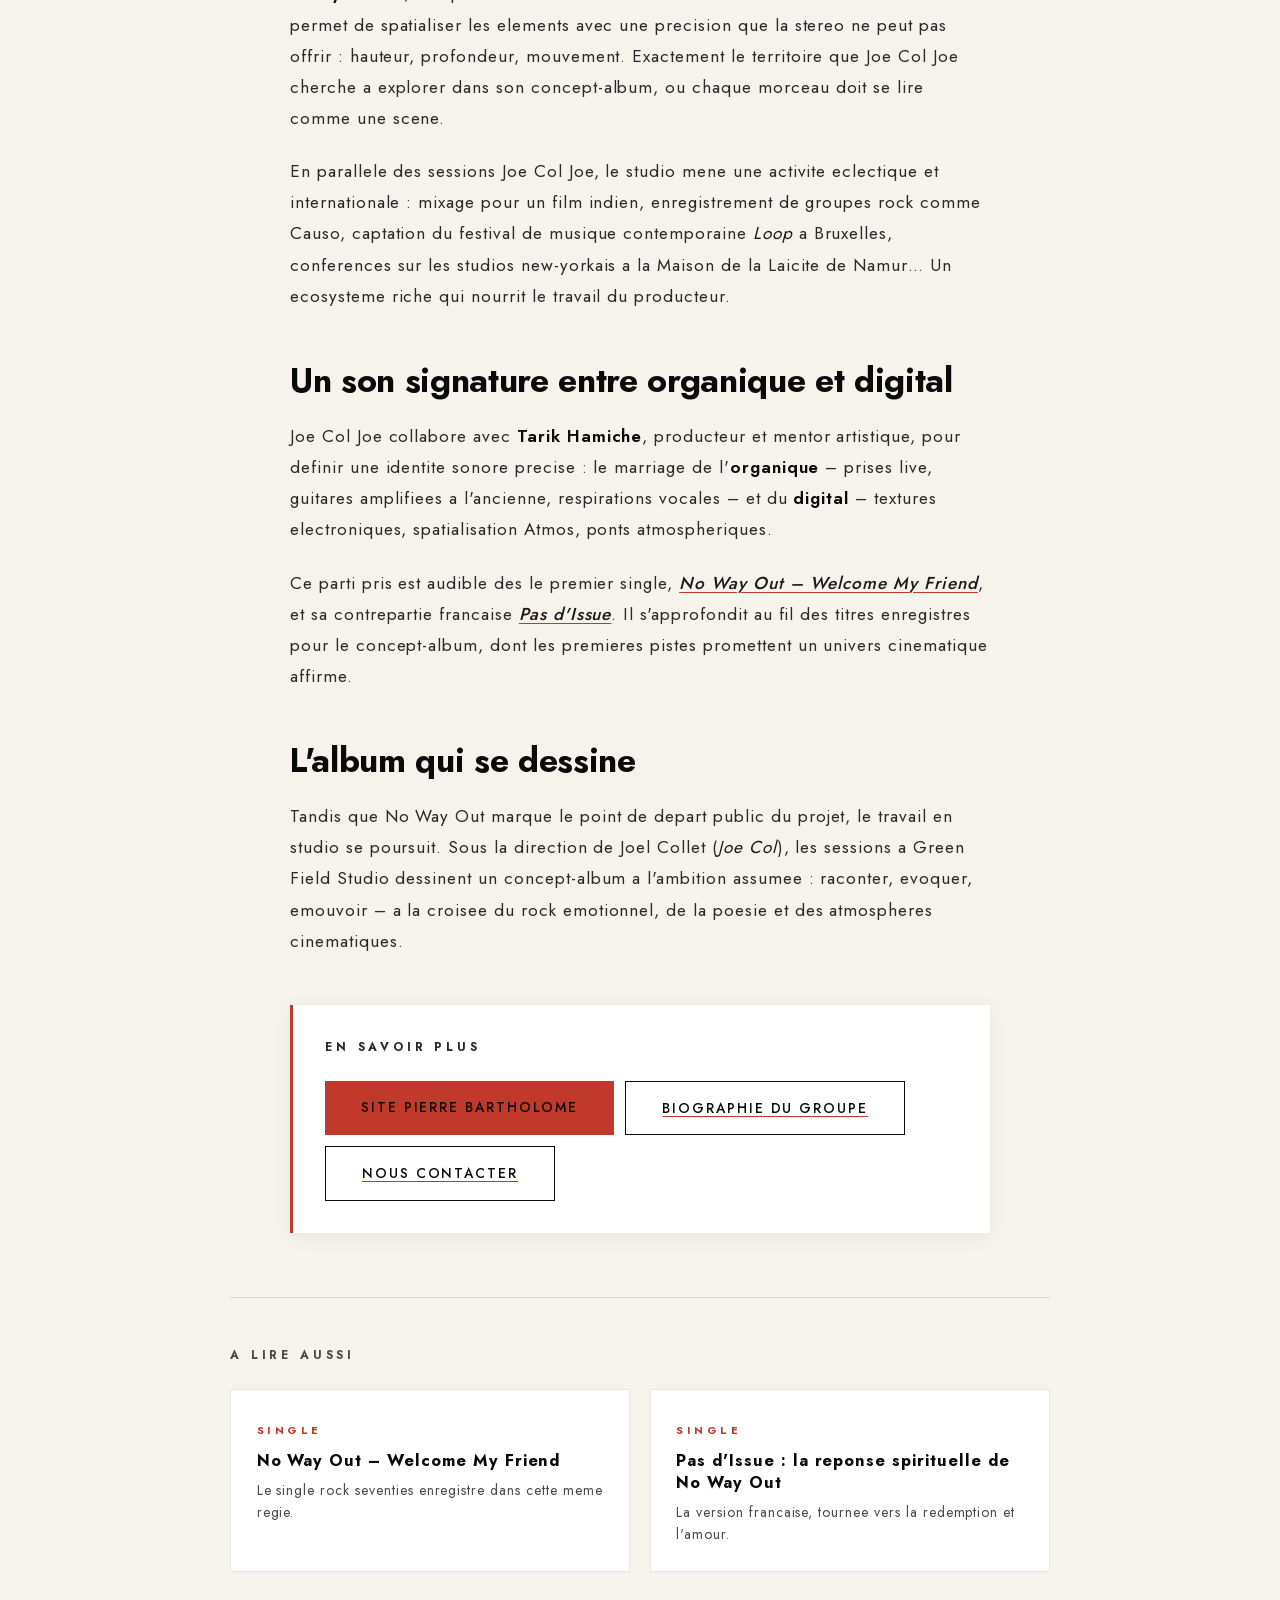
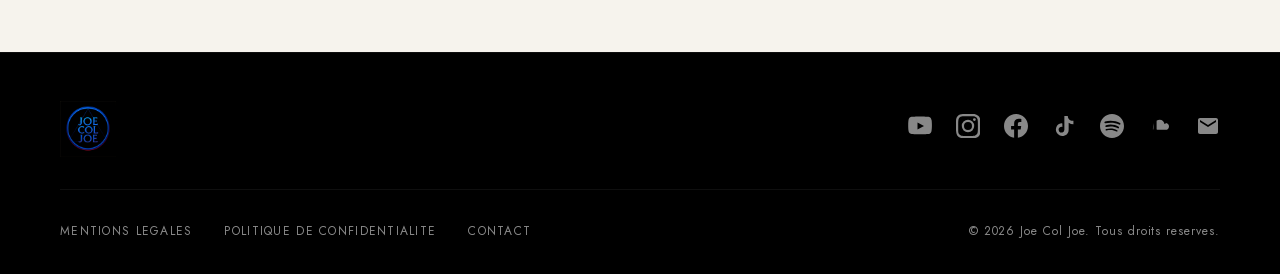
<file: blog/green-field-studio.html>
<!DOCTYPE html>
<html lang="fr">
<head>
  <meta charset="UTF-8">
  <meta name="viewport" content="width=device-width, initial-scale=1.0">
  <title>Green Field Studio : l'atelier ou Joe Col Joe sculpte son son en Dolby Atmos</title>
  <meta name="description" content="Rencontre avec Pierre Bartholome au Green Field Studio. Joe Col Joe enregistre entre organique et digital, en regie Dolby Atmos (12 enceintes Neumann). Coulisses du concept-album.">
  <meta name="keywords" content="Green Field Studio, Pierre Bartholome, Joe Col Joe, Dolby Atmos, Neumann, enregistrement rock belge, Classic21, RTBF, IAD, studio mixage, mastering, Tarik Hamiche">
  <meta name="robots" content="index, follow">
  <link rel="canonical" href="https://joecoljoe.com/blog/green-field-studio.html">

  <meta property="og:type" content="article">
  <meta property="og:locale" content="fr_BE">
  <meta property="og:site_name" content="Joe Col Joe">
  <meta property="og:title" content="Green Field Studio : l'atelier ou Joe Col Joe sculpte son son en Dolby Atmos">
  <meta property="og:description" content="Pierre Bartholome, 25 ans de metier, accueille le groupe dans sa regie Dolby Atmos. Coulisses de la production du concept-album.">
  <meta property="og:image" content="https://joecoljoe.com/assets/bio-origines.webp">
  <meta property="og:url" content="https://joecoljoe.com/blog/green-field-studio.html">
  <meta property="article:published_time" content="2026-04-10T10:00:00+02:00">
  <meta property="article:section" content="Studio">

  <meta name="twitter:card" content="summary_large_image">
  <meta name="twitter:title" content="Green Field Studio | Joe Col Joe">
  <meta name="twitter:description" content="Pierre Bartholome, Dolby Atmos, 25 ans de metier. L'atelier sonore de Joe Col Joe.">
  <meta name="twitter:image" content="https://joecoljoe.com/assets/bio-origines.webp">

  <link rel="preload" as="image" type="image/webp" href="../assets/bio-origines.webp" fetchpriority="high">
  <link rel="preload" as="font" type="font/woff2" href="../assets/fonts/jost-latin.woff2" crossorigin>
  <link rel="stylesheet" href="../css/style.css">

  <script type="application/ld+json">
  {
    "@context": "https://schema.org",
    "@type": "NewsArticle",
    "headline": "Green Field Studio : l'atelier ou Joe Col Joe sculpte son son en Dolby Atmos",
    "description": "Rencontre avec Pierre Bartholome au Green Field Studio. Coulisses de l'enregistrement en Dolby Atmos.",
    "image": "https://joecoljoe.com/assets/bio-origines.webp",
    "datePublished": "2026-04-10T10:00:00+02:00",
    "inLanguage": "fr-BE",
    "mainEntityOfPage": { "@type": "WebPage", "@id": "https://joecoljoe.com/blog/green-field-studio.html" },
    "author": {
      "@type": "MusicGroup",
      "name": "Joe Col Joe",
      "url": "https://joecoljoe.com",
      "@id": "https://joecoljoe.com/#joecoljoe",
      "sameAs": [
        "https://www.wikidata.org/wiki/Q139801632",
        "https://musicbrainz.org/artist/690c937a-3bde-4b0a-afc1-b08c1be16c79",
        "https://open.spotify.com/artist/0KW8tMeg9C7jIeQ2WyWqYN",
        "https://www.youtube.com/channel/UC1JlvEwjl186dDa1g4wnzbg",
        "https://www.instagram.com/joecoljoe",
        "https://www.facebook.com/joecoljoepro/",
        "https://www.tiktok.com/@joecoljoe"
      ]
    },
    "publisher": { "@type": "Organization", "name": "Joe Col Joe", "logo": { "@type": "ImageObject", "url": "https://joecoljoe.com/assets/logo_joecoljoe.png" } },
    "mentions": [
      { "@type": "Person", "name": "Pierre Bartholome" },
      { "@type": "Place", "name": "Green Field Studio" }
    ]
  }
  </script>
</head>
<body>

  <div id="loader" class="loader">
    <picture><source srcset="../assets/logo_joecoljoe.webp" type="image/webp"><img src="../assets/logo_joecoljoe.png" alt="Joe Col Joe" class="loader__logo" width="160" height="160"></picture>
  </div>

  <div class="cursor-dot" id="cursorDot"></div>
  <div class="cursor-outline" id="cursorOutline"></div>

  <header class="header" id="header">
    <nav class="header__nav">
      <a href="../index.html" class="header__logo" id="headerLogo">
        <picture><source srcset="../assets/logo_joecoljoe.webp" type="image/webp"><img src="../assets/logo_joecoljoe.png" alt="Joe Col Joe" class="header__logo-img" width="64" height="64"></picture>
      </a>
      <div class="header__menu">
        <a href="../biographie.html" class="header__link">Biographie</a>
        <a href="../index.html#concerts" class="header__link">Concerts</a>
        <a href="../blog.html" class="header__link">Actualites</a>
        <a href="../index.html#musique" class="header__link">Musique</a>
        <a href="../index.html#videos" class="header__link">Videos</a>
        <a href="../contact.html" class="header__link">Contact</a>
      </div>
      <button class="header__hamburger" id="hamburger" aria-label="Menu"><span></span><span></span><span></span></button>
    </nav>
    <div class="mobile-menu" id="mobileMenu">
      <a href="../biographie.html" class="mobile-menu__link">Biographie</a>
      <a href="../index.html#concerts" class="mobile-menu__link">Concerts</a>
      <a href="../blog.html" class="mobile-menu__link">Actualites</a>
      <a href="../index.html#musique" class="mobile-menu__link">Musique</a>
      <a href="../index.html#videos" class="mobile-menu__link">Videos</a>
      <a href="../contact.html" class="mobile-menu__link">Contact</a>
    </div>
  </header>

  <article class="article-page">
    <section class="article-hero">
      <div class="article-hero__bg" style="background-image: url('../assets/bio-origines.webp');"></div>
      <div class="container">
        <p class="article-hero__meta">
          <a href="../blog.html" class="article-hero__back">&larr; Retour aux actualites</a>
        </p>
        <div class="article-hero__tags">
          <span class="article-hero__category">Studio</span>
          <time class="article-hero__date" datetime="2026-04-10">10 avril 2026</time>
          <span class="article-hero__reading">6 min de lecture</span>
        </div>
        <h1 class="article-hero__title">Green Field Studio</h1>
        <p class="article-hero__subtitle">
          L'atelier belge de <strong>Pierre Bartholome</strong> ou Joe Col Joe enregistre son concept-album,
          entre guitare humaine et atmospheres digitales, en regie Dolby Atmos.
        </p>
      </div>
    </section>

    <div class="article-body">
      <div class="container">
        <div class="article-body__inner">

          <p class="article-lead">
            Pousser la porte du <strong>Green Field Studio</strong>, c'est entrer dans un espace ou le son
            ne se mesure pas en pistes, mais en presence. Pierre Bartholome y accueille les sessions de
            <strong>Joe Col Joe</strong> avec un oeil sur la technique et l'autre sur le ressenti.
            Une alliance rare, qui donne a la musique du groupe belge sa signature reconnaissable.
          </p>

          <h2>25 ans d'oreilles aguerries</h2>
          <p>
            Diplome de l'<strong>IAD en 1996</strong>, Pierre Bartholome a fait ses classes a la
            <strong>RTBF</strong> a partir de 1997, avant de rejoindre en 2003 l'aventure de la radio rock
            <em>Classic21</em>. Ce parcours, c'est ce qui transparait dans chaque prise : la discipline du
            broadcast, l'humilite de l'artisan, la curiosite du passionne.
          </p>
          <p>
            Au fil des decennies, il a collabore avec un large eventail d'artistes belges et internationaux :
            Simple Minds, Jamie Cullum, Amy Macdonald, Golden Earring, The Zombies, Stephane Eicher,
            Jean-Louis Aubert, De Palmas, Paul Personne, Hooverphonic, BJ Scott, Machiavel, Puggy,
            Typh Barrow&hellip; Autant de rencontres qui affinent l'oreille.
          </p>

          <h2>Classic21, rock et memoire</h2>
          <p>
            Officier pour <em>Classic21</em>, ce n'est pas seulement enregistrer &ndash; c'est transmettre
            une memoire du rock. Cette sensibilite infuse le travail de Pierre Bartholome :
            il sait reconnaitre dans un riff de <strong>Joe Col</strong> l'echo d'une ligne de Gilmour,
            dans une basse de <strong>Jerome Sandron</strong> la rondeur d'un Jamerson, dans une envolee
            d'<strong>Amel Piras</strong> la fragilite d'une Stevie Nicks. Un bagage culturel qui enrichit
            chaque decision technique.
          </p>

          <h2>Une regie en Dolby Atmos</h2>
          <p>
            Le Green Field Studio s'est recemment dote d'une <strong>nouvelle regie au standard Dolby Atmos</strong>,
            composee de <strong>douze enceintes Neumann</strong>. Cette architecture sonore permet de spatialiser
            les elements avec une precision que la stereo ne peut pas offrir : hauteur, profondeur,
            mouvement. Exactement le territoire que Joe Col Joe cherche a explorer dans son concept-album,
            ou chaque morceau doit se lire comme une scene.
          </p>
          <p>
            En parallele des sessions Joe Col Joe, le studio mene une activite eclectique et internationale :
            mixage pour un film indien, enregistrement de groupes rock comme Causo, captation du festival
            de musique contemporaine <em>Loop</em> a Bruxelles, conferences sur les studios new-yorkais a
            la Maison de la Laicite de Namur&hellip; Un ecosysteme riche qui nourrit le travail
            du producteur.
          </p>

          <h2>Un son signature entre organique et digital</h2>
          <p>
            Joe Col Joe collabore avec <strong>Tarik Hamiche</strong>, producteur et mentor artistique,
            pour definir une identite sonore precise : le marriage de l'<strong>organique</strong> &ndash;
            prises live, guitares amplifiees a l'ancienne, respirations vocales &ndash; et du
            <strong>digital</strong> &ndash; textures electroniques, spatialisation Atmos, ponts atmospheriques.
          </p>
          <p>
            Ce parti pris est audible des le premier single, <a href="no-way-out.html"><em>No Way Out &ndash;
            Welcome My Friend</em></a>, et sa contrepartie francaise <a href="pas-d-issue.html"><em>Pas d'Issue</em></a>.
            Il s'approfondit au fil des titres enregistres pour le concept-album, dont les premieres pistes
            promettent un univers cinematique affirme.
          </p>

          <h2>L'album qui se dessine</h2>
          <p>
            Tandis que No Way Out marque le point de depart public du projet, le travail en studio se poursuit.
            Sous la direction de Joel Collet (<em>Joe Col</em>), les sessions a Green Field Studio dessinent
            un concept-album a l'ambition assumee : raconter, evoquer, emouvoir &ndash; a la croisee du rock
            emotionnel, de la poesie et des atmospheres cinematiques.
          </p>

          <div class="article-cta">
            <p class="article-cta__label">En savoir plus</p>
            <div class="article-cta__buttons">
              <a href="http://www.pierrebartholome.com/" target="_blank" rel="noopener" class="btn btn--primary">Site Pierre Bartholome</a>
              <a href="../biographie.html" class="btn btn--outline">Biographie du groupe</a>
              <a href="../contact.html" class="btn btn--outline">Nous contacter</a>
            </div>
          </div>

        </div>

        <aside class="article-related">
          <h3 class="article-related__title">A lire aussi</h3>
          <div class="article-related__grid">
            <a href="no-way-out.html" class="article-related__card">
              <span class="article-related__cat">Single</span>
              <h4>No Way Out &ndash; Welcome My Friend</h4>
              <p>Le single rock seventies enregistre dans cette meme regie.</p>
            </a>
            <a href="pas-d-issue.html" class="article-related__card">
              <span class="article-related__cat">Single</span>
              <h4>Pas d'Issue : la reponse spirituelle de No Way Out</h4>
              <p>La version francaise, tournee vers la redemption et l'amour.</p>
            </a>
          </div>
        </aside>

      </div>
    </div>
  </article>

  <footer class="footer">
    <div class="container">
      <div class="footer__top">
        <div class="footer__logo">
          <picture><source srcset="../assets/logo_joecoljoe.webp" type="image/webp"><img src="../assets/logo_joecoljoe.png" alt="Joe Col Joe" width="56" height="56"></picture>
        </div>
        <div class="footer__social">
          <a href="https://youtube.com/@joecoljoe" target="_blank" rel="noopener" class="footer__social-link" aria-label="YouTube"><svg viewBox="0 0 24 24" width="24" height="24" fill="currentColor"><path d="M23.5 6.2s-.2-1.7-1-2.4c-.9-1-1.9-1-2.4-1.1C16.8 2.4 12 2.4 12 2.4s-4.8 0-8.1.3c-.5.1-1.5.1-2.4 1.1-.8.7-1 2.4-1 2.4S.2 8.3.2 10.4v2c0 2.1.3 4.2.3 4.2s.2 1.7 1 2.4c.9 1 2.1.9 2.6 1 1.9.2 8 .3 8 .3s4.8 0 8.1-.3c.5-.1 1.5-.1 2.4-1.1.8-.7 1-2.4 1-2.4s.3-2.1.3-4.2v-2c0-2.1-.3-4.2-.3-4.2zM9.5 15.6V8.4l6.5 3.6-6.5 3.6z"/></svg></a>
          <a href="https://www.instagram.com/joecoljoe" target="_blank" rel="noopener" class="footer__social-link" aria-label="Instagram"><svg viewBox="0 0 24 24" width="24" height="24" fill="currentColor"><path d="M12 2.2c3.2 0 3.6 0 4.9.1 1.2.1 1.8.2 2.2.4.6.2 1 .5 1.4.9.4.4.7.8.9 1.4.2.4.3 1 .4 2.2.1 1.3.1 1.7.1 4.9s0 3.6-.1 4.9c-.1 1.2-.2 1.8-.4 2.2-.2.6-.5 1-.9 1.4-.4.4-.8.7-1.4.9-.4.2-1 .3-2.2.4-1.3.1-1.7.1-4.9.1s-3.6 0-4.9-.1c-1.2-.1-1.8-.2-2.2-.4-.6-.2-1-.5-1.4-.9-.4-.4-.7-.8-.9-1.4-.2-.4-.3-1-.4-2.2C2.2 15.6 2.2 15.2 2.2 12s0-3.6.1-4.9c.1-1.2.2-1.8.4-2.2.2-.6.5-1 .9-1.4.4-.4.8-.7 1.4-.9.4-.2 1-.3 2.2-.4C8.4 2.2 8.8 2.2 12 2.2zM12 0C8.7 0 8.3 0 7 .1 5.7.1 4.8.3 4 .6c-.8.3-1.5.7-2.2 1.4C1.1 2.7.7 3.4.4 4.2.1 5 0 5.9 0 7.2 0 8.5 0 8.9 0 12.2s0 3.7.1 5c.1 1.3.3 2.2.6 3 .3.8.7 1.5 1.4 2.2.7.7 1.4 1.1 2.2 1.4.8.3 1.7.5 3 .6 1.3.1 1.7.1 5 .1s3.7 0 5-.1c1.3-.1 2.2-.3 3-.6.8-.3 1.5-.7 2.2-1.4.7-.7 1.1-1.4 1.4-2.2.3-.8.5-1.7.6-3 .1-1.3.1-1.7.1-5s0-3.7-.1-5c-.1-1.3-.3-2.2-.6-3-.3-.8-.7-1.5-1.4-2.2C21.3 1.1 20.6.7 19.8.4 19 .1 18.1 0 16.8 0 15.5 0 15.1 0 12 0zm0 5.8a6.2 6.2 0 100 12.4 6.2 6.2 0 000-12.4zM12 16a4 4 0 110-8 4 4 0 010 8zm6.4-11.8a1.4 1.4 0 100 2.8 1.4 1.4 0 000-2.8z"/></svg></a>
          <a href="https://www.facebook.com/joecoljoepro/" target="_blank" rel="noopener" class="footer__social-link" aria-label="Facebook"><svg viewBox="0 0 24 24" width="24" height="24" fill="currentColor"><path d="M24 12C24 5.373 18.627 0 12 0S0 5.373 0 12c0 5.99 4.388 10.954 10.125 11.854V15.47H7.078V12h3.047V9.356c0-3.007 1.792-4.668 4.533-4.668 1.312 0 2.686.234 2.686.234v2.953H15.83c-1.491 0-1.956.925-1.956 1.874V12h3.328l-.532 3.47h-2.796v8.384C19.612 22.954 24 17.99 24 12z"/></svg></a>
          <a href="https://www.tiktok.com/@joecoljoe" target="_blank" rel="noopener" class="footer__social-link" aria-label="TikTok"><svg viewBox="0 0 24 24" width="24" height="24" fill="currentColor"><path d="M19.59 6.69a4.83 4.83 0 01-3.77-4.25V2h-3.45v13.67a2.89 2.89 0 01-5.2 1.74 2.89 2.89 0 012.31-4.64 2.93 2.93 0 01.88.13V9.4a6.84 6.84 0 00-1-.07A6.33 6.33 0 005.8 20.1a6.34 6.34 0 0010.86-4.43v-7a8.16 8.16 0 004.77 1.52v-3.4a4.85 4.85 0 01-1.84-.1z"/></svg></a>
          <a href="https://open.spotify.com/artist/0KW8tMeg9C7jIeQ2WyWqYN" target="_blank" rel="noopener" class="footer__social-link" aria-label="Spotify"><svg viewBox="0 0 24 24" width="24" height="24" fill="currentColor"><path d="M12 0C5.4 0 0 5.4 0 12s5.4 12 12 12 12-5.4 12-12S18.6 0 12 0zm5.5 17.3c-.2.3-.6.4-1 .2-2.7-1.6-6-2-10-1.1-.4.1-.8-.1-.9-.5-.1-.4.1-.8.5-.9 4.3-1 8.1-.6 11.1 1.2.4.2.5.7.3 1.1zm1.5-3.3c-.3.4-.8.5-1.2.3-3.1-1.9-7.7-2.4-11.3-1.3-.5.1-1-.1-1.1-.6-.1-.5.1-1 .6-1.1 4.1-1.3 9.2-.7 12.7 1.5.3.2.5.7.3 1.2zm.1-3.4c-3.7-2.2-9.8-2.4-13.3-1.3-.5.2-1.1-.1-1.3-.6-.2-.5.1-1.1.6-1.3 4-1.2 10.7-1 14.9 1.5.5.3.6.9.4 1.4-.3.5-.9.6-1.3.3z"/></svg></a>
          <a href="https://soundcloud.com/joe-col-music" target="_blank" rel="noopener" class="footer__social-link" aria-label="SoundCloud"><svg viewBox="0 0 24 24" width="24" height="24" fill="currentColor"><path d="M17.5 10c-.4 0-.7 0-1 .1-.2-2.5-2.3-4.4-4.8-4.4-1.1 0-2 .3-2.8.9-.3.2-.3.5-.3.7v8c0 .3.2.5.4.5l8.6 0c1.9 0 3.4-1.5 3.4-3.4 0-1.9-1.5-3.4-3.5-3.4zm-12-.9c-.1 0-.2.1-.2.2l-.2 3-.2 3c0 .1.1.2.2.2s.2-.1.2-.2l.2-3-.2-3c0-.1-.1-.2-.2-.2z"/></svg></a>
          <a href="mailto:joecoljoe@yahoo.com" class="footer__social-link" aria-label="Email"><svg viewBox="0 0 24 24" width="24" height="24" fill="currentColor"><path d="M20 4H4c-1.1 0-1.99.9-1.99 2L2 18c0 1.1.9 2 2 2h16c1.1 0 2-.9 2-2V6c0-1.1-.9-2-2-2zm0 4l-8 5-8-5V6l8 5 8-5v2z"/></svg></a>
        </div>
      </div>
      <div class="footer__bottom">
        <div class="footer__links">
          <a href="../mentions-legales.html">Mentions legales</a>
          <a href="../politique-confidentialite.html">Politique de confidentialite</a>
          <a href="../contact.html">Contact</a>
        </div>
        <p class="footer__copy">&copy; 2026 Joe Col Joe. Tous droits reserves.</p>
      </div>
    </div>
  </footer>

  <script src="../assets/vendor/swiper-bundle.min.js" defer></script>
  <script src="../js/main.js" defer></script>
</body>
</html>
</file>
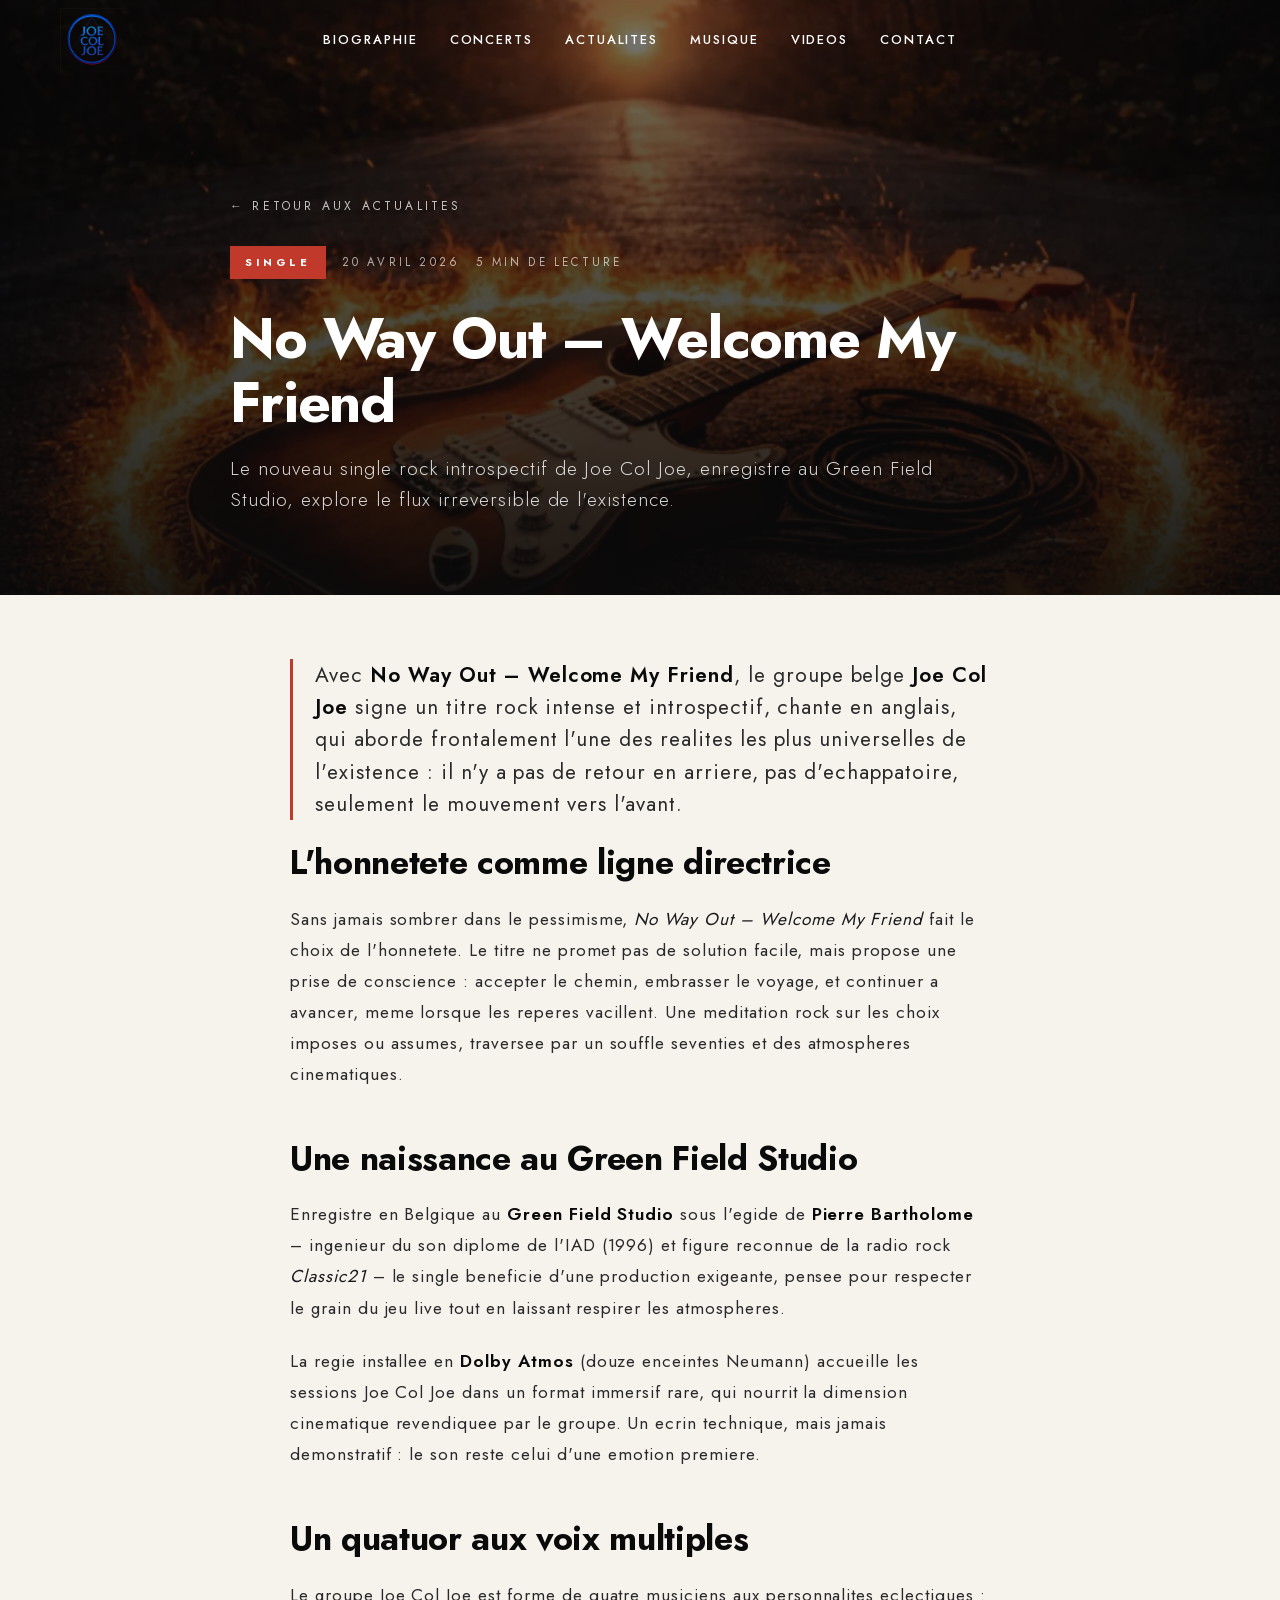
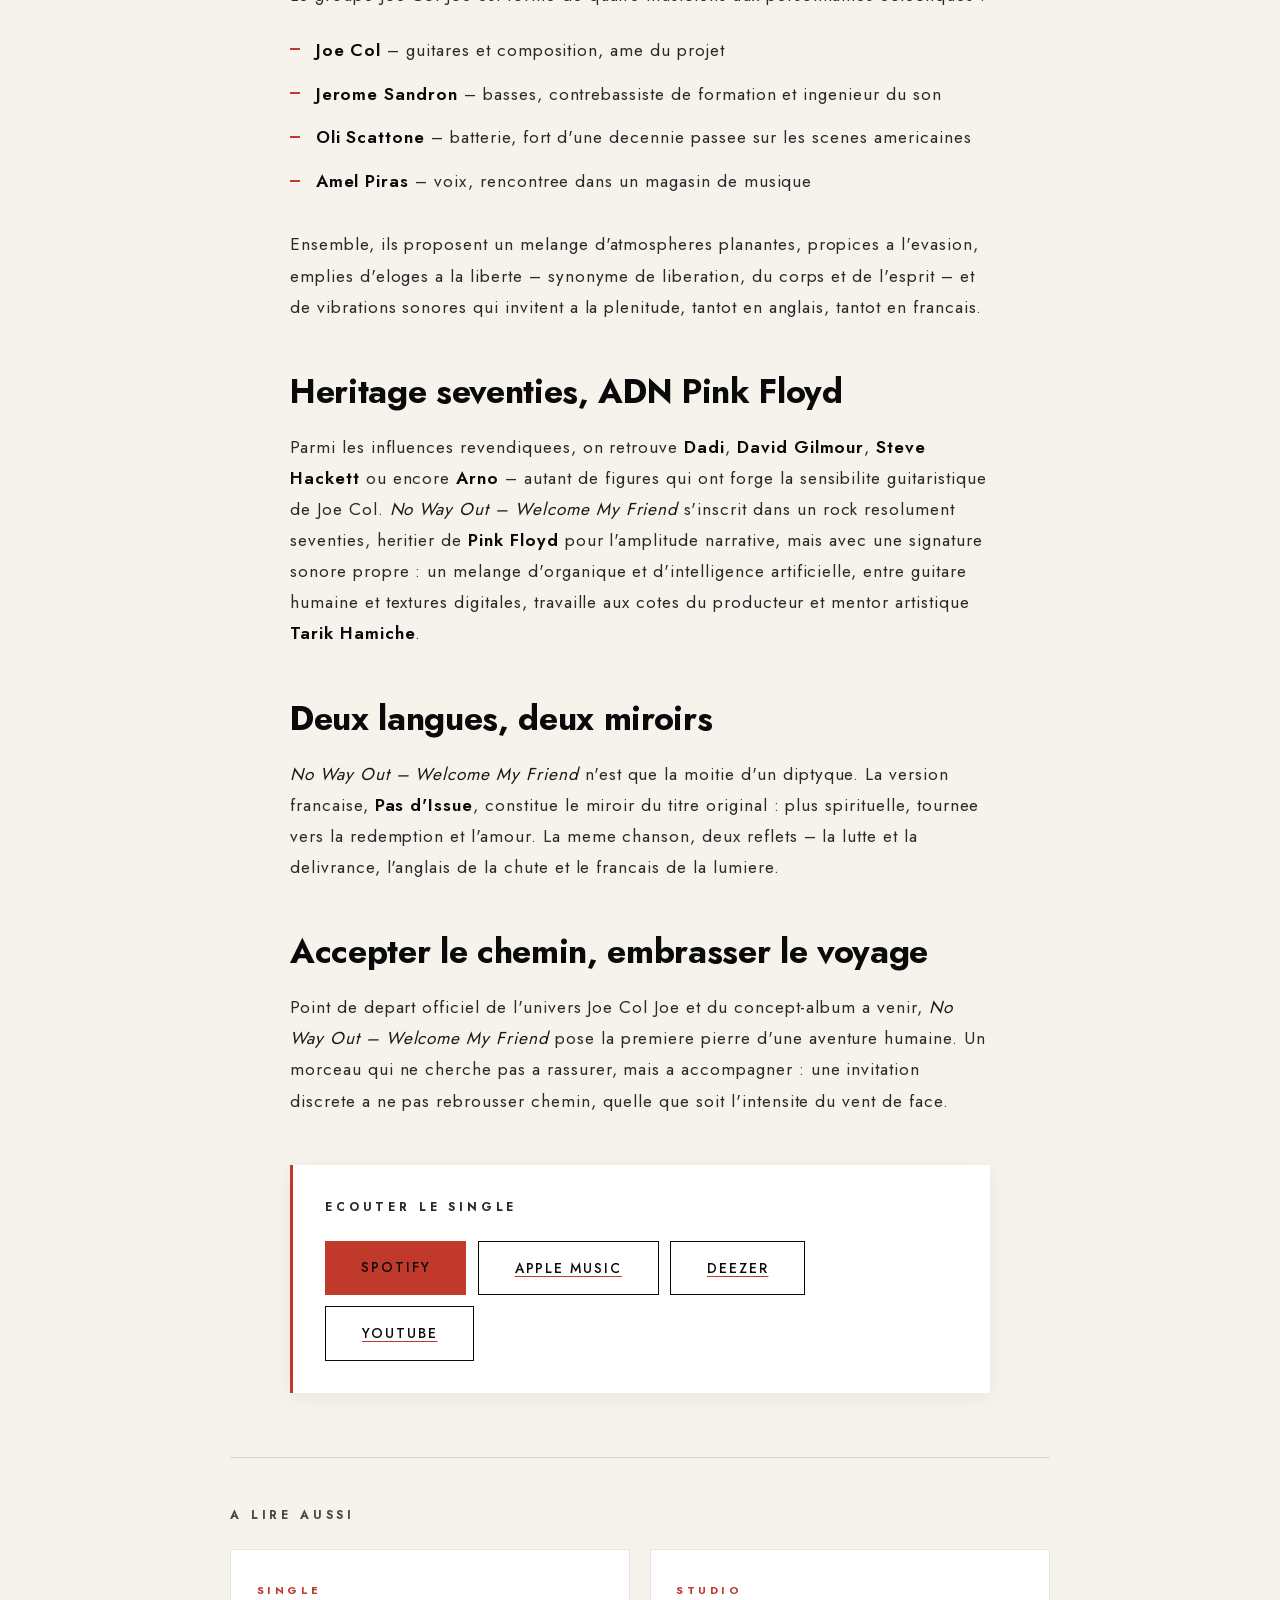
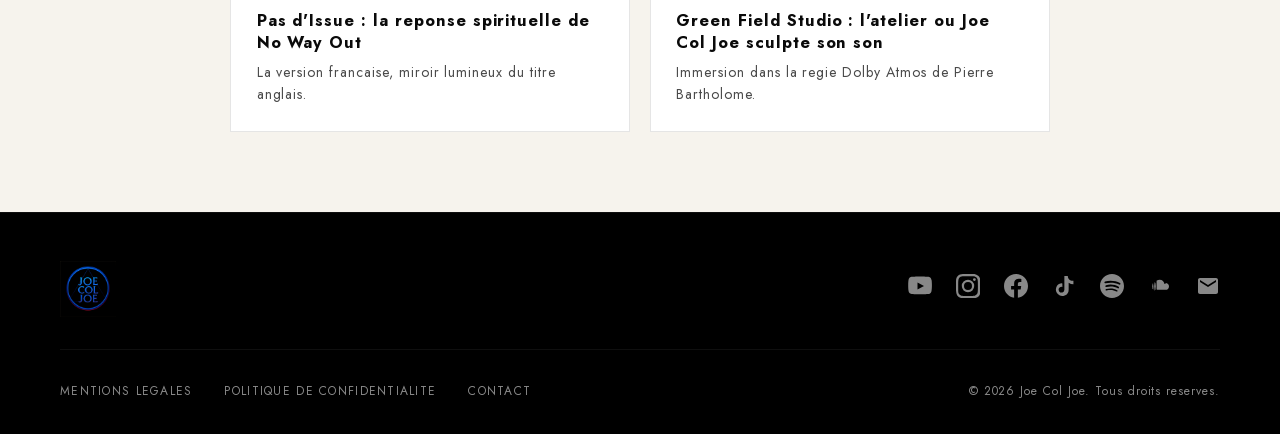
<file: blog/no-way-out.html>
<!DOCTYPE html>
<html lang="fr">
<head>
  <meta charset="UTF-8">
  <meta name="viewport" content="width=device-width, initial-scale=1.0">
  <title>No Way Out – Welcome My Friend : le nouveau single rock introspectif de Joe Col Joe</title>
  <meta name="description" content="Joe Col Joe devoile No Way Out – Welcome My Friend, single rock seventies enregistre au Green Field Studio de Pierre Bartholome. Une plongee intense dans le flux irreversible de la vie.">
  <meta name="keywords" content="Joe Col Joe, No Way Out, Welcome My Friend, rock belge, rock emotionnel, single 2026, Green Field Studio, Pierre Bartholome, Pink Floyd, rock seventies, Joel Collet, Jerome Sandron, Oli Scattone, Amel Piras">
  <meta name="robots" content="index, follow">
  <link rel="canonical" href="https://joecoljoe.com/blog/no-way-out.html">

  <!-- Open Graph -->
  <meta property="og:type" content="article">
  <meta property="og:locale" content="fr_BE">
  <meta property="og:site_name" content="Joe Col Joe">
  <meta property="og:title" content="No Way Out – Welcome My Friend : le nouveau single rock introspectif de Joe Col Joe">
  <meta property="og:description" content="Rock intense et introspectif chante en anglais, enregistre au Green Field Studio. Joe Col Joe signe un titre sur le flux irreversible de la vie.">
  <meta property="og:image" content="https://joecoljoe.com/assets/cover-no-way-out.webp">
  <meta property="og:url" content="https://joecoljoe.com/blog/no-way-out.html">
  <meta property="article:published_time" content="2026-04-20T10:00:00+02:00">
  <meta property="article:author" content="Joe Col Joe">
  <meta property="article:section" content="Single">
  <meta property="article:tag" content="Rock">

  <!-- Twitter Card -->
  <meta name="twitter:card" content="summary_large_image">
  <meta name="twitter:title" content="No Way Out – Welcome My Friend | Joe Col Joe">
  <meta name="twitter:description" content="Le nouveau single rock introspectif de Joe Col Joe, enregistre au Green Field Studio.">
  <meta name="twitter:image" content="https://joecoljoe.com/assets/cover-no-way-out.webp">

  <!-- Preload critical -->
  <link rel="preload" as="image" type="image/webp" href="../assets/cover-no-way-out.webp" fetchpriority="high">
  <link rel="preload" as="font" type="font/woff2" href="../assets/fonts/jost-latin.woff2" crossorigin>

  <!-- Custom CSS -->
  <link rel="stylesheet" href="../css/style.css">

  <!-- JSON-LD Article Schema -->
  <script type="application/ld+json">
  {
    "@context": "https://schema.org",
    "@type": "NewsArticle",
    "headline": "No Way Out – Welcome My Friend : le nouveau single rock introspectif de Joe Col Joe",
    "description": "Joe Col Joe devoile No Way Out – Welcome My Friend, single rock seventies enregistre au Green Field Studio.",
    "image": "https://joecoljoe.com/assets/cover-no-way-out.webp",
    "datePublished": "2026-04-20T10:00:00+02:00",
    "dateModified": "2026-04-20T10:00:00+02:00",
    "inLanguage": "fr-BE",
    "mainEntityOfPage": {
      "@type": "WebPage",
      "@id": "https://joecoljoe.com/blog/no-way-out.html"
    },
    "author": {
      "@type": "MusicGroup",
      "name": "Joe Col Joe",
      "url": "https://joecoljoe.com",
      "@id": "https://joecoljoe.com/#joecoljoe",
      "sameAs": [
        "https://www.wikidata.org/wiki/Q139801632",
        "https://musicbrainz.org/artist/690c937a-3bde-4b0a-afc1-b08c1be16c79",
        "https://open.spotify.com/artist/0KW8tMeg9C7jIeQ2WyWqYN",
        "https://www.youtube.com/channel/UC1JlvEwjl186dDa1g4wnzbg",
        "https://www.instagram.com/joecoljoe",
        "https://www.facebook.com/joecoljoepro/",
        "https://www.tiktok.com/@joecoljoe"
      ]
    },
    "publisher": {
      "@type": "Organization",
      "name": "Joe Col Joe",
      "logo": {
        "@type": "ImageObject",
        "url": "https://joecoljoe.com/assets/logo_joecoljoe.png"
      }
    },
    "about": {
      "@type": "MusicRecording",
      "name": "No Way Out – Welcome My Friend",
      "byArtist": { "@type": "MusicGroup", "name": "Joe Col Joe" },
      "inLanguage": "en",
      "genre": "Rock"
    }
  }
  </script>
</head>
<body>

  <!-- ============ LOADER ============ -->
  <div id="loader" class="loader">
    <picture><source srcset="../assets/logo_joecoljoe.webp" type="image/webp"><img src="../assets/logo_joecoljoe.png" alt="Joe Col Joe" class="loader__logo" width="160" height="160"></picture>
  </div>

  <!-- ============ CUSTOM CURSOR ============ -->
  <div class="cursor-dot" id="cursorDot"></div>
  <div class="cursor-outline" id="cursorOutline"></div>

  <!-- ============ HEADER ============ -->
  <header class="header" id="header">
    <nav class="header__nav">
      <a href="../index.html" class="header__logo" id="headerLogo">
        <picture><source srcset="../assets/logo_joecoljoe.webp" type="image/webp"><img src="../assets/logo_joecoljoe.png" alt="Joe Col Joe" class="header__logo-img" width="64" height="64"></picture>
      </a>
      <div class="header__menu">
        <a href="../biographie.html" class="header__link">Biographie</a>
        <a href="../index.html#concerts" class="header__link">Concerts</a>
        <a href="../blog.html" class="header__link">Actualites</a>
        <a href="../index.html#musique" class="header__link">Musique</a>
        <a href="../index.html#videos" class="header__link">Videos</a>
        <a href="../contact.html" class="header__link">Contact</a>
      </div>
      <button class="header__hamburger" id="hamburger" aria-label="Menu">
        <span></span><span></span><span></span>
      </button>
    </nav>
    <div class="mobile-menu" id="mobileMenu">
      <a href="../biographie.html" class="mobile-menu__link">Biographie</a>
      <a href="../index.html#concerts" class="mobile-menu__link">Concerts</a>
      <a href="../blog.html" class="mobile-menu__link">Actualites</a>
      <a href="../index.html#musique" class="mobile-menu__link">Musique</a>
      <a href="../index.html#videos" class="mobile-menu__link">Videos</a>
      <a href="../contact.html" class="mobile-menu__link">Contact</a>
    </div>
  </header>

  <!-- ============ ARTICLE HERO ============ -->
  <article class="article-page">
    <section class="article-hero">
      <div class="article-hero__bg" style="background-image: url('../assets/cover-no-way-out.webp');"></div>
      <div class="container">
        <p class="article-hero__meta">
          <a href="../blog.html" class="article-hero__back">&larr; Retour aux actualites</a>
        </p>
        <div class="article-hero__tags">
          <span class="article-hero__category">Single</span>
          <time class="article-hero__date" datetime="2026-04-20">20 avril 2026</time>
          <span class="article-hero__reading">5 min de lecture</span>
        </div>
        <h1 class="article-hero__title">No Way Out &ndash; Welcome My Friend</h1>
        <p class="article-hero__subtitle">
          Le nouveau single rock introspectif de Joe Col Joe, enregistre au Green Field Studio,
          explore le flux irreversible de l'existence.
        </p>
      </div>
    </section>

    <div class="article-body">
      <div class="container">
        <div class="article-body__inner">

          <p class="article-lead">
            Avec <strong>No Way Out &ndash; Welcome My Friend</strong>, le groupe belge <strong>Joe Col Joe</strong>
            signe un titre rock intense et introspectif, chante en anglais, qui aborde frontalement l'une des
            realites les plus universelles de l'existence : il n'y a pas de retour en arriere, pas d'echappatoire,
            seulement le mouvement vers l'avant.
          </p>

          <h2>L'honnetete comme ligne directrice</h2>
          <p>
            Sans jamais sombrer dans le pessimisme, <em>No Way Out &ndash; Welcome My Friend</em> fait le choix
            de l'honnetete. Le titre ne promet pas de solution facile, mais propose une prise de conscience :
            accepter le chemin, embrasser le voyage, et continuer a avancer, meme lorsque les reperes vacillent.
            Une meditation rock sur les choix imposes ou assumes, traversee par un souffle seventies et des
            atmospheres cinematiques.
          </p>

          <h2>Une naissance au Green Field Studio</h2>
          <p>
            Enregistre en Belgique au <strong>Green Field Studio</strong> sous l'egide de
            <strong>Pierre Bartholome</strong> &ndash; ingenieur du son diplome de l'IAD (1996) et figure
            reconnue de la radio rock <em>Classic21</em> &ndash; le single beneficie d'une production
            exigeante, pensee pour respecter le grain du jeu live tout en laissant respirer les atmospheres.
          </p>
          <p>
            La regie installee en <strong>Dolby Atmos</strong> (douze enceintes Neumann) accueille les sessions
            Joe Col Joe dans un format immersif rare, qui nourrit la dimension cinematique revendiquee par le
            groupe. Un ecrin technique, mais jamais demonstratif : le son reste celui d'une emotion premiere.
          </p>

          <h2>Un quatuor aux voix multiples</h2>
          <p>
            Le groupe Joe Col Joe est forme de quatre musiciens aux personnalites eclectiques :
          </p>
          <ul>
            <li><strong>Joe Col</strong> &ndash; guitares et composition, ame du projet</li>
            <li><strong>Jerome Sandron</strong> &ndash; basses, contrebassiste de formation et ingenieur du son</li>
            <li><strong>Oli Scattone</strong> &ndash; batterie, fort d'une decennie passee sur les scenes americaines</li>
            <li><strong>Amel Piras</strong> &ndash; voix, rencontree dans un magasin de musique</li>
          </ul>
          <p>
            Ensemble, ils proposent un melange d'atmospheres planantes, propices a l'evasion, emplies d'eloges
            a la liberte &ndash; synonyme de liberation, du corps et de l'esprit &ndash; et de vibrations
            sonores qui invitent a la plenitude, tantot en anglais, tantot en francais.
          </p>

          <h2>Heritage seventies, ADN Pink Floyd</h2>
          <p>
            Parmi les influences revendiquees, on retrouve <strong>Dadi</strong>, <strong>David Gilmour</strong>,
            <strong>Steve Hackett</strong> ou encore <strong>Arno</strong> &ndash; autant de figures qui ont
            forge la sensibilite guitaristique de Joe Col. <em>No Way Out &ndash; Welcome My Friend</em>
            s'inscrit dans un rock resolument seventies, heritier de <strong>Pink Floyd</strong> pour
            l'amplitude narrative, mais avec une signature sonore propre : un melange d'organique et
            d'intelligence artificielle, entre guitare humaine et textures digitales, travaille aux cotes
            du producteur et mentor artistique <strong>Tarik Hamiche</strong>.
          </p>

          <h2>Deux langues, deux miroirs</h2>
          <p>
            <em>No Way Out &ndash; Welcome My Friend</em> n'est que la moitie d'un diptyque. La version
            francaise, <strong>Pas d'Issue</strong>, constitue le miroir du titre original : plus spirituelle,
            tournee vers la redemption et l'amour. La meme chanson, deux reflets &ndash; la lutte et la
            delivrance, l'anglais de la chute et le francais de la lumiere.
          </p>

          <h2>Accepter le chemin, embrasser le voyage</h2>
          <p>
            Point de depart officiel de l'univers Joe Col Joe et du concept-album a venir,
            <em>No Way Out &ndash; Welcome My Friend</em> pose la premiere pierre d'une aventure humaine.
            Un morceau qui ne cherche pas a rassurer, mais a accompagner : une invitation discrete a ne pas
            rebrousser chemin, quelle que soit l'intensite du vent de face.
          </p>

          <div class="article-cta">
            <p class="article-cta__label">Ecouter le single</p>
            <div class="article-cta__buttons">
              <a href="https://open.spotify.com/artist/0KW8tMeg9C7jIeQ2WyWqYN" target="_blank" rel="noopener" class="btn btn--primary">Spotify</a>
              <a href="https://music.apple.com/us/artist/joe-col-joe/1862206751" target="_blank" rel="noopener" class="btn btn--outline">Apple Music</a>
              <a href="https://www.deezer.com/fr/artist/362415682" target="_blank" rel="noopener" class="btn btn--outline">Deezer</a>
              <a href="https://youtu.be/-fVkHK3H4ZI" target="_blank" rel="noopener" class="btn btn--outline">YouTube</a>
            </div>
          </div>

        </div>

        <!-- Related articles -->
        <aside class="article-related">
          <h3 class="article-related__title">A lire aussi</h3>
          <div class="article-related__grid">
            <a href="pas-d-issue.html" class="article-related__card">
              <span class="article-related__cat">Single</span>
              <h4>Pas d'Issue : la reponse spirituelle de No Way Out</h4>
              <p>La version francaise, miroir lumineux du titre anglais.</p>
            </a>
            <a href="green-field-studio.html" class="article-related__card">
              <span class="article-related__cat">Studio</span>
              <h4>Green Field Studio : l'atelier ou Joe Col Joe sculpte son son</h4>
              <p>Immersion dans la regie Dolby Atmos de Pierre Bartholome.</p>
            </a>
          </div>
        </aside>

      </div>
    </div>
  </article>

  <!-- ============ FOOTER ============ -->
  <footer class="footer">
    <div class="container">
      <div class="footer__top">
        <div class="footer__logo">
          <picture><source srcset="../assets/logo_joecoljoe.webp" type="image/webp"><img src="../assets/logo_joecoljoe.png" alt="Joe Col Joe" width="56" height="56"></picture>
        </div>
        <div class="footer__social">
          <a href="https://youtube.com/@joecoljoe" target="_blank" rel="noopener" class="footer__social-link" aria-label="YouTube"><svg viewBox="0 0 24 24" width="24" height="24" fill="currentColor"><path d="M23.5 6.2s-.2-1.7-1-2.4c-.9-1-1.9-1-2.4-1.1C16.8 2.4 12 2.4 12 2.4s-4.8 0-8.1.3c-.5.1-1.5.1-2.4 1.1-.8.7-1 2.4-1 2.4S.2 8.3.2 10.4v2c0 2.1.3 4.2.3 4.2s.2 1.7 1 2.4c.9 1 2.1.9 2.6 1 1.9.2 8 .3 8 .3s4.8 0 8.1-.3c.5-.1 1.5-.1 2.4-1.1.8-.7 1-2.4 1-2.4s.3-2.1.3-4.2v-2c0-2.1-.3-4.2-.3-4.2zM9.5 15.6V8.4l6.5 3.6-6.5 3.6z"/></svg></a>
          <a href="https://www.instagram.com/joecoljoe" target="_blank" rel="noopener" class="footer__social-link" aria-label="Instagram"><svg viewBox="0 0 24 24" width="24" height="24" fill="currentColor"><path d="M12 2.2c3.2 0 3.6 0 4.9.1 1.2.1 1.8.2 2.2.4.6.2 1 .5 1.4.9.4.4.7.8.9 1.4.2.4.3 1 .4 2.2.1 1.3.1 1.7.1 4.9s0 3.6-.1 4.9c-.1 1.2-.2 1.8-.4 2.2-.2.6-.5 1-.9 1.4-.4.4-.8.7-1.4.9-.4.2-1 .3-2.2.4-1.3.1-1.7.1-4.9.1s-3.6 0-4.9-.1c-1.2-.1-1.8-.2-2.2-.4-.6-.2-1-.5-1.4-.9-.4-.4-.7-.8-.9-1.4-.2-.4-.3-1-.4-2.2C2.2 15.6 2.2 15.2 2.2 12s0-3.6.1-4.9c.1-1.2.2-1.8.4-2.2.2-.6.5-1 .9-1.4.4-.4.8-.7 1.4-.9.4-.2 1-.3 2.2-.4C8.4 2.2 8.8 2.2 12 2.2zM12 0C8.7 0 8.3 0 7 .1 5.7.1 4.8.3 4 .6c-.8.3-1.5.7-2.2 1.4C1.1 2.7.7 3.4.4 4.2.1 5 0 5.9 0 7.2 0 8.5 0 8.9 0 12.2s0 3.7.1 5c.1 1.3.3 2.2.6 3 .3.8.7 1.5 1.4 2.2.7.7 1.4 1.1 2.2 1.4.8.3 1.7.5 3 .6 1.3.1 1.7.1 5 .1s3.7 0 5-.1c1.3-.1 2.2-.3 3-.6.8-.3 1.5-.7 2.2-1.4.7-.7 1.1-1.4 1.4-2.2.3-.8.5-1.7.6-3 .1-1.3.1-1.7.1-5s0-3.7-.1-5c-.1-1.3-.3-2.2-.6-3-.3-.8-.7-1.5-1.4-2.2C21.3 1.1 20.6.7 19.8.4 19 .1 18.1 0 16.8 0 15.5 0 15.1 0 12 0zm0 5.8a6.2 6.2 0 100 12.4 6.2 6.2 0 000-12.4zM12 16a4 4 0 110-8 4 4 0 010 8zm6.4-11.8a1.4 1.4 0 100 2.8 1.4 1.4 0 000-2.8z"/></svg></a>
          <a href="https://www.facebook.com/joecoljoepro/" target="_blank" rel="noopener" class="footer__social-link" aria-label="Facebook"><svg viewBox="0 0 24 24" width="24" height="24" fill="currentColor"><path d="M24 12C24 5.373 18.627 0 12 0S0 5.373 0 12c0 5.99 4.388 10.954 10.125 11.854V15.47H7.078V12h3.047V9.356c0-3.007 1.792-4.668 4.533-4.668 1.312 0 2.686.234 2.686.234v2.953H15.83c-1.491 0-1.956.925-1.956 1.874V12h3.328l-.532 3.47h-2.796v8.384C19.612 22.954 24 17.99 24 12z"/></svg></a>
          <a href="https://www.tiktok.com/@joecoljoe" target="_blank" rel="noopener" class="footer__social-link" aria-label="TikTok"><svg viewBox="0 0 24 24" width="24" height="24" fill="currentColor"><path d="M19.59 6.69a4.83 4.83 0 01-3.77-4.25V2h-3.45v13.67a2.89 2.89 0 01-5.2 1.74 2.89 2.89 0 012.31-4.64 2.93 2.93 0 01.88.13V9.4a6.84 6.84 0 00-1-.07A6.33 6.33 0 005.8 20.1a6.34 6.34 0 0010.86-4.43v-7a8.16 8.16 0 004.77 1.52v-3.4a4.85 4.85 0 01-1.84-.1z"/></svg></a>
          <a href="https://open.spotify.com/artist/0KW8tMeg9C7jIeQ2WyWqYN" target="_blank" rel="noopener" class="footer__social-link" aria-label="Spotify"><svg viewBox="0 0 24 24" width="24" height="24" fill="currentColor"><path d="M12 0C5.4 0 0 5.4 0 12s5.4 12 12 12 12-5.4 12-12S18.6 0 12 0zm5.5 17.3c-.2.3-.6.4-1 .2-2.7-1.6-6-2-10-1.1-.4.1-.8-.1-.9-.5-.1-.4.1-.8.5-.9 4.3-1 8.1-.6 11.1 1.2.4.2.5.7.3 1.1zm1.5-3.3c-.3.4-.8.5-1.2.3-3.1-1.9-7.7-2.4-11.3-1.3-.5.1-1-.1-1.1-.6-.1-.5.1-1 .6-1.1 4.1-1.3 9.2-.7 12.7 1.5.3.2.5.7.3 1.2zm.1-3.4c-3.7-2.2-9.8-2.4-13.3-1.3-.5.2-1.1-.1-1.3-.6-.2-.5.1-1.1.6-1.3 4-1.2 10.7-1 14.9 1.5.5.3.6.9.4 1.4-.3.5-.9.6-1.3.3z"/></svg></a>
          <a href="https://soundcloud.com/joe-col-music" target="_blank" rel="noopener" class="footer__social-link" aria-label="SoundCloud"><svg viewBox="0 0 24 24" width="24" height="24" fill="currentColor"><path d="M17.5 10c-.4 0-.7 0-1 .1-.2-2.5-2.3-4.4-4.8-4.4-1.1 0-2 .3-2.8.9-.3.2-.3.5-.3.7v8c0 .3.2.5.4.5l8.6 0c1.9 0 3.4-1.5 3.4-3.4 0-1.9-1.5-3.4-3.5-3.4zm-12-.9c-.1 0-.2.1-.2.2l-.2 3-.2 3c0 .1.1.2.2.2s.2-.1.2-.2l.2-3-.2-3c0-.1-.1-.2-.2-.2zm-.9.4c-.1 0-.2.1-.2.2l-.2 2.6.2 2.6c0 .1.1.2.2.2s.2-.1.2-.2l.2-2.6-.2-2.6c0-.1-.1-.2-.2-.2zm2-1.3c-.1 0-.2.1-.2.2l-.2 3.9.2 3.9c0 .1.1.2.2.2.1 0 .2-.1.2-.2l.2-3.9-.2-3.9c0-.1-.1-.2-.2-.2zm1 .5c-.1 0-.2.1-.2.2l-.2 3.4.2 3.4c0 .1.1.2.2.2.1 0 .2-.1.2-.2l.2-3.4-.2-3.4c0-.1-.1-.2-.2-.2z"/></svg></a>
          <a href="mailto:joecoljoe@yahoo.com" class="footer__social-link" aria-label="Email"><svg viewBox="0 0 24 24" width="24" height="24" fill="currentColor"><path d="M20 4H4c-1.1 0-1.99.9-1.99 2L2 18c0 1.1.9 2 2 2h16c1.1 0 2-.9 2-2V6c0-1.1-.9-2-2-2zm0 4l-8 5-8-5V6l8 5 8-5v2z"/></svg></a>
        </div>
      </div>
      <div class="footer__bottom">
        <div class="footer__links">
          <a href="../mentions-legales.html">Mentions legales</a>
          <a href="../politique-confidentialite.html">Politique de confidentialite</a>
          <a href="../contact.html">Contact</a>
        </div>
        <p class="footer__copy">&copy; 2026 Joe Col Joe. Tous droits reserves.</p>
      </div>
    </div>
  </footer>

  <!-- Scripts -->
  <script src="../assets/vendor/swiper-bundle.min.js" defer></script>
  <script src="../js/main.js" defer></script>
</body>
</html>
</file>
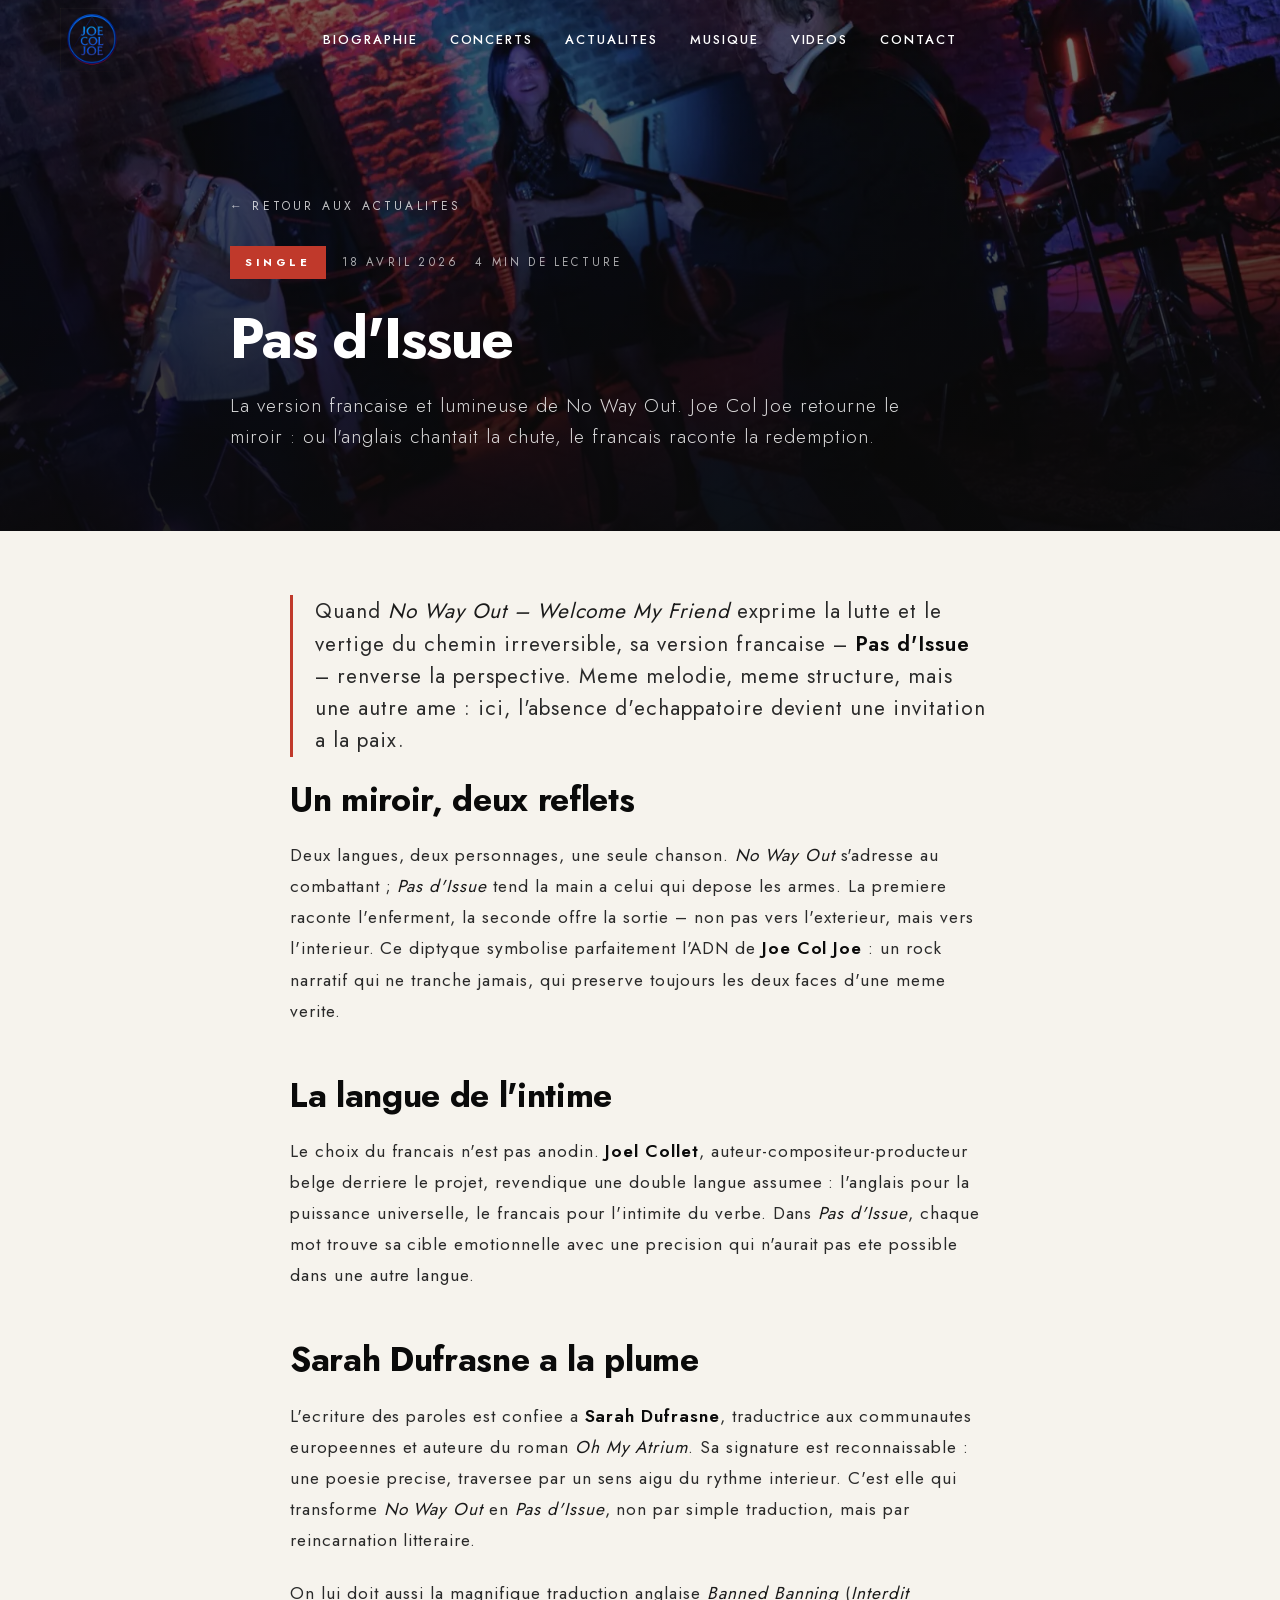
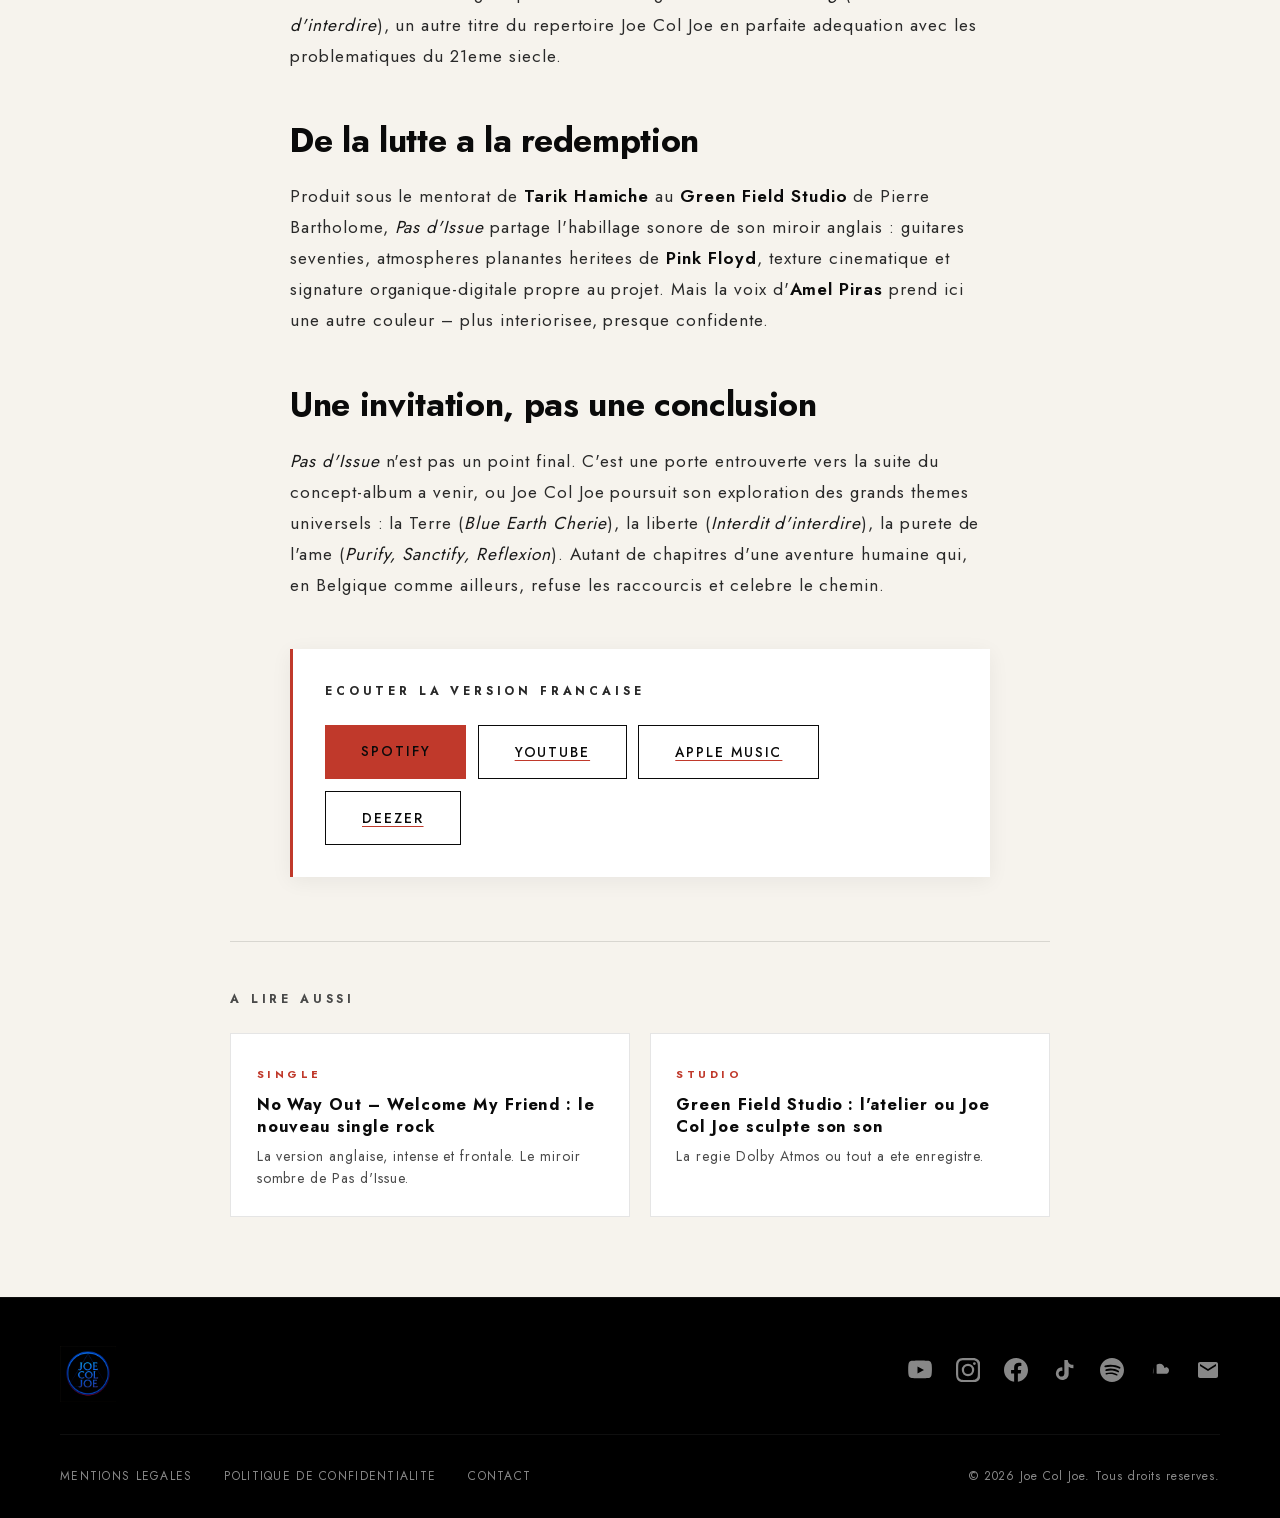
<file: blog/pas-d-issue.html>
<!DOCTYPE html>
<html lang="fr">
<head>
  <meta charset="UTF-8">
  <meta name="viewport" content="width=device-width, initial-scale=1.0">
  <title>Pas d'Issue : la reponse spirituelle de Joe Col Joe a No Way Out</title>
  <meta name="description" content="Pas d'Issue, version francaise et lumineuse de No Way Out. Joe Col Joe explore la redemption, l'amour et le pouvoir du chemin accepte. Single belge 2026.">
  <meta name="keywords" content="Joe Col Joe, Pas d'Issue, single francais, rock belge, redemption, Sarah Dufrasne, paroles, rock emotionnel, concept-album, Joel Collet">
  <meta name="robots" content="index, follow">
  <link rel="canonical" href="https://joecoljoe.com/blog/pas-d-issue.html">

  <!-- Open Graph -->
  <meta property="og:type" content="article">
  <meta property="og:locale" content="fr_BE">
  <meta property="og:site_name" content="Joe Col Joe">
  <meta property="og:title" content="Pas d'Issue : la reponse spirituelle de Joe Col Joe a No Way Out">
  <meta property="og:description" content="La version francaise de No Way Out, tournee vers la redemption et l'amour. Joe Col Joe en mode lumineux.">
  <meta property="og:image" content="https://joecoljoe.com/assets/photolive_joecolejoe.webp">
  <meta property="og:url" content="https://joecoljoe.com/blog/pas-d-issue.html">
  <meta property="article:published_time" content="2026-04-18T10:00:00+02:00">
  <meta property="article:section" content="Single">

  <meta name="twitter:card" content="summary_large_image">
  <meta name="twitter:title" content="Pas d'Issue | Joe Col Joe">
  <meta name="twitter:description" content="La version francaise et lumineuse de No Way Out.">
  <meta name="twitter:image" content="https://joecoljoe.com/assets/photolive_joecolejoe.webp">

  <link rel="preload" as="image" type="image/webp" href="../assets/photolive_joecolejoe.webp" fetchpriority="high">
  <link rel="preload" as="font" type="font/woff2" href="../assets/fonts/jost-latin.woff2" crossorigin>
  <link rel="stylesheet" href="../css/style.css">

  <script type="application/ld+json">
  {
    "@context": "https://schema.org",
    "@type": "NewsArticle",
    "headline": "Pas d'Issue : la reponse spirituelle de Joe Col Joe a No Way Out",
    "description": "Pas d'Issue, version francaise et lumineuse de No Way Out, explore la redemption et l'amour.",
    "image": "https://joecoljoe.com/assets/photolive_joecolejoe.webp",
    "datePublished": "2026-04-18T10:00:00+02:00",
    "inLanguage": "fr-BE",
    "mainEntityOfPage": { "@type": "WebPage", "@id": "https://joecoljoe.com/blog/pas-d-issue.html" },
    "author": {
      "@type": "MusicGroup",
      "name": "Joe Col Joe",
      "url": "https://joecoljoe.com",
      "@id": "https://joecoljoe.com/#joecoljoe",
      "sameAs": [
        "https://www.wikidata.org/wiki/Q139801632",
        "https://musicbrainz.org/artist/690c937a-3bde-4b0a-afc1-b08c1be16c79",
        "https://open.spotify.com/artist/0KW8tMeg9C7jIeQ2WyWqYN",
        "https://www.youtube.com/channel/UC1JlvEwjl186dDa1g4wnzbg",
        "https://www.instagram.com/joecoljoe",
        "https://www.facebook.com/joecoljoepro/",
        "https://www.tiktok.com/@joecoljoe"
      ]
    },
    "publisher": { "@type": "Organization", "name": "Joe Col Joe", "logo": { "@type": "ImageObject", "url": "https://joecoljoe.com/assets/logo_joecoljoe.png" } },
    "about": { "@type": "MusicRecording", "name": "Pas d'Issue", "byArtist": { "@type": "MusicGroup", "name": "Joe Col Joe" }, "inLanguage": "fr", "genre": "Rock" }
  }
  </script>
</head>
<body>

  <div id="loader" class="loader">
    <picture><source srcset="../assets/logo_joecoljoe.webp" type="image/webp"><img src="../assets/logo_joecoljoe.png" alt="Joe Col Joe" class="loader__logo" width="160" height="160"></picture>
  </div>

  <div class="cursor-dot" id="cursorDot"></div>
  <div class="cursor-outline" id="cursorOutline"></div>

  <header class="header" id="header">
    <nav class="header__nav">
      <a href="../index.html" class="header__logo" id="headerLogo">
        <picture><source srcset="../assets/logo_joecoljoe.webp" type="image/webp"><img src="../assets/logo_joecoljoe.png" alt="Joe Col Joe" class="header__logo-img" width="64" height="64"></picture>
      </a>
      <div class="header__menu">
        <a href="../biographie.html" class="header__link">Biographie</a>
        <a href="../index.html#concerts" class="header__link">Concerts</a>
        <a href="../blog.html" class="header__link">Actualites</a>
        <a href="../index.html#musique" class="header__link">Musique</a>
        <a href="../index.html#videos" class="header__link">Videos</a>
        <a href="../contact.html" class="header__link">Contact</a>
      </div>
      <button class="header__hamburger" id="hamburger" aria-label="Menu"><span></span><span></span><span></span></button>
    </nav>
    <div class="mobile-menu" id="mobileMenu">
      <a href="../biographie.html" class="mobile-menu__link">Biographie</a>
      <a href="../index.html#concerts" class="mobile-menu__link">Concerts</a>
      <a href="../blog.html" class="mobile-menu__link">Actualites</a>
      <a href="../index.html#musique" class="mobile-menu__link">Musique</a>
      <a href="../index.html#videos" class="mobile-menu__link">Videos</a>
      <a href="../contact.html" class="mobile-menu__link">Contact</a>
    </div>
  </header>

  <article class="article-page">
    <section class="article-hero">
      <div class="article-hero__bg" style="background-image: url('../assets/photolive_joecolejoe.webp');"></div>
      <div class="container">
        <p class="article-hero__meta">
          <a href="../blog.html" class="article-hero__back">&larr; Retour aux actualites</a>
        </p>
        <div class="article-hero__tags">
          <span class="article-hero__category">Single</span>
          <time class="article-hero__date" datetime="2026-04-18">18 avril 2026</time>
          <span class="article-hero__reading">4 min de lecture</span>
        </div>
        <h1 class="article-hero__title">Pas d'Issue</h1>
        <p class="article-hero__subtitle">
          La version francaise et lumineuse de No Way Out. Joe Col Joe retourne le miroir :
          ou l'anglais chantait la chute, le francais raconte la redemption.
        </p>
      </div>
    </section>

    <div class="article-body">
      <div class="container">
        <div class="article-body__inner">

          <p class="article-lead">
            Quand <em>No Way Out &ndash; Welcome My Friend</em> exprime la lutte et le vertige du chemin
            irreversible, sa version francaise &ndash; <strong>Pas d'Issue</strong> &ndash; renverse la
            perspective. Meme melodie, meme structure, mais une autre ame : ici, l'absence d'echappatoire
            devient une invitation a la paix.
          </p>

          <h2>Un miroir, deux reflets</h2>
          <p>
            Deux langues, deux personnages, une seule chanson. <em>No Way Out</em> s'adresse au combattant ;
            <em>Pas d'Issue</em> tend la main a celui qui depose les armes. La premiere raconte l'enferment,
            la seconde offre la sortie &ndash; non pas vers l'exterieur, mais vers l'interieur. Ce diptyque
            symbolise parfaitement l'ADN de <strong>Joe Col Joe</strong> : un rock narratif qui ne tranche
            jamais, qui preserve toujours les deux faces d'une meme verite.
          </p>

          <h2>La langue de l'intime</h2>
          <p>
            Le choix du francais n'est pas anodin. <strong>Joel Collet</strong>, auteur-compositeur-producteur
            belge derriere le projet, revendique une double langue assumee : l'anglais pour la puissance
            universelle, le francais pour l'intimite du verbe. Dans <em>Pas d'Issue</em>, chaque mot trouve
            sa cible emotionnelle avec une precision qui n'aurait pas ete possible dans une autre langue.
          </p>

          <h2>Sarah Dufrasne a la plume</h2>
          <p>
            L'ecriture des paroles est confiee a <strong>Sarah Dufrasne</strong>, traductrice aux communautes
            europeennes et auteure du roman <em>Oh My Atrium</em>. Sa signature est reconnaissable :
            une poesie precise, traversee par un sens aigu du rythme interieur. C'est elle qui transforme
            <em>No Way Out</em> en <em>Pas d'Issue</em>, non par simple traduction, mais par reincarnation
            litteraire.
          </p>
          <p>
            On lui doit aussi la magnifique traduction anglaise <em>Banned Banning</em> (<em>Interdit
            d'interdire</em>), un autre titre du repertoire Joe Col Joe en parfaite adequation avec les
            problematiques du 21eme siecle.
          </p>

          <h2>De la lutte a la redemption</h2>
          <p>
            Produit sous le mentorat de <strong>Tarik Hamiche</strong> au <strong>Green Field Studio</strong>
            de Pierre Bartholome, <em>Pas d'Issue</em> partage l'habillage sonore de son miroir anglais :
            guitares seventies, atmospheres planantes heritees de <strong>Pink Floyd</strong>, texture
            cinematique et signature organique-digitale propre au projet. Mais la voix d'<strong>Amel Piras</strong>
            prend ici une autre couleur &ndash; plus interiorisee, presque confidente.
          </p>

          <h2>Une invitation, pas une conclusion</h2>
          <p>
            <em>Pas d'Issue</em> n'est pas un point final. C'est une porte entrouverte vers la suite du concept-album
            a venir, ou Joe Col Joe poursuit son exploration des grands themes universels : la Terre
            (<em>Blue Earth Cherie</em>), la liberte (<em>Interdit d'interdire</em>), la purete de l'ame
            (<em>Purify, Sanctify, Reflexion</em>). Autant de chapitres d'une aventure humaine qui,
            en Belgique comme ailleurs, refuse les raccourcis et celebre le chemin.
          </p>

          <div class="article-cta">
            <p class="article-cta__label">Ecouter la version francaise</p>
            <div class="article-cta__buttons">
              <a href="https://open.spotify.com/artist/0KW8tMeg9C7jIeQ2WyWqYN" target="_blank" rel="noopener" class="btn btn--primary">Spotify</a>
              <a href="https://youtu.be/fcxApuXcgCU" target="_blank" rel="noopener" class="btn btn--outline">YouTube</a>
              <a href="https://music.apple.com/us/artist/joe-col-joe/1862206751" target="_blank" rel="noopener" class="btn btn--outline">Apple Music</a>
              <a href="https://www.deezer.com/fr/artist/362415682" target="_blank" rel="noopener" class="btn btn--outline">Deezer</a>
            </div>
          </div>

        </div>

        <aside class="article-related">
          <h3 class="article-related__title">A lire aussi</h3>
          <div class="article-related__grid">
            <a href="no-way-out.html" class="article-related__card">
              <span class="article-related__cat">Single</span>
              <h4>No Way Out &ndash; Welcome My Friend : le nouveau single rock</h4>
              <p>La version anglaise, intense et frontale. Le miroir sombre de Pas d'Issue.</p>
            </a>
            <a href="green-field-studio.html" class="article-related__card">
              <span class="article-related__cat">Studio</span>
              <h4>Green Field Studio : l'atelier ou Joe Col Joe sculpte son son</h4>
              <p>La regie Dolby Atmos ou tout a ete enregistre.</p>
            </a>
          </div>
        </aside>

      </div>
    </div>
  </article>

  <footer class="footer">
    <div class="container">
      <div class="footer__top">
        <div class="footer__logo">
          <picture><source srcset="../assets/logo_joecoljoe.webp" type="image/webp"><img src="../assets/logo_joecoljoe.png" alt="Joe Col Joe" width="56" height="56"></picture>
        </div>
        <div class="footer__social">
          <a href="https://youtube.com/@joecoljoe" target="_blank" rel="noopener" class="footer__social-link" aria-label="YouTube"><svg viewBox="0 0 24 24" width="24" height="24" fill="currentColor"><path d="M23.5 6.2s-.2-1.7-1-2.4c-.9-1-1.9-1-2.4-1.1C16.8 2.4 12 2.4 12 2.4s-4.8 0-8.1.3c-.5.1-1.5.1-2.4 1.1-.8.7-1 2.4-1 2.4S.2 8.3.2 10.4v2c0 2.1.3 4.2.3 4.2s.2 1.7 1 2.4c.9 1 2.1.9 2.6 1 1.9.2 8 .3 8 .3s4.8 0 8.1-.3c.5-.1 1.5-.1 2.4-1.1.8-.7 1-2.4 1-2.4s.3-2.1.3-4.2v-2c0-2.1-.3-4.2-.3-4.2zM9.5 15.6V8.4l6.5 3.6-6.5 3.6z"/></svg></a>
          <a href="https://www.instagram.com/joecoljoe" target="_blank" rel="noopener" class="footer__social-link" aria-label="Instagram"><svg viewBox="0 0 24 24" width="24" height="24" fill="currentColor"><path d="M12 2.2c3.2 0 3.6 0 4.9.1 1.2.1 1.8.2 2.2.4.6.2 1 .5 1.4.9.4.4.7.8.9 1.4.2.4.3 1 .4 2.2.1 1.3.1 1.7.1 4.9s0 3.6-.1 4.9c-.1 1.2-.2 1.8-.4 2.2-.2.6-.5 1-.9 1.4-.4.4-.8.7-1.4.9-.4.2-1 .3-2.2.4-1.3.1-1.7.1-4.9.1s-3.6 0-4.9-.1c-1.2-.1-1.8-.2-2.2-.4-.6-.2-1-.5-1.4-.9-.4-.4-.7-.8-.9-1.4-.2-.4-.3-1-.4-2.2C2.2 15.6 2.2 15.2 2.2 12s0-3.6.1-4.9c.1-1.2.2-1.8.4-2.2.2-.6.5-1 .9-1.4.4-.4.8-.7 1.4-.9.4-.2 1-.3 2.2-.4C8.4 2.2 8.8 2.2 12 2.2zM12 0C8.7 0 8.3 0 7 .1 5.7.1 4.8.3 4 .6c-.8.3-1.5.7-2.2 1.4C1.1 2.7.7 3.4.4 4.2.1 5 0 5.9 0 7.2 0 8.5 0 8.9 0 12.2s0 3.7.1 5c.1 1.3.3 2.2.6 3 .3.8.7 1.5 1.4 2.2.7.7 1.4 1.1 2.2 1.4.8.3 1.7.5 3 .6 1.3.1 1.7.1 5 .1s3.7 0 5-.1c1.3-.1 2.2-.3 3-.6.8-.3 1.5-.7 2.2-1.4.7-.7 1.1-1.4 1.4-2.2.3-.8.5-1.7.6-3 .1-1.3.1-1.7.1-5s0-3.7-.1-5c-.1-1.3-.3-2.2-.6-3-.3-.8-.7-1.5-1.4-2.2C21.3 1.1 20.6.7 19.8.4 19 .1 18.1 0 16.8 0 15.5 0 15.1 0 12 0zm0 5.8a6.2 6.2 0 100 12.4 6.2 6.2 0 000-12.4zM12 16a4 4 0 110-8 4 4 0 010 8zm6.4-11.8a1.4 1.4 0 100 2.8 1.4 1.4 0 000-2.8z"/></svg></a>
          <a href="https://www.facebook.com/joecoljoepro/" target="_blank" rel="noopener" class="footer__social-link" aria-label="Facebook"><svg viewBox="0 0 24 24" width="24" height="24" fill="currentColor"><path d="M24 12C24 5.373 18.627 0 12 0S0 5.373 0 12c0 5.99 4.388 10.954 10.125 11.854V15.47H7.078V12h3.047V9.356c0-3.007 1.792-4.668 4.533-4.668 1.312 0 2.686.234 2.686.234v2.953H15.83c-1.491 0-1.956.925-1.956 1.874V12h3.328l-.532 3.47h-2.796v8.384C19.612 22.954 24 17.99 24 12z"/></svg></a>
          <a href="https://www.tiktok.com/@joecoljoe" target="_blank" rel="noopener" class="footer__social-link" aria-label="TikTok"><svg viewBox="0 0 24 24" width="24" height="24" fill="currentColor"><path d="M19.59 6.69a4.83 4.83 0 01-3.77-4.25V2h-3.45v13.67a2.89 2.89 0 01-5.2 1.74 2.89 2.89 0 012.31-4.64 2.93 2.93 0 01.88.13V9.4a6.84 6.84 0 00-1-.07A6.33 6.33 0 005.8 20.1a6.34 6.34 0 0010.86-4.43v-7a8.16 8.16 0 004.77 1.52v-3.4a4.85 4.85 0 01-1.84-.1z"/></svg></a>
          <a href="https://open.spotify.com/artist/0KW8tMeg9C7jIeQ2WyWqYN" target="_blank" rel="noopener" class="footer__social-link" aria-label="Spotify"><svg viewBox="0 0 24 24" width="24" height="24" fill="currentColor"><path d="M12 0C5.4 0 0 5.4 0 12s5.4 12 12 12 12-5.4 12-12S18.6 0 12 0zm5.5 17.3c-.2.3-.6.4-1 .2-2.7-1.6-6-2-10-1.1-.4.1-.8-.1-.9-.5-.1-.4.1-.8.5-.9 4.3-1 8.1-.6 11.1 1.2.4.2.5.7.3 1.1zm1.5-3.3c-.3.4-.8.5-1.2.3-3.1-1.9-7.7-2.4-11.3-1.3-.5.1-1-.1-1.1-.6-.1-.5.1-1 .6-1.1 4.1-1.3 9.2-.7 12.7 1.5.3.2.5.7.3 1.2zm.1-3.4c-3.7-2.2-9.8-2.4-13.3-1.3-.5.2-1.1-.1-1.3-.6-.2-.5.1-1.1.6-1.3 4-1.2 10.7-1 14.9 1.5.5.3.6.9.4 1.4-.3.5-.9.6-1.3.3z"/></svg></a>
          <a href="https://soundcloud.com/joe-col-music" target="_blank" rel="noopener" class="footer__social-link" aria-label="SoundCloud"><svg viewBox="0 0 24 24" width="24" height="24" fill="currentColor"><path d="M17.5 10c-.4 0-.7 0-1 .1-.2-2.5-2.3-4.4-4.8-4.4-1.1 0-2 .3-2.8.9-.3.2-.3.5-.3.7v8c0 .3.2.5.4.5l8.6 0c1.9 0 3.4-1.5 3.4-3.4 0-1.9-1.5-3.4-3.5-3.4zm-12-.9c-.1 0-.2.1-.2.2l-.2 3-.2 3c0 .1.1.2.2.2s.2-.1.2-.2l.2-3-.2-3c0-.1-.1-.2-.2-.2z"/></svg></a>
          <a href="mailto:joecoljoe@yahoo.com" class="footer__social-link" aria-label="Email"><svg viewBox="0 0 24 24" width="24" height="24" fill="currentColor"><path d="M20 4H4c-1.1 0-1.99.9-1.99 2L2 18c0 1.1.9 2 2 2h16c1.1 0 2-.9 2-2V6c0-1.1-.9-2-2-2zm0 4l-8 5-8-5V6l8 5 8-5v2z"/></svg></a>
        </div>
      </div>
      <div class="footer__bottom">
        <div class="footer__links">
          <a href="../mentions-legales.html">Mentions legales</a>
          <a href="../politique-confidentialite.html">Politique de confidentialite</a>
          <a href="../contact.html">Contact</a>
        </div>
        <p class="footer__copy">&copy; 2026 Joe Col Joe. Tous droits reserves.</p>
      </div>
    </div>
  </footer>

  <script src="../assets/vendor/swiper-bundle.min.js" defer></script>
  <script src="../js/main.js" defer></script>
</body>
</html>
</file>
<file: css/style.css>
/* ============================================
   JOE COL JOE — Official Website Styles
   Rock emotionnel · Poesie · Atmospheres cinematiques
   ============================================ */

/* ---------- Native scroll animations (remplace GSAP/ScrollTrigger) ---------- */
[data-animate="fade-up"],
.section-title,
.news__card,
.concerts__item {
  opacity: 0;
  transform: translateY(30px);
  transition: opacity 0.7s ease, transform 0.7s ease;
  will-change: opacity, transform;
}

[data-animate="fade-up"].is-revealed,
.section-title.is-revealed,
.news__card.is-revealed,
.concerts__item.is-revealed {
  opacity: 1;
  transform: translateY(0);
}

.concerts__item {
  transform: translateX(-20px);
}
.concerts__item.is-revealed {
  transform: translateX(0);
}

/* Stagger effect : delai incremental pour cartes dans une grille */
.news__card.is-revealed:nth-child(2) { transition-delay: 0.12s; }
.news__card.is-revealed:nth-child(3) { transition-delay: 0.24s; }
.concerts__item.is-revealed:nth-child(2) { transition-delay: 0.08s; }
.concerts__item.is-revealed:nth-child(3) { transition-delay: 0.16s; }
.concerts__item.is-revealed:nth-child(4) { transition-delay: 0.24s; }

/* Respect de la preference utilisateur */
@media (prefers-reduced-motion: reduce) {
  [data-animate],
  .section-title,
  .news__card,
  .concerts__item {
    opacity: 1 !important;
    transform: none !important;
    transition: none !important;
  }
}

/* ---------- Self-hosted fonts (no external blocking request) ---------- */
@font-face {
  font-family: 'Jost';
  font-style: normal;
  font-weight: 100 900;
  font-display: swap;
  src: url('../assets/fonts/jost-latin.woff2') format('woff2');
  unicode-range: U+0000-00FF, U+0131, U+0152-0153, U+02BB-02BC, U+02C6, U+02DA, U+02DC, U+0304, U+0308, U+0329, U+2000-206F, U+20AC, U+2122, U+2191, U+2193, U+2212, U+2215, U+FEFF, U+FFFD;
}

@font-face {
  font-family: 'Jost';
  font-style: normal;
  font-weight: 100 900;
  font-display: swap;
  src: url('../assets/fonts/jost-latin-ext.woff2') format('woff2');
  unicode-range: U+0100-02BA, U+02BD-02C5, U+02C7-02CC, U+02CE-02D7, U+02DD-02FF, U+0304, U+0308, U+0329, U+1D00-1DBF, U+1E00-1E9F, U+1EF2-1EFF, U+2020, U+20A0-20AB, U+20AD-20C0, U+2113, U+2C60-2C7F, U+A720-A7FF;
}

@font-face {
  font-family: 'Rock Salt';
  font-style: normal;
  font-weight: 400;
  font-display: swap;
  src: url('../assets/fonts/rocksalt-latin.woff2') format('woff2');
  unicode-range: U+0000-00FF, U+0131, U+0152-0153, U+02BB-02BC, U+02C6, U+02DA, U+02DC, U+0304, U+0308, U+0329, U+2000-206F, U+20AC, U+2122, U+2191, U+2193, U+2212, U+2215, U+FEFF, U+FFFD;
}

/* ---------- CSS Variables ---------- */
:root {
  --black: #000000;
  --white: #FFFFFF;
  --red: #C0392B;
  --blue: #1A237E;
  --gray: #888888;
  --gray-dark: #1a1a1a;
  --gray-light: #cccccc;
  --font-main: 'Jost', sans-serif;
  --font-script: 'Rock Salt', cursive;
  --letter-spacing: 0.06rem;
  --transition: 0.3s ease;
  --header-height: 80px;
}

/* ---------- Reset ---------- */
*, *::before, *::after {
  margin: 0;
  padding: 0;
  box-sizing: border-box;
}

html {
  font-size: 15px;
  scroll-behavior: smooth;
}

@media (min-width: 990px) {
  html { font-size: 16px; }
}

body {
  font-family: var(--font-main);
  background: var(--black);
  color: var(--white);
  letter-spacing: var(--letter-spacing);
  overflow-x: hidden;
  line-height: 1.6;
}

img {
  max-width: 100%;
  height: auto;
  display: block;
}

a {
  color: var(--white);
  text-decoration: none;
  transition: color var(--transition);
}

a:hover { color: var(--red); }

/* ---------- Utility ---------- */
.container {
  width: 100%;
  max-width: 1200px;
  margin: 0 auto;
  padding: 0 20px;
}

.section-title {
  font-size: clamp(2rem, 5vw, 3.5rem);
  font-weight: 700;
  text-transform: uppercase;
  text-align: center;
  margin-bottom: 3rem;
  letter-spacing: 0.15rem;
}

.section-cta {
  text-align: center;
  margin-top: 3rem;
}

/* ---------- Buttons ---------- */
.btn {
  display: inline-block;
  padding: 14px 36px;
  font-family: var(--font-main);
  font-size: 0.85rem;
  font-weight: 600;
  text-transform: uppercase;
  letter-spacing: 0.12rem;
  border: none;
  cursor: pointer;
  transition: all var(--transition);
}

.btn--primary {
  background: var(--red);
  color: var(--white);
}

.btn--primary:hover {
  background: #e74c3c;
  color: var(--white);
  transform: translateY(-2px);
}

.btn--outline {
  background: transparent;
  color: var(--white);
  border: 1px solid var(--white);
}

.btn--outline:hover {
  background: var(--white);
  color: var(--black);
}

.btn--small {
  padding: 10px 24px;
  font-size: 0.75rem;
  background: var(--red);
  color: var(--white);
}

.btn--small:hover {
  background: #e74c3c;
  color: var(--white);
}

/* ============================================
   LOADER
   ============================================ */
.loader {
  position: fixed;
  top: 0;
  left: 0;
  width: 100%;
  height: 100%;
  background: var(--black);
  display: flex;
  align-items: center;
  justify-content: center;
  z-index: 10000;
  transition: opacity 0.6s ease, visibility 0.6s ease;
}

.loader.is-hidden {
  opacity: 0;
  visibility: hidden;
  pointer-events: none;
}

.loader__logo {
  animation: loaderPulse 1.5s ease-in-out infinite;
  display: block;
  width: 160px;
  height: 160px;
  object-fit: contain;
}

.loader__circle {
  stroke-dasharray: 565;
  stroke-dashoffset: 565;
  animation: loaderDraw 2s ease forwards;
}

@keyframes loaderDraw {
  to { stroke-dashoffset: 0; }
}

@keyframes loaderPulse {
  0%, 100% { transform: scale(1); }
  50% { transform: scale(1.05); }
}

/* Custom cursor disabled — default cursor used */
.cursor-dot,
.cursor-outline {
  display: none !important;
}

/* ============================================
   HEADER
   ============================================ */
.header {
  position: fixed;
  top: 0;
  left: 0;
  width: 100%;
  height: var(--header-height);
  z-index: 1000;
  background: transparent;
  transition: background 0.4s ease;
}

.header.is-scrolled {
  background: rgba(255, 255, 255, 0.97);
  backdrop-filter: blur(10px);
}

.header.is-scrolled .header__link {
  color: var(--black);
}

.header.is-scrolled .header__link:hover {
  color: var(--red);
}

.header.is-scrolled .header__logo-svg text {
  fill: var(--black);
}

.header.is-scrolled .logo-circle {
  fill: var(--white);
  stroke: var(--black);
  stroke-width: 2;
}

.header.is-scrolled .header__hamburger span {
  background: var(--black);
}

.header__nav {
  position: relative;
  display: flex;
  align-items: center;
  justify-content: flex-start;
  height: 100%;
  max-width: 1200px;
  margin: 0 auto;
  padding: 0 20px;
}

.header__menu {
  display: none;
}

@media (min-width: 990px) {
  .header__menu {
    display: flex;
    gap: 2rem;
    position: absolute;
    left: 50%;
    top: 50%;
    transform: translate(-50%, -50%);
  }
}

.header__link {
  font-size: 0.8rem;
  font-weight: 500;
  text-transform: uppercase;
  letter-spacing: 0.12rem;
  position: relative;
  transition: color 0.4s ease;
}

.header__link::after {
  content: '';
  position: absolute;
  bottom: -4px;
  left: 0;
  width: 0;
  height: 1px;
  background: var(--red);
  transition: width var(--transition);
}

.header__link:hover::after { width: 100%; }
.header__link:hover { color: var(--white); }

.header__logo {
  margin: 0;
  transition: transform 0.3s ease;
  flex-shrink: 0;
}

.header__logo:hover {
  transform: scale(1.1);
}

.header__logo:hover .logo-circle {
  fill: var(--red);
  transition: fill 0.3s ease;
}

.logo-circle {
  transition: fill 0.3s ease;
}

.header__logo-svg {
  display: block;
}

.header__logo-img {
  display: block;
  width: 64px;
  height: 64px;
  object-fit: contain;
  transition: filter 0.3s ease;
}

.header__logo:hover .header__logo-img {
  filter: drop-shadow(0 0 10px rgba(192, 57, 43, 0.5));
}

.footer__logo img {
  display: block;
  width: 56px;
  height: 56px;
  object-fit: contain;
}

/* Hamburger */
.header__hamburger {
  display: flex;
  flex-direction: column;
  gap: 5px;
  background: none;
  border: none;
  padding: 10px;
  position: absolute;
  right: 20px;
  top: 50%;
  transform: translateY(-50%);
}

.header__hamburger span {
  display: block;
  width: 24px;
  height: 2px;
  background: var(--white);
  transition: all 0.3s ease;
}

.header__hamburger.is-active span:nth-child(1) {
  transform: translateY(7px) rotate(45deg);
}

.header__hamburger.is-active span:nth-child(2) {
  opacity: 0;
}

.header__hamburger.is-active span:nth-child(3) {
  transform: translateY(-7px) rotate(-45deg);
}

@media (min-width: 990px) {
  .header__hamburger { display: none; }
}

/* Mobile menu */
.mobile-menu {
  position: fixed;
  top: var(--header-height);
  left: 0;
  width: 100%;
  height: calc(100vh - var(--header-height));
  background: rgba(0, 0, 0, 0.98);
  display: flex;
  flex-direction: column;
  align-items: center;
  justify-content: center;
  gap: 2rem;
  opacity: 0;
  visibility: hidden;
  transition: all 0.4s ease;
  z-index: 999;
}

.mobile-menu.is-open {
  opacity: 1;
  visibility: visible;
}

.mobile-menu__link {
  font-size: 1.5rem;
  font-weight: 600;
  text-transform: uppercase;
  letter-spacing: 0.15rem;
}

@media (min-width: 990px) {
  .mobile-menu { display: none; }
}

/* ============================================
   HERO — 35mm FILM SLIDE MOUNT CAROUSEL
   ============================================ */
.hero {
  width: 100%;
  padding: 1.5rem 0 2.5rem;
  margin-top: var(--header-height);
  position: relative;
  z-index: 2;
  overflow: hidden;
  /* Stabilise la hauteur avant init Swiper pour eviter le CLS */
  min-height: 62vw;
}

@media (min-width: 900px) {
  .hero { min-height: 30vw; }
}

@media (min-width: 1200px) {
  .hero { min-height: 26vw; }
}

.hero__filmstrip {
  position: relative;
  width: 100%;
}

.hero__swiper {
  width: 100%;
  overflow: visible;
  padding: 10px 0;
}

/* Pre-size slides before Swiper init to prevent layout shift */
.hero__swiper .swiper-slide {
  width: 71%;
  flex-shrink: 0;
}

@media (min-width: 600px) { .hero__swiper .swiper-slide { width: 55%; } }
@media (min-width: 900px) { .hero__swiper .swiper-slide { width: 38%; } }
@media (min-width: 1200px) { .hero__swiper .swiper-slide { width: 33%; } }

/* ---------- Slide mount (the 35mm frame) ---------- */
.hero__slide {
  position: relative;
  aspect-ratio: 4 / 3;
  border-radius: 2px;
  overflow: visible;
  transition: filter 0.5s ease, transform 0.5s ease;
}

/* Side slides: darker + slightly smaller */
.swiper-slide:not(.swiper-slide-active) .hero__slide {
  filter: brightness(0.55);
  transform: scale(0.95);
}

.swiper-slide-active .hero__slide {
  filter: brightness(1);
  transform: scale(1);
}

/* --- Slide mount border (the cardboard frame) --- */
.hero__slide-mount {
  position: absolute;
  inset: 0;
  pointer-events: none;
  z-index: 3;
}

/* Top & bottom mount edges */
.hero__slide-mount::before,
.hero__slide-mount::after {
  content: '';
  position: absolute;
  left: 0;
  right: 0;
  height: 18px;
  background: #1c1a17;
  z-index: 3;
}

.hero__slide-mount::before {
  top: 0;
  border-bottom: 1px solid #2a2722;
}

.hero__slide-mount::after {
  bottom: 0;
  border-top: 1px solid #2a2722;
}

/* Left & right mount edges with sprocket holes */
.hero__slide-perfs {
  position: absolute;
  top: 0;
  bottom: 0;
  width: 26px;
  background: #1c1a17;
  z-index: 4;
  pointer-events: none;
}

.hero__slide-perfs--left { left: 0; border-right: 1px solid #2a2722; }
.hero__slide-perfs--right { right: 0; border-left: 1px solid #2a2722; }

/* Sprocket holes */
.hero__slide-perfs::before {
  content: '';
  position: absolute;
  top: 24px;
  bottom: 24px;
  left: 50%;
  width: 10px;
  transform: translateX(-50%);
  background:
    repeating-linear-gradient(
      180deg,
      transparent 0px,
      transparent 6px,
      #0a0908 6px,
      #0a0908 18px,
      transparent 18px,
      transparent 26px
    );
  border-radius: 1px;
}

/* Film edge numbers at the bottom */
.hero__slide-edge {
  position: absolute;
  bottom: 2px;
  left: 32px;
  right: 32px;
  height: 14px;
  z-index: 5;
  display: flex;
  align-items: center;
  gap: 12px;
  pointer-events: none;
}

.hero__slide-edge span {
  font-family: 'Courier New', monospace;
  font-size: 8px;
  font-weight: 400;
  color: rgba(210, 190, 150, 0.5);
  letter-spacing: 0.5px;
  white-space: nowrap;
}

/* Triangle markers on film edge */
.hero__slide-edge span.tri::before {
  content: '▶';
  font-size: 5px;
  margin-right: 3px;
  opacity: 0.6;
}

/* ---------- Image area (inside the mount) ---------- */
.hero__slide-bg {
  position: absolute;
  top: 18px;
  bottom: 18px;
  left: 26px;
  right: 26px;
  background-size: contain;
  background-position: center;
  background-repeat: no-repeat;
  background-color: #0a0a0a;
  z-index: 1;
}

/* Grain overlay on each slide image */
.hero__slide-bg::after {
  content: '';
  position: absolute;
  inset: 0;
  opacity: 0.06;
  background-image: url("data:image/svg+xml,%3Csvg viewBox='0 0 256 256' xmlns='http://www.w3.org/2000/svg'%3E%3Cfilter id='n'%3E%3CfeTurbulence type='fractalNoise' baseFrequency='0.9' numOctaves='4' stitchTiles='stitch'/%3E%3C/filter%3E%3Crect width='100%25' height='100%25' filter='url(%23n)'/%3E%3C/svg%3E");
  mix-blend-mode: overlay;
  pointer-events: none;
  z-index: 2;
}

.hero__slide-bg--1 {
  background-image: url('../assets/cover-no-way-out.jpg');
  background-image: image-set(
    url('../assets/cover-no-way-out.webp') type('image/webp'),
    url('../assets/cover-no-way-out.jpg') type('image/jpeg')
  );
}

.hero__slide-bg--2 {
  background-image: url('../assets/pochette-ulysses-journey.jpg');
  background-image: image-set(
    url('../assets/pochette-ulysses-journey.webp') type('image/webp'),
    url('../assets/pochette-ulysses-journey.jpg') type('image/jpeg')
  );
}

.hero__slide-bg--3 {
  background-image: url('../assets/joel-studio.jpg');
  background-image: image-set(
    url('../assets/joel-studio.webp') type('image/webp'),
    url('../assets/joel-studio.jpg') type('image/jpeg')
  );
}

/* Slide 4: photo live */
.hero__slide-bg--4 {
  background-color: #000;
  background-position: center;
  background-size: cover;
  background-repeat: no-repeat;
  background-image: url('../assets/photolive_joecolejoe.jpg');
  background-image: image-set(
    url('../assets/photolive_joecolejoe.webp') type('image/webp'),
    url('../assets/photolive_joecolejoe.jpg') type('image/jpeg')
  );
}

/* ---------- Text overlay on each slide ---------- */
.hero__slide-content {
  position: absolute;
  top: 18px;
  bottom: 18px;
  left: 26px;
  right: 26px;
  display: flex;
  flex-direction: column;
  align-items: center;
  justify-content: flex-end;
  text-align: center;
  padding: 20px 16px;
  z-index: 2;
  background: linear-gradient(
    180deg,
    transparent 40%,
    rgba(0,0,0,0.55) 75%,
    rgba(0,0,0,0.88) 100%
  );
}

.hero__subtitle {
  font-size: 0.65rem;
  text-transform: uppercase;
  letter-spacing: 0.3rem;
  margin-bottom: 0.3rem;
  opacity: 0.7;
}

.hero__title {
  font-size: clamp(1.1rem, 2.5vw, 2rem);
  font-weight: 700;
  text-transform: uppercase;
  line-height: 1.15;
  margin-bottom: 0.7rem;
}

.hero__title--alt {
  color: var(--red);
  font-style: italic;
}

.hero .btn--primary {
  padding: 10px 24px;
  font-size: 0.7rem;
}

/* ---------- Nav arrows ---------- */
.hero .swiper-button-prev,
.hero .swiper-button-next {
  color: var(--white);
  opacity: 0.4;
  transition: opacity var(--transition);
  top: 50%;
  width: 44px;
  height: 44px;
}

.hero .swiper-button-prev:hover,
.hero .swiper-button-next:hover {
  opacity: 1;
}

.hero .swiper-button-prev::after,
.hero .swiper-button-next::after {
  font-size: 1.1rem;
}

/* Slide indicator bar */
.hero__indicator {
  width: 60px;
  height: 2px;
  background: rgba(255,255,255,0.35);
  margin: 1rem auto 0;
  border-radius: 1px;
}

/* ---------- Responsive ---------- */
@media (max-width: 750px) {
  .hero {
    padding: 1rem 0 1.5rem;
  }

  .hero__slide {
    aspect-ratio: 3 / 2.5;
  }

  .hero__slide-mount::before,
  .hero__slide-mount::after {
    height: 12px;
  }

  .hero__slide-perfs {
    width: 18px;
  }

  .hero__slide-bg {
    top: 12px;
    bottom: 12px;
    left: 18px;
    right: 18px;
  }

  .hero__slide-content {
    top: 12px;
    bottom: 12px;
    left: 18px;
    right: 18px;
    padding: 12px 10px;
  }

  .hero__slide-edge {
    left: 22px;
    bottom: 1px;
  }

  .hero__slide-edge span {
    font-size: 6px;
  }

  .hero__title {
    font-size: 0.95rem;
    margin-bottom: 0.4rem;
  }

  .hero .btn--primary {
    padding: 8px 16px;
    font-size: 0.6rem;
  }
}

/* ============================================
   NEWSLETTER
   ============================================ */
.newsletter {
  padding: 5rem 0;
  background: transparent;
  text-align: center;
  position: relative;
  z-index: 2;
}

.newsletter__title {
  font-size: clamp(1.4rem, 3.5vw, 2.2rem);
  font-weight: 400;
  text-transform: uppercase;
  letter-spacing: 0.25rem;
  margin-bottom: 2rem;
  font-style: italic;
}

.newsletter__text {
  display: none;
}

.newsletter__form {
  display: flex;
  gap: 0;
  max-width: 700px;
  margin: 0 auto;
  border: 1px solid rgba(255, 255, 255, 0.35);
  position: relative;
}

.newsletter__input {
  flex: 1;
  padding: 20px 24px;
  background: rgba(0, 0, 0, 0.6);
  backdrop-filter: blur(4px);
  border: none;
  color: var(--white);
  font-family: var(--font-main);
  font-size: 1rem;
  font-weight: 300;
  letter-spacing: 0.08rem;
  outline: none;
  transition: background var(--transition);
}

.newsletter__input::placeholder {
  color: rgba(255, 255, 255, 0.45);
  font-weight: 300;
  letter-spacing: 0.08rem;
}

.newsletter__input:focus {
  background: rgba(0, 0, 0, 0.75);
}

.newsletter__btn {
  background: transparent;
  border: none;
  border-left: 1px solid rgba(255, 255, 255, 0.35);
  padding: 20px 28px;
  color: var(--white);
  font-size: 1.2rem;
  cursor: pointer;
  transition: background var(--transition);
  display: flex;
  align-items: center;
}

.newsletter__btn:hover {
  background: rgba(255, 255, 255, 0.08);
}

@media (max-width: 500px) {
  .newsletter__form {
    flex-direction: column;
    border: none;
  }
  .newsletter__input {
    border: 1px solid rgba(255, 255, 255, 0.35);
  }
  .newsletter__btn {
    border: 1px solid rgba(255, 255, 255, 0.35);
    border-top: none;
    justify-content: center;
  }
}

/* ============================================
   QUOTE SECTION
   ============================================ */
.quote-section {
  position: relative;
  padding: 8rem 0;
  min-height: 50vh;
  display: flex;
  align-items: center;
  overflow: hidden;
}

.quote-section__bg {
  position: absolute;
  inset: 0;
  background: linear-gradient(180deg, rgba(26, 35, 126, 0.15) 0%, rgba(0, 0, 0, 0.9) 50%, rgba(192, 57, 43, 0.15) 100%);
  z-index: 0;
}

.quote-section__bg--alt {
  background: linear-gradient(180deg, rgba(192, 57, 43, 0.15) 0%, rgba(0, 0, 0, 0.9) 50%, rgba(26, 35, 126, 0.15) 100%);
}

.quote-section .container {
  position: relative;
  z-index: 1;
  text-align: center;
}

.quote-section__text {
  font-family: var(--font-script);
  font-size: clamp(1.3rem, 4vw, 2.5rem);
  line-height: 1.8;
  color: var(--white);
  max-width: 900px;
  margin: 0 auto 1.5rem;
  clip-path: inset(0 100% 0 0);
}

.quote-section__text.is-revealed {
  clip-path: inset(0 0% 0 0);
  transition: clip-path 1.5s ease;
}

.quote-section__author {
  font-size: 0.9rem;
  color: var(--gray);
  font-style: normal;
  text-transform: uppercase;
  letter-spacing: 0.15rem;
  display: block;
  opacity: 0;
  transform: translateY(20px);
}

.quote-section__author.is-revealed {
  opacity: 1;
  transform: translateY(0);
  transition: all 0.8s ease 0.8s;
}

/* ============================================
   NEWS / ACTUALITES
   ============================================ */
.news {
  padding: 6rem 0;
  position: relative;
  z-index: 2;
}

.news__grid {
  display: grid;
  grid-template-columns: 1fr;
  gap: 2rem;
}

@media (min-width: 750px) {
  .news__grid {
    grid-template-columns: repeat(3, 1fr);
  }
}

.news__card {
  background: var(--gray-dark);
  overflow: hidden;
  transition: transform var(--transition);
}

.news__card:hover {
  transform: translateY(-5px);
}

.news__card-img {
  width: 100%;
  height: 220px;
  background-size: cover;
  background-position: center;
}

.news__card-img--1 {
  background-color: #1a1a1a;
  background-image: url('../assets/cover-no-way-out.jpg');
  background-image: image-set(
    url('../assets/cover-no-way-out.webp') type('image/webp'),
    url('../assets/cover-no-way-out.jpg') type('image/jpeg')
  );
}

.news__card-img--2 {
  background-color: #1a1a1a;
  background-image: url('../assets/photolive_joecolejoe.jpg');
  background-image: image-set(
    url('../assets/photolive_joecolejoe.webp') type('image/webp'),
    url('../assets/photolive_joecolejoe.jpg') type('image/jpeg')
  );
}

.news__card-img--3 {
  background-color: #1a1a1a;
  background-image: url('../assets/joel-studio.jpg');
  background-image: image-set(
    url('../assets/joel-studio.webp') type('image/webp'),
    url('../assets/joel-studio.jpg') type('image/jpeg')
  );
}

/* Subtil gradient sombre en bas pour que le texte (hors carte) reste lisible si deborde */
.news__card-img {
  position: relative;
}

.news__card-img::after {
  content: '';
  position: absolute;
  inset: 0;
  background: linear-gradient(180deg, rgba(0,0,0,0) 60%, rgba(0,0,0,0.35) 100%);
  pointer-events: none;
}

.news__card-body {
  padding: 1.5rem;
}

.news__date {
  font-size: 0.75rem;
  color: var(--red);
  text-transform: uppercase;
  letter-spacing: 0.1rem;
}

.news__card-title {
  font-size: 1.1rem;
  font-weight: 600;
  margin: 0.5rem 0;
  line-height: 1.4;
}

.news__excerpt {
  font-size: 0.85rem;
  color: var(--gray);
  line-height: 1.6;
  margin-bottom: 1rem;
}

.news__card--link {
  display: block;
  text-decoration: none;
  color: inherit;
}

.news__card--link:hover {
  color: inherit;
}

.news__card--link:hover .news__card-title {
  color: var(--red);
}

.news__more {
  font-size: 0.75rem;
  color: var(--white);
  text-transform: uppercase;
  letter-spacing: 0.18rem;
  font-weight: 500;
  transition: color var(--transition), letter-spacing var(--transition);
}

.news__card--link:hover .news__more {
  color: var(--red);
  letter-spacing: 0.22rem;
}

.news__card-title {
  transition: color var(--transition);
}

/* ============================================
   CONCERTS
   ============================================ */
.concerts {
  padding: 6rem 0;
  background: transparent;
  position: relative;
  z-index: 2;
}

.concerts__layout {
  display: grid;
  grid-template-columns: 1fr;
  gap: 3rem;
}

@media (min-width: 990px) {
  .concerts__layout {
    grid-template-columns: 1fr 1fr;
    align-items: start;
  }
}

.concerts__item {
  display: flex;
  align-items: center;
  gap: 1.5rem;
  padding: 1.5rem 0;
  border-bottom: 1px solid rgba(255, 255, 255, 0.08);
}

.concerts__item:last-child {
  border-bottom: none;
}

.concerts__date-block {
  display: flex;
  flex-direction: column;
  align-items: center;
  min-width: 60px;
}

.concerts__day {
  font-size: 2rem;
  font-weight: 700;
  line-height: 1;
  color: var(--red);
}

.concerts__month {
  font-size: 0.75rem;
  text-transform: uppercase;
  letter-spacing: 0.1rem;
  color: var(--gray);
}

.concerts__info {
  flex: 1;
}

.concerts__venue {
  font-size: 1.1rem;
  font-weight: 600;
}

.concerts__city {
  font-size: 0.85rem;
  color: var(--gray);
}

/* Empty state — no concerts announced */
.concerts__empty {
  padding: 2.5rem 2rem;
  border-left: 2px solid var(--red);
  background: linear-gradient(90deg, rgba(192, 57, 43, 0.06) 0%, transparent 100%);
  height: 100%;
  display: flex;
  flex-direction: column;
  justify-content: center;
}

.concerts__empty-kicker {
  font-size: 0.78rem;
  color: var(--red);
  text-transform: uppercase;
  letter-spacing: 0.25rem;
  font-weight: 500;
  margin-bottom: 0.8rem;
}

.concerts__empty-title {
  font-size: clamp(1.6rem, 3.2vw, 2.2rem);
  font-weight: 600;
  color: var(--white);
  margin-bottom: 1.2rem;
  letter-spacing: -0.01em;
}

.concerts__empty-text {
  font-size: 0.95rem;
  color: var(--gray-light);
  line-height: 1.75;
  margin-bottom: 1rem;
}

.concerts__empty-actions {
  display: flex;
  flex-wrap: wrap;
  gap: 0.8rem;
  margin-top: 1.2rem;
}

.concerts__visual {
  position: relative;
  border-radius: 0;
  overflow: hidden;
}

.concerts__video-placeholder {
  width: 100%;
  aspect-ratio: 16/10;
  background-color: #000;
  background-position: center;
  background-size: cover;
  background-repeat: no-repeat;
  background-image: url('../assets/photolive_joecolejoe.jpg');
  background-image: image-set(
    url('../assets/photolive_joecolejoe.webp') type('image/webp'),
    url('../assets/photolive_joecolejoe.jpg') type('image/jpeg')
  );
  position: relative;
}

.concerts__video-overlay {
  position: absolute;
  inset: 0;
  background: linear-gradient(180deg, rgba(0, 0, 0, 0.15) 0%, rgba(0, 0, 0, 0.65) 100%);
  display: flex;
  align-items: flex-end;
  justify-content: flex-start;
  padding: 1.5rem;
}

.concerts__video-text {
  font-size: 1.2rem;
  font-weight: 700;
  text-transform: uppercase;
  letter-spacing: 0.2rem;
  opacity: 0.95;
}

/* ============================================
   FEATURED VIDEO
   ============================================ */
.featured-video {
  padding: 6rem 0;
  position: relative;
  z-index: 2;
}

.featured-video__wrapper {
  max-width: 900px;
  margin: 0 auto;
}

.featured-video__player {
  position: relative;
  width: 100%;
  aspect-ratio: 16/9;
  background: var(--gray-dark);
  overflow: hidden;
}

.featured-video__poster {
  position: absolute;
  inset: 0;
  cursor: pointer;
  display: flex;
  align-items: center;
  justify-content: center;
}

.featured-video__poster-img {
  width: 100%;
  height: 100%;
  object-fit: cover;
}

.featured-video__play {
  position: absolute;
  top: 50%;
  left: 50%;
  transform: translate(-50%, -50%);
  background: none;
  border: none;
  cursor: pointer;
  opacity: 0.85;
  transition: all var(--transition);
}

.featured-video__poster:hover .featured-video__play {
  opacity: 1;
  transform: translate(-50%, -50%) scale(1.1);
}

.featured-video__info {
  text-align: center;
  margin-top: 1.5rem;
}

.featured-video__title {
  font-size: 1.5rem;
  font-weight: 700;
  margin-bottom: 0.5rem;
}

.featured-video__desc {
  font-size: 0.9rem;
  color: var(--gray);
  max-width: 600px;
  margin: 0 auto;
}

.featured-video__player iframe {
  width: 100%;
  height: 100%;
  border: none;
}

/* ============================================
   MUSIQUE — SPOTIFY
   ============================================ */
.music {
  position: relative;
  padding: 6rem 0;
  overflow: hidden;
  z-index: 2;
}

.music__bg {
  position: absolute;
  inset: 0;
  background:
    radial-gradient(ellipse at 20% 50%, rgba(30, 215, 96, 0.08) 0%, transparent 55%),
    radial-gradient(ellipse at 85% 30%, rgba(26, 35, 126, 0.18) 0%, transparent 55%),
    linear-gradient(180deg, rgba(0,0,0,0.4) 0%, rgba(0,0,0,0.85) 100%);
  z-index: 0;
}

.music .container {
  position: relative;
  z-index: 1;
}

.music__layout {
  display: grid;
  grid-template-columns: 1fr;
  gap: 3rem;
  align-items: center;
  max-width: 1100px;
  margin: 0 auto;
}

@media (min-width: 900px) {
  .music__layout {
    grid-template-columns: 0.9fr 1.1fr;
    gap: 4rem;
  }
}

/* Vinyl visual */
.music__visual {
  display: flex;
  justify-content: center;
  align-items: center;
}

.music__vinyl {
  position: relative;
  width: 100%;
  max-width: 380px;
  aspect-ratio: 1;
  border-radius: 50%;
  background:
    radial-gradient(circle at center, #1a1a1a 0 28%, transparent 28.5%),
    repeating-radial-gradient(circle at center, #0a0a0a 0 2px, #111 2px 4px),
    #000;
  box-shadow:
    0 25px 60px rgba(0, 0, 0, 0.7),
    0 0 0 1px rgba(255, 255, 255, 0.04),
    inset 0 0 40px rgba(0, 0, 0, 0.8);
  animation: vinyl-spin 22s linear infinite;
  animation-play-state: paused;
}

.music:hover .music__vinyl,
.music__vinyl:hover {
  animation-play-state: running;
}

@keyframes vinyl-spin {
  to { transform: rotate(360deg); }
}

.music__vinyl::before {
  content: '';
  position: absolute;
  inset: 0;
  border-radius: 50%;
  background:
    radial-gradient(circle at 30% 30%, rgba(255, 255, 255, 0.06) 0%, transparent 50%);
  pointer-events: none;
}

.music__vinyl-cover {
  position: absolute;
  top: 50%;
  left: 50%;
  transform: translate(-50%, -50%);
  width: 44%;
  height: 44%;
  border-radius: 50%;
  background:
    #0a0a0a
    url('../assets/logo_joecoljoe.png') center/78% no-repeat;
  box-shadow: inset 0 0 20px rgba(0, 0, 0, 0.6);
}

.music__vinyl-spindle {
  position: absolute;
  top: 50%;
  left: 50%;
  transform: translate(-50%, -50%);
  width: 10px;
  height: 10px;
  border-radius: 50%;
  background: #000;
  box-shadow:
    0 0 0 2px rgba(255, 255, 255, 0.2),
    inset 0 0 3px rgba(0, 0, 0, 0.9);
  z-index: 2;
}

/* Content */
.music__content {
  max-width: 540px;
}

.music__eyebrow {
  font-size: 0.8rem;
  color: #1ED760;
  text-transform: uppercase;
  letter-spacing: 0.25rem;
  margin-bottom: 1rem;
  font-weight: 500;
}

.music__title {
  font-size: clamp(1.8rem, 4vw, 2.8rem);
  font-weight: 700;
  line-height: 1.15;
  margin-bottom: 1rem;
}

.music__title-alt {
  display: block;
  font-family: var(--font-script);
  font-size: 0.45em;
  font-weight: 400;
  color: var(--gray-light);
  margin-top: 0.3rem;
  letter-spacing: 0.02rem;
}

.music__desc {
  font-size: 1rem;
  color: var(--gray-light);
  line-height: 1.7;
  margin-bottom: 1.8rem;
}

.music__player {
  position: relative;
  margin-bottom: 2rem;
  border-radius: 14px;
  overflow: hidden;
  box-shadow:
    0 10px 40px rgba(0, 0, 0, 0.5),
    0 0 0 1px rgba(30, 215, 96, 0.25);
  background: #121212;
}

.music__player iframe {
  display: block;
  width: 100%;
  background: #121212;
}

.music__actions {
  display: flex;
  flex-wrap: wrap;
  gap: 0.8rem;
  margin-bottom: 2rem;
}

.music__actions--center {
  justify-content: center;
}

.music__btn {
  display: inline-flex;
  align-items: center;
  gap: 0.6rem;
}

.music__btn--spotify {
  background: #1ED760;
  border-color: #1ED760;
  color: #000;
  border-radius: 6px;
}

.music__btn--spotify:hover {
  background: #1FDF64;
  border-color: #1FDF64;
  color: #000;
  transform: translateY(-2px);
}

.music__platforms {
  list-style: none;
  display: flex;
  flex-wrap: wrap;
  gap: 1.5rem;
  padding: 1.2rem 0 0;
  border-top: 1px solid rgba(255, 255, 255, 0.08);
  margin: 0;
}

.music__platforms li {
  font-size: 0.78rem;
  text-transform: uppercase;
  letter-spacing: 0.15rem;
}

.music__platforms a {
  color: var(--gray-light);
  position: relative;
  transition: color var(--transition);
}

.music__platforms a::after {
  content: '';
  position: absolute;
  bottom: -4px;
  left: 0;
  width: 0;
  height: 1px;
  background: var(--red);
  transition: width var(--transition);
}

.music__platforms a:hover {
  color: var(--white);
}

.music__platforms a:hover::after {
  width: 100%;
}

/* ============================================
   BIOGRAPHIE — MAGAZINE LAYOUT
   ============================================ */
.bio-mag {
  padding: 5rem 0 6rem;
  position: relative;
  z-index: 2;
}

.bio-mag__lead {
  position: relative;
  font-family: var(--font-script);
  font-size: clamp(1.5rem, 4vw, 2.6rem);
  line-height: 1.5;
  color: var(--white);
  text-align: center;
  max-width: 900px;
  margin: 0 auto 5rem;
  padding: 0 1rem;
}

.bio-mag__lead::before,
.bio-mag__lead::after {
  content: '';
  display: block;
  width: 48px;
  height: 2px;
  background: var(--red);
  margin: 1.5rem auto;
  opacity: 0.8;
}

/* Two-column magazine row */
.mag-row {
  display: grid;
  grid-template-columns: 1fr;
  gap: 2rem;
  margin-bottom: 5rem;
  align-items: center;
}

@media (min-width: 900px) {
  .mag-row {
    grid-template-columns: 1fr 1fr;
    gap: 4rem;
  }
  .mag-row--reverse .mag-row__media { order: 1; }
  .mag-row--reverse .mag-row__content { order: 2; }
}

.mag-row__media {
  position: relative;
  overflow: hidden;
  margin: 0;
  background: #0a0a0a;
  aspect-ratio: 4 / 5;
}

.mag-row__media::after {
  content: '';
  position: absolute;
  inset: 0;
  border: 1px solid rgba(255, 255, 255, 0.08);
  pointer-events: none;
}

.mag-row__media img {
  width: 100%;
  height: 100%;
  object-fit: cover;
  display: block;
  transition: transform 1.2s ease;
}

.mag-row__media:hover img {
  transform: scale(1.04);
}

.mag-row__kicker {
  font-size: 0.78rem;
  color: var(--red);
  text-transform: uppercase;
  letter-spacing: 0.28rem;
  margin-bottom: 1.1rem;
  font-weight: 500;
  position: relative;
  padding-left: 2.2rem;
}

.mag-row__kicker::before {
  content: '';
  position: absolute;
  left: 0;
  top: 50%;
  width: 1.6rem;
  height: 1px;
  background: var(--red);
}

.mag-row__subhead {
  font-size: clamp(1.4rem, 3vw, 2rem);
  font-weight: 600;
  line-height: 1.25;
  color: var(--white);
  margin-bottom: 1.5rem;
  letter-spacing: -0.01em;
  max-width: 28ch;
}

.mag-row__text {
  color: var(--gray-light);
  font-size: 1rem;
  line-height: 1.85;
}

.mag-row__text p {
  margin-bottom: 1rem;
}

.mag-row__text p:last-child {
  margin-bottom: 0;
}

.mag-row__text strong {
  color: var(--white);
  font-weight: 500;
}

.mag-row__text em {
  color: var(--white);
  font-style: italic;
}

/* Pull quote between rows */
.mag-pull {
  position: relative;
  font-size: clamp(1.4rem, 3.4vw, 2.4rem);
  font-weight: 300;
  line-height: 1.4;
  color: var(--white);
  text-align: center;
  max-width: 880px;
  margin: 3rem auto 5rem;
  padding: 2rem 2.5rem;
  letter-spacing: -0.005em;
}

.mag-pull::before,
.mag-pull::after {
  font-family: var(--font-script);
  font-size: 3.5rem;
  color: var(--red);
  opacity: 0.55;
  line-height: 1;
  position: absolute;
}

.mag-pull::before {
  content: '\201C';
  top: -0.5rem;
  left: 0;
}

.mag-pull::after {
  content: '\201D';
  bottom: -1.5rem;
  right: 0;
}

.mag-pull--script {
  font-family: var(--font-script);
  font-weight: 400;
  line-height: 1.55;
}

/* Full-width figure */
.mag-figure {
  margin: 3rem 0 5rem;
  padding: 0;
  position: relative;
}

.mag-figure img {
  width: 100%;
  height: auto;
  display: block;
  max-height: 70vh;
  object-fit: cover;
}

.mag-figure figcaption {
  margin-top: 1rem;
  font-size: 0.78rem;
  color: var(--gray);
  text-transform: uppercase;
  letter-spacing: 0.25rem;
  text-align: center;
}

/* Closing text block — no photo */
.mag-outro {
  max-width: 780px;
  margin: 2rem auto 0;
  padding: 2.5rem 0 0;
  border-top: 1px solid rgba(255, 255, 255, 0.08);
  text-align: center;
}

.mag-outro .mag-row__kicker {
  display: inline-block;
  padding-left: 0;
  margin-bottom: 1rem;
}

.mag-outro .mag-row__kicker::before {
  display: none;
}

.mag-outro .mag-row__subhead {
  margin-left: auto;
  margin-right: auto;
  max-width: 30ch;
}

.mag-outro .mag-row__text {
  text-align: left;
}

/* ============================================
   LEGAL PAGES (mentions legales / politique de confidentialite)
   ============================================ */
.legal {
  padding: 4rem 0 6rem;
  position: relative;
  z-index: 2;
  color: var(--gray-light);
  font-size: 0.98rem;
  line-height: 1.85;
}

.legal__wrap {
  max-width: 820px;
}

.legal__meta {
  font-size: 0.78rem;
  color: var(--gray);
  text-transform: uppercase;
  letter-spacing: 0.2rem;
  margin-bottom: 3rem;
  padding-bottom: 1rem;
  border-bottom: 1px solid rgba(255, 255, 255, 0.08);
}

.legal section {
  margin-bottom: 3rem;
}

.legal h2 {
  font-size: clamp(1.3rem, 2.4vw, 1.7rem);
  font-weight: 600;
  color: var(--white);
  margin-bottom: 1.2rem;
  letter-spacing: -0.01em;
  padding-left: 1rem;
  border-left: 2px solid var(--red);
}

.legal h3 {
  font-size: 1.05rem;
  font-weight: 600;
  color: var(--white);
  margin: 1.8rem 0 0.8rem;
  letter-spacing: 0.02rem;
}

.legal p {
  margin-bottom: 1rem;
}

.legal strong {
  color: var(--white);
  font-weight: 500;
}

.legal ul {
  list-style: none;
  padding: 0;
  margin: 0 0 1.2rem;
}

.legal ul li {
  position: relative;
  padding-left: 1.4rem;
  margin-bottom: 0.6rem;
}

.legal ul li::before {
  content: '';
  position: absolute;
  left: 0;
  top: 0.75em;
  width: 6px;
  height: 1px;
  background: var(--red);
}

.legal a {
  color: var(--white);
  text-decoration: underline;
  text-decoration-color: rgba(192, 57, 43, 0.5);
  text-underline-offset: 3px;
  transition: color var(--transition), text-decoration-color var(--transition);
}

.legal a:hover {
  color: var(--red);
  text-decoration-color: var(--red);
}

.legal time {
  color: inherit;
}

/* ============================================
   CONTACT
   ============================================ */
.contact {
  padding: 4rem 0 6rem;
  position: relative;
  z-index: 2;
}

.contact__layout {
  display: grid;
  grid-template-columns: 1fr;
  gap: 3rem;
  max-width: 1080px;
  margin: 0 auto;
}

@media (min-width: 900px) {
  .contact__layout {
    grid-template-columns: 0.8fr 1.2fr;
    gap: 4rem;
    align-items: start;
  }
}

.contact__intro {
  position: sticky;
  top: calc(var(--header-height) + 2rem);
}

.contact__title {
  font-size: clamp(1.6rem, 3vw, 2.2rem);
  font-weight: 600;
  margin-bottom: 1.2rem;
  letter-spacing: -0.01em;
}

.contact__text {
  color: var(--gray-light);
  font-size: 1rem;
  line-height: 1.75;
  margin-bottom: 1.8rem;
}

.contact__text a {
  color: var(--white);
  text-decoration: underline;
  text-decoration-color: rgba(192, 57, 43, 0.5);
  text-underline-offset: 3px;
}

.contact__text a:hover {
  color: var(--red);
}

.contact__info {
  list-style: none;
  padding: 0;
  margin: 0;
  border-top: 1px solid rgba(255, 255, 255, 0.08);
}

.contact__info li {
  padding: 0.9rem 0;
  font-size: 0.9rem;
  color: var(--gray-light);
  border-bottom: 1px solid rgba(255, 255, 255, 0.04);
}

.contact__info span {
  display: inline-block;
  min-width: 110px;
  color: var(--red);
  font-weight: 500;
  text-transform: uppercase;
  letter-spacing: 0.15rem;
  font-size: 0.75rem;
}

/* Form */
.contact__form {
  padding: 2rem;
  border: 1px solid rgba(255, 255, 255, 0.06);
  background: linear-gradient(180deg, rgba(255, 255, 255, 0.02) 0%, rgba(0, 0, 0, 0.4) 100%);
}

@media (min-width: 700px) {
  .contact__form {
    padding: 2.5rem;
  }
}

.contact__row {
  display: grid;
  grid-template-columns: 1fr;
  gap: 1.5rem;
  margin-bottom: 1.5rem;
}

@media (min-width: 600px) {
  .contact__row {
    grid-template-columns: 1fr 1fr;
  }
}

.contact__field {
  display: flex;
  flex-direction: column;
  gap: 0.5rem;
  margin-bottom: 1.5rem;
}

.contact__row .contact__field {
  margin-bottom: 0;
}

.contact__field label {
  font-size: 0.78rem;
  color: var(--gray-light);
  text-transform: uppercase;
  letter-spacing: 0.15rem;
  font-weight: 500;
}

.contact__field label span {
  color: var(--red);
  margin-left: 2px;
}

.contact__field input,
.contact__field textarea {
  width: 100%;
  padding: 0.9rem 1rem;
  background: rgba(0, 0, 0, 0.4);
  border: 1px solid rgba(255, 255, 255, 0.12);
  color: var(--white);
  font-family: var(--font-main);
  font-size: 0.95rem;
  letter-spacing: 0.02rem;
  transition: border-color var(--transition), background var(--transition);
  outline: none;
}

.contact__field input::placeholder,
.contact__field textarea::placeholder {
  color: rgba(255, 255, 255, 0.35);
}

.contact__field input:focus,
.contact__field textarea:focus {
  border-color: var(--red);
  background: rgba(0, 0, 0, 0.6);
}

.contact__field textarea {
  resize: vertical;
  min-height: 140px;
  line-height: 1.6;
}

.contact__submit {
  margin-top: 0.5rem;
}

.contact__btn {
  min-width: 200px;
}

.contact__btn:disabled {
  opacity: 0.6;
  cursor: wait;
}

.contact__feedback {
  margin-top: 1.5rem;
  padding: 0;
  font-size: 0.95rem;
  line-height: 1.6;
  opacity: 0;
  max-height: 0;
  overflow: hidden;
  transition: opacity 0.3s ease, max-height 0.3s ease, padding 0.3s ease;
}

.contact__feedback.is-success,
.contact__feedback.is-error {
  opacity: 1;
  max-height: 200px;
  padding: 1rem 1.2rem;
}

.contact__feedback.is-success {
  border-left: 3px solid #1ED760;
  background: rgba(30, 215, 96, 0.08);
  color: var(--white);
}

.contact__feedback.is-error {
  border-left: 3px solid var(--red);
  background: rgba(192, 57, 43, 0.08);
  color: var(--gray-light);
}

.contact__feedback a {
  color: var(--white);
  text-decoration: underline;
}

.contact__sink {
  position: absolute;
  width: 0;
  height: 0;
  border: 0;
  visibility: hidden;
  pointer-events: none;
}

/* ============================================
   ARTICLE PAGE (blog post detail)
   ============================================ */
.article-page {
  position: relative;
  z-index: 2;
}

/* ----- HERO : image sombre avec overlay, texte blanc ----- */
.article-hero {
  position: relative;
  padding: calc(var(--header-height) + 5rem) 0 4rem;
  overflow: hidden;
  background: #0a0a0a;
}

@media (min-width: 900px) {
  .article-hero {
    padding: calc(var(--header-height) + 7rem) 0 5rem;
    min-height: 58vh;
  }
}

.article-hero__bg {
  position: absolute;
  inset: 0;
  background-size: cover;
  background-position: center;
  z-index: 0;
}

.article-hero__bg::after {
  content: '';
  position: absolute;
  inset: 0;
  background: linear-gradient(180deg, rgba(10,10,10,0.55) 0%, rgba(10,10,10,0.7) 45%, rgba(10,10,10,0.92) 100%);
}

.article-hero .container {
  position: relative;
  z-index: 1;
  max-width: 860px;
}

.article-hero__meta { margin-bottom: 1.8rem; }

.article-hero__back {
  font-size: 0.75rem;
  color: rgba(255,255,255,0.75);
  text-transform: uppercase;
  letter-spacing: 0.2rem;
  text-decoration: none;
  transition: color var(--transition);
}

.article-hero__back:hover { color: var(--red); }

.article-hero__tags {
  display: flex;
  align-items: center;
  flex-wrap: wrap;
  gap: 1rem;
  margin-bottom: 1.8rem;
  font-size: 0.72rem;
  text-transform: uppercase;
  letter-spacing: 0.2rem;
  color: rgba(255,255,255,0.65);
}

.article-hero__category {
  background: var(--red);
  color: #fff;
  padding: 0.45rem 0.95rem;
  font-weight: 700;
  letter-spacing: 0.22rem;
  font-size: 0.7rem;
}

.article-hero__title {
  font-size: clamp(2rem, 5vw, 3.6rem);
  font-weight: 700;
  line-height: 1.1;
  margin-bottom: 1.2rem;
  letter-spacing: -0.02em;
  color: #fff;
}

.article-hero__subtitle {
  font-size: clamp(1rem, 1.5vw, 1.2rem);
  color: rgba(255,255,255,0.85);
  line-height: 1.6;
  font-weight: 300;
  max-width: 720px;
}

/* ----- BODY : fond creme clair, texte noir ----- */
.article-body {
  background: #f6f3ed;
  color: #1a1a1a;
  padding: 4rem 0 5rem;
  position: relative;
  z-index: 2;
}

.article-body .container {
  max-width: 860px;
}

.article-body__inner {
  max-width: 700px;
  margin: 0 auto;
  font-size: 1.08rem;
  line-height: 1.8;
  color: #2a2a2a;
  font-weight: 400;
}

.article-lead {
  font-size: 1.3rem;
  line-height: 1.55;
  color: #0a0a0a;
  margin: 0 0 2.5rem;
  font-weight: 400;
  padding-left: 1.4rem;
  border-left: 3px solid var(--red);
}

.article-body__inner h2 {
  font-size: clamp(1.6rem, 3vw, 2.1rem);
  font-weight: 700;
  color: #0a0a0a;
  margin: 3rem 0 1.2rem;
  letter-spacing: -0.01em;
  line-height: 1.25;
}

.article-body__inner h2:first-of-type { margin-top: 0.5rem; }

.article-body__inner p { margin-bottom: 1.4rem; color: #2a2a2a; }

.article-body__inner ul {
  list-style: none;
  padding: 0;
  margin: 1.5rem 0 2rem;
}

.article-body__inner ul li {
  position: relative;
  padding-left: 1.6rem;
  margin-bottom: 0.8rem;
  color: #2a2a2a;
}

.article-body__inner ul li::before {
  content: '';
  position: absolute;
  left: 0;
  top: 0.8em;
  width: 10px;
  height: 2px;
  background: var(--red);
}

.article-body__inner strong { color: #0a0a0a; font-weight: 600; }
.article-body__inner em { color: #1a1a1a; font-style: italic; }

.article-body__inner a {
  color: #0a0a0a;
  text-decoration: underline;
  text-decoration-color: var(--red);
  text-decoration-thickness: 1px;
  text-underline-offset: 3px;
  font-weight: 500;
  transition: color var(--transition);
}

.article-body__inner a:hover {
  color: var(--red);
}

/* CTA block inside article */
.article-cta {
  margin: 3rem 0 1rem;
  padding: 2rem;
  background: #fff;
  border-left: 3px solid var(--red);
  box-shadow: 0 4px 20px rgba(0,0,0,0.06);
}

.article-cta__label {
  font-size: 0.75rem;
  color: var(--red);
  text-transform: uppercase;
  letter-spacing: 0.24rem;
  margin-bottom: 1.2rem;
  font-weight: 700;
}

.article-cta__buttons {
  display: flex;
  flex-wrap: wrap;
  gap: 0.7rem;
}

/* Adapter les boutons outline pour fond clair */
.article-cta .btn--outline {
  color: #0a0a0a;
  border-color: #0a0a0a;
}

.article-cta .btn--outline:hover {
  background: #0a0a0a;
  color: #fff;
  border-color: #0a0a0a;
}

/* ----- RELATED (fin d'article, cartes blanches) ----- */
.article-related {
  max-width: 860px;
  margin: 4rem auto 0;
  padding-top: 3rem;
  border-top: 1px solid rgba(0,0,0,0.12);
}

.article-related__title {
  font-size: 0.75rem;
  color: #4a4a4a;
  text-transform: uppercase;
  letter-spacing: 0.24rem;
  margin-bottom: 1.5rem;
  font-weight: 700;
}

.article-related__grid {
  display: grid;
  grid-template-columns: 1fr;
  gap: 1.2rem;
}

@media (min-width: 700px) {
  .article-related__grid { grid-template-columns: 1fr 1fr; }
}

.article-related__card {
  display: block;
  padding: 1.6rem;
  background: #fff;
  border: 1px solid rgba(0,0,0,0.1);
  transition: transform 0.3s ease, border-color 0.3s ease, box-shadow 0.3s ease;
  text-decoration: none;
  color: inherit;
}

.article-related__card:hover {
  transform: translateY(-3px);
  border-color: var(--red);
  box-shadow: 0 8px 24px rgba(0,0,0,0.08);
  color: inherit;
}

.article-related__cat {
  display: inline-block;
  font-size: 0.68rem;
  color: var(--red);
  text-transform: uppercase;
  letter-spacing: 0.22rem;
  font-weight: 700;
  margin-bottom: 0.7rem;
}

.article-related__card h4 {
  font-size: 1.02rem;
  font-weight: 700;
  color: #0a0a0a;
  margin-bottom: 0.5rem;
  line-height: 1.35;
}

.article-related__card p {
  font-size: 0.88rem;
  color: #4a4a4a;
  line-height: 1.55;
}

/* ============================================
   BLOG
   ============================================ */
.blog {
  padding: 4rem 0 6rem;
  position: relative;
  z-index: 2;
}

.blog__layout {
  display: grid;
  grid-template-columns: 1fr;
  gap: 3rem;
}

@media (min-width: 950px) {
  .blog__layout {
    grid-template-columns: 1fr 320px;
    gap: 4rem;
  }
}

.blog__main {
  display: flex;
  flex-direction: column;
  gap: 2.5rem;
}

/* Article card */
.blog-post {
  position: relative;
  border: 1px solid rgba(255, 255, 255, 0.06);
  background: linear-gradient(180deg, rgba(255, 255, 255, 0.015) 0%, rgba(0, 0, 0, 0.3) 100%);
  transition: transform 0.4s ease, border-color 0.4s ease;
  overflow: hidden;
}

.blog-post:hover {
  transform: translateY(-4px);
  border-color: rgba(192, 57, 43, 0.5);
}

.blog-post__link {
  display: grid;
  grid-template-columns: 1fr;
  color: inherit;
}

@media (min-width: 700px) {
  .blog-post__link {
    grid-template-columns: 280px 1fr;
  }
}

.blog-post__media {
  position: relative;
  aspect-ratio: 16 / 10;
  min-height: 200px;
  background-size: cover;
  background-position: center;
}

@media (min-width: 700px) {
  .blog-post__media {
    aspect-ratio: auto;
    min-height: 100%;
  }
}

/* Featured post — full-width hero style */
.blog-post--featured .blog-post__link {
  grid-template-columns: 1fr;
}

.blog-post--featured .blog-post__media {
  aspect-ratio: 21 / 9;
  min-height: 280px;
}

.blog-post--featured .blog-post__title {
  font-size: clamp(1.5rem, 3vw, 2rem);
}

/* Category tag */
.blog-post__category {
  position: absolute;
  top: 1rem;
  left: 1rem;
  background: var(--red);
  color: var(--white);
  font-size: 0.7rem;
  font-weight: 600;
  text-transform: uppercase;
  letter-spacing: 0.15rem;
  padding: 0.4rem 0.8rem;
  z-index: 2;
}

/* Background placeholders for articles */
.blog-post__media--1 { background-image: linear-gradient(135deg, #1A237E 0%, #0a0a0a 50%, #C0392B 100%); }
.blog-post__media--2 { background-image: linear-gradient(180deg, #0a0a0a 0%, #1A237E 100%); }
.blog-post__media--3 { background-image: linear-gradient(135deg, #C0392B 0%, #0a0a0a 60%, #1A237E 100%); }
.blog-post__media--4 { background-image: linear-gradient(180deg, #1A237E 0%, #0a0a0a 80%); }
.blog-post__media--5 { background-image: linear-gradient(135deg, #0a0a0a 0%, #C0392B 100%); }
.blog-post__media--6 { background-image: linear-gradient(135deg, #1a1a1a 0%, #1A237E 50%, #C0392B 100%); }

.blog-post__body {
  padding: 1.8rem;
}

.blog-post__date {
  font-size: 0.72rem;
  color: var(--red);
  text-transform: uppercase;
  letter-spacing: 0.2rem;
  display: block;
  margin-bottom: 0.8rem;
}

.blog-post__title {
  font-size: 1.25rem;
  font-weight: 600;
  line-height: 1.35;
  margin-bottom: 0.8rem;
  color: var(--white);
  transition: color var(--transition);
}

.blog-post:hover .blog-post__title {
  color: var(--red);
}

.blog-post__excerpt {
  font-size: 0.92rem;
  color: var(--gray-light);
  line-height: 1.7;
  margin-bottom: 1.2rem;
}

.blog-post__more {
  font-size: 0.8rem;
  color: var(--white);
  text-transform: uppercase;
  letter-spacing: 0.15rem;
  font-weight: 500;
  transition: color var(--transition), letter-spacing var(--transition);
}

.blog-post:hover .blog-post__more {
  color: var(--red);
  letter-spacing: 0.2rem;
}

/* Sidebar */
.blog__sidebar {
  display: flex;
  flex-direction: column;
  gap: 2rem;
}

.blog-widget {
  padding: 1.8rem;
  border: 1px solid rgba(255, 255, 255, 0.06);
  background: rgba(255, 255, 255, 0.015);
}

.blog-widget__title {
  font-size: 0.85rem;
  font-weight: 600;
  text-transform: uppercase;
  letter-spacing: 0.2rem;
  color: var(--white);
  margin-bottom: 1.2rem;
  padding-bottom: 0.8rem;
  border-bottom: 1px solid rgba(192, 57, 43, 0.4);
}

.blog-widget__list {
  list-style: none;
  padding: 0;
  margin: 0;
}

.blog-widget__list li {
  font-size: 0.9rem;
  padding: 0.5rem 0;
  border-bottom: 1px solid rgba(255, 255, 255, 0.04);
  display: flex;
  justify-content: space-between;
  align-items: center;
}

.blog-widget__list li:last-child {
  border-bottom: none;
}

.blog-widget__list a {
  color: var(--gray-light);
  transition: color var(--transition);
}

.blog-widget__list a:hover {
  color: var(--white);
}

.blog-widget__list span {
  font-size: 0.75rem;
  color: var(--gray);
  letter-spacing: 0.1rem;
}

.blog-widget--cta {
  background: linear-gradient(135deg, rgba(26, 35, 126, 0.25) 0%, rgba(192, 57, 43, 0.15) 100%);
  border-color: rgba(192, 57, 43, 0.3);
}

.blog-widget--cta p {
  font-size: 0.9rem;
  color: var(--gray-light);
  line-height: 1.6;
  margin-bottom: 1.2rem;
}

/* Pagination */
.blog-pagination {
  display: flex;
  gap: 0.6rem;
  align-items: center;
  justify-content: center;
  margin-top: 4rem;
  flex-wrap: wrap;
}

.blog-pagination__btn {
  width: 40px;
  height: 40px;
  display: inline-flex;
  align-items: center;
  justify-content: center;
  border: 1px solid rgba(255, 255, 255, 0.15);
  color: var(--gray-light);
  font-size: 0.9rem;
  transition: all var(--transition);
}

.blog-pagination__btn:hover,
.blog-pagination__btn.is-active {
  background: var(--red);
  border-color: var(--red);
  color: var(--white);
}

.blog-pagination__btn[aria-disabled="true"] {
  opacity: 0.4;
  pointer-events: none;
}

.blog-pagination__next {
  margin-left: 1rem;
  font-size: 0.8rem;
  text-transform: uppercase;
  letter-spacing: 0.15rem;
  color: var(--gray);
}

/* ============================================
   BIOGRAPHIE — legacy (bio-hero only)
   ============================================ */
.bio-hero {
  position: relative;
  margin-top: var(--header-height);
  padding: 6rem 0 4rem;
  text-align: center;
  overflow: hidden;
}

.bio-hero__bg {
  position: absolute;
  inset: 0;
  background: linear-gradient(180deg, rgba(26, 35, 126, 0.25) 0%, rgba(0, 0, 0, 0.9) 100%);
  z-index: 0;
}

.bio-hero .container {
  position: relative;
  z-index: 1;
}

.bio-hero__eyebrow {
  font-size: 0.85rem;
  color: var(--red);
  text-transform: uppercase;
  letter-spacing: 0.25rem;
  margin-bottom: 1rem;
}

.bio-hero__title {
  font-size: clamp(2.4rem, 6vw, 4.2rem);
  font-weight: 700;
  line-height: 1.1;
  margin-bottom: 1.2rem;
}

.bio-hero__tagline {
  font-family: var(--font-script);
  font-size: clamp(1rem, 2.2vw, 1.4rem);
  color: var(--gray-light);
  max-width: 780px;
  margin: 0 auto;
  line-height: 1.7;
}

.bio {
  padding: 5rem 0 6rem;
  position: relative;
  z-index: 2;
}

.bio__layout {
  display: grid;
  grid-template-columns: 1fr;
  gap: 3rem;
  align-items: start;
}

@media (min-width: 900px) {
  .bio__layout {
    grid-template-columns: 1fr 1.3fr;
    gap: 4rem;
  }
}

.bio__portrait {
  position: relative;
  width: 100%;
  aspect-ratio: 3 / 4;
  background: linear-gradient(135deg, #1A237E 0%, #0a0a0a 60%, #C0392B 100%);
  background-size: cover;
  background-position: center;
}

.bio__portrait::after {
  content: '';
  position: absolute;
  inset: 0;
  border: 1px solid rgba(255, 255, 255, 0.12);
  pointer-events: none;
}

.bio__text {
  font-size: 1.02rem;
  line-height: 1.85;
  color: var(--gray-light);
}

.bio__text h3 {
  font-size: 1.6rem;
  font-weight: 600;
  color: var(--white);
  margin: 2rem 0 1rem;
  letter-spacing: 0.04rem;
}

.bio__text h3:first-child {
  margin-top: 0;
}

.bio__text p {
  margin-bottom: 1.2rem;
}

.bio__text strong {
  color: var(--white);
  font-weight: 500;
}

.bio__lead {
  font-size: 1.15rem;
  color: var(--white);
  font-weight: 300;
  line-height: 1.7;
  margin-bottom: 2rem;
  padding-left: 1.2rem;
  border-left: 2px solid var(--red);
}

.bio-members {
  padding: 5rem 0 6rem;
  border-top: 1px solid rgba(255, 255, 255, 0.06);
  position: relative;
  z-index: 2;
}

.bio-members__grid {
  display: grid;
  grid-template-columns: repeat(2, 1fr);
  gap: 2rem;
}

@media (min-width: 750px) {
  .bio-members__grid {
    grid-template-columns: repeat(4, 1fr);
  }
}

.bio-member {
  text-align: center;
}

.bio-member__photo {
  width: 100%;
  aspect-ratio: 1;
  background: linear-gradient(135deg, #1a1a1a 0%, #1A237E 100%);
  background-size: cover;
  background-position: center;
  margin-bottom: 1rem;
  position: relative;
  overflow: hidden;
}

.bio-member__photo::after {
  content: '';
  position: absolute;
  inset: 0;
  border: 1px solid rgba(255, 255, 255, 0.08);
}

.bio-member__name {
  font-size: 1.05rem;
  font-weight: 600;
  margin-bottom: 0.3rem;
  letter-spacing: 0.05rem;
}

.bio-member__role {
  font-size: 0.8rem;
  color: var(--red);
  text-transform: uppercase;
  letter-spacing: 0.15rem;
  margin-bottom: 0.8rem;
}

.bio-member__desc {
  font-size: 0.85rem;
  color: var(--gray-light);
  line-height: 1.6;
  max-width: 260px;
  margin: 0 auto;
}

.bio-members__intro,
.bio-constellation__intro {
  text-align: center;
  color: var(--gray-light);
  font-size: 1rem;
  line-height: 1.7;
  max-width: 720px;
  margin: -1rem auto 3rem;
}

/* ---------- Constellation ---------- */
.bio-constellation {
  padding: 5rem 0 6rem;
  border-top: 1px solid rgba(255, 255, 255, 0.06);
  position: relative;
  z-index: 2;
}

.bio-constellation__grid {
  display: grid;
  grid-template-columns: 1fr;
  gap: 2rem;
}

@media (min-width: 750px) {
  .bio-constellation__grid {
    grid-template-columns: repeat(3, 1fr);
  }
}

.bio-pole {
  position: relative;
  padding: 2.5rem 1.8rem 2rem;
  border: 1px solid rgba(255, 255, 255, 0.08);
  background: linear-gradient(180deg, rgba(26, 35, 126, 0.08) 0%, rgba(0, 0, 0, 0.3) 100%);
  transition: transform 0.4s ease, border-color 0.4s ease;
}

.bio-pole:hover {
  transform: translateY(-4px);
  border-color: rgba(192, 57, 43, 0.5);
}

.bio-pole__num {
  position: absolute;
  top: 1rem;
  right: 1.2rem;
  font-family: var(--font-main);
  font-size: 2.4rem;
  font-weight: 700;
  color: rgba(192, 57, 43, 0.25);
  letter-spacing: -0.05em;
}

.bio-pole__name {
  font-size: 1.4rem;
  font-weight: 600;
  margin-bottom: 0.4rem;
  letter-spacing: 0.02rem;
}

.bio-pole__tag {
  font-size: 0.78rem;
  color: var(--red);
  text-transform: uppercase;
  letter-spacing: 0.15rem;
  margin-bottom: 1.2rem;
}

.bio-pole__desc {
  font-size: 0.92rem;
  color: var(--gray-light);
  line-height: 1.7;
}

/* ---------- Discographie ---------- */
.bio-discog {
  padding: 5rem 0 6rem;
  border-top: 1px solid rgba(255, 255, 255, 0.06);
  position: relative;
  z-index: 2;
}

.bio-discog__grid {
  display: grid;
  grid-template-columns: 1fr;
  gap: 2rem;
}

@media (min-width: 750px) {
  .bio-discog__grid {
    grid-template-columns: repeat(3, 1fr);
  }
}

.bio-release {
  text-align: center;
  transition: transform 0.4s ease;
}

.bio-release:hover {
  transform: translateY(-4px);
}

.bio-release__cover {
  width: 100%;
  aspect-ratio: 1;
  margin-bottom: 1.2rem;
  position: relative;
  overflow: hidden;
  box-shadow: 0 10px 30px rgba(0, 0, 0, 0.5);
}

.bio-release__cover::after {
  content: '';
  position: absolute;
  inset: 0;
  border: 1px solid rgba(255, 255, 255, 0.08);
}

.bio-release__cover--ulysse {
  background: linear-gradient(135deg, #8B5A2B 0%, #1A237E 50%, #C0392B 100%);
}

.bio-release__cover--noel {
  background: linear-gradient(180deg, #0a1a3a 0%, #1A237E 50%, #4a2a1a 100%);
}

.bio-release__cover--piper {
  background: linear-gradient(135deg, #0a0a0a 0%, #1A237E 60%, #C0392B 100%);
}

.bio-release__title {
  font-size: 1.2rem;
  font-weight: 600;
  margin-bottom: 0.3rem;
  letter-spacing: 0.02rem;
}

.bio-release__meta {
  font-size: 0.75rem;
  color: var(--red);
  text-transform: uppercase;
  letter-spacing: 0.15rem;
  margin-bottom: 0.8rem;
}

.bio-release__desc {
  font-size: 0.88rem;
  color: var(--gray-light);
  line-height: 1.6;
  max-width: 280px;
  margin: 0 auto;
}

/* ---------- Collaborations ---------- */
.bio-collab {
  padding: 5rem 0 6rem;
  border-top: 1px solid rgba(255, 255, 255, 0.06);
  position: relative;
  z-index: 2;
}

.bio-collab__grid {
  display: grid;
  grid-template-columns: 1fr;
  gap: 2rem;
}

@media (min-width: 750px) {
  .bio-collab__grid {
    grid-template-columns: repeat(3, 1fr);
  }
}

.bio-collab__card {
  padding: 2rem 1.8rem;
  border-left: 2px solid var(--red);
  background: linear-gradient(90deg, rgba(192, 57, 43, 0.06) 0%, transparent 100%);
  transition: transform 0.4s ease, border-color 0.4s ease;
}

.bio-collab__card:hover {
  transform: translateX(4px);
  border-color: var(--white);
}

.bio-collab__name {
  font-size: 1.2rem;
  font-weight: 600;
  margin-bottom: 0.3rem;
}

.bio-collab__role {
  font-size: 0.78rem;
  color: var(--red);
  text-transform: uppercase;
  letter-spacing: 0.12rem;
  margin-bottom: 1rem;
}

.bio-collab__desc {
  font-size: 0.92rem;
  color: var(--gray-light);
  line-height: 1.7;
}

.bio-collab__desc a {
  color: var(--white);
  text-decoration: underline;
  text-decoration-color: rgba(192, 57, 43, 0.5);
  text-underline-offset: 3px;
}

.bio-collab__desc a:hover {
  color: var(--red);
}

/* ============================================
   SHOP / BOUTIQUE
   ============================================ */
.shop {
  padding: 6rem 0;
  background: transparent;
  position: relative;
  z-index: 2;
}

.shop__grid {
  display: grid;
  grid-template-columns: 1fr;
  gap: 2rem;
}

@media (min-width: 750px) {
  .shop__grid {
    grid-template-columns: repeat(3, 1fr);
  }
}

.shop__card {
  text-align: center;
  transition: transform var(--transition);
}

.shop__card:hover {
  transform: translateY(-5px);
}

.shop__card-img {
  width: 100%;
  aspect-ratio: 1;
  background-size: cover;
  background-position: center;
  margin-bottom: 1.2rem;
  position: relative;
  overflow: hidden;
}

.shop__card-img--1 {
  background: linear-gradient(180deg, #1a1a1a 0%, #C0392B 100%);
}

.shop__card-img--2 {
  background: linear-gradient(180deg, #1a1a1a 0%, #1A237E 100%);
}

.shop__card-img--3 {
  background: linear-gradient(180deg, #1A237E 0%, #C0392B 100%);
}

/* Glitch effect on hover */
.shop__glitch {
  position: absolute;
  inset: 0;
  opacity: 0;
  transition: opacity 0.2s;
  pointer-events: none;
}

.shop__card:hover .shop__glitch {
  animation: glitch 0.4s ease;
  opacity: 1;
}

@keyframes glitch {
  0% {
    clip-path: inset(20% 0 60% 0);
    transform: translate(-5px, 2px);
    background: rgba(192, 57, 43, 0.3);
  }
  25% {
    clip-path: inset(50% 0 10% 0);
    transform: translate(5px, -2px);
    background: rgba(26, 35, 126, 0.3);
  }
  50% {
    clip-path: inset(10% 0 70% 0);
    transform: translate(-3px, 1px);
    background: rgba(192, 57, 43, 0.3);
  }
  75% {
    clip-path: inset(60% 0 5% 0);
    transform: translate(3px, -1px);
    background: rgba(26, 35, 126, 0.3);
  }
  100% {
    clip-path: inset(0 0 0 0);
    transform: translate(0);
    opacity: 0;
  }
}

.shop__card-title {
  font-size: 1rem;
  font-weight: 600;
  margin-bottom: 0.4rem;
}

.shop__card-price {
  font-size: 0.9rem;
  color: var(--red);
  margin-bottom: 1rem;
}

/* ============================================
   FOOTER
   ============================================ */
.footer {
  padding: 3rem 0 2rem;
  border-top: 1px solid rgba(255, 255, 255, 0.06);
  position: relative;
  z-index: 2;
}

.footer__top {
  display: flex;
  align-items: center;
  justify-content: space-between;
  flex-wrap: wrap;
  gap: 2rem;
  padding-bottom: 2rem;
  border-bottom: 1px solid rgba(255, 255, 255, 0.06);
}

.footer__social {
  display: flex;
  gap: 1.5rem;
}

.footer__social-link {
  color: var(--gray);
  transition: color var(--transition), transform var(--transition);
}

.footer__social-link:hover {
  color: var(--white);
  transform: translateY(-2px);
}

.footer__bottom {
  display: flex;
  align-items: center;
  justify-content: space-between;
  flex-wrap: wrap;
  gap: 1rem;
  padding-top: 2rem;
}

.footer__links {
  display: flex;
  gap: 2rem;
}

.footer__links a {
  font-size: 0.75rem;
  color: var(--gray);
  text-transform: uppercase;
  letter-spacing: 0.08rem;
}

.footer__links a:hover {
  color: var(--white);
}

.footer__copy {
  font-size: 0.75rem;
  color: var(--gray);
}

@media (max-width: 750px) {
  .footer__top,
  .footer__bottom {
    flex-direction: column;
    text-align: center;
  }
}

/* ============================================
   SCROLL ANIMATIONS (initial states)
   ============================================ */
[data-animate="fade-up"] {
  opacity: 0;
  transform: translateY(40px);
}

[data-animate="fade-up"].is-visible {
  opacity: 1;
  transform: translateY(0);
  transition: all 0.8s ease;
}

/* ============================================
   PHOTO MOSAIC BACKGROUND + SPOTLIGHT
   ============================================ */
.bg-mosaic {
  position: absolute;
  top: 0;
  left: 0;
  width: 100%;
  min-height: 100%;
  z-index: -1;
  overflow: hidden;
}

/* Perf mobile : on ne charge pas les 30 tuiles Unsplash sur petits ecrans */
@media (max-width: 899px) {
  .bg-mosaic { display: none; }
  body { background: radial-gradient(ellipse at top, #0a0a1a 0%, #000 60%); }
}

.bg-mosaic__grid {
  display: grid;
  grid-template-columns: repeat(6, 1fr);
  grid-auto-rows: 200px;
  gap: 4px;
  width: 100%;
  min-height: 100%;
  filter: grayscale(1) contrast(1.15) brightness(0.65);
}

.bg-tile {
  position: relative;
  overflow: hidden;
  background-size: cover;
  background-position: center;
}

.bg-tile--tall { grid-row: span 2; }
.bg-tile--wide { grid-column: span 2; }

/* Real vintage rock photos from Unsplash */
.bg-tile[data-scene="studio-recording"] {
  background-image: url('https://images.unsplash.com/photo-1598488035139-bdbb2231ce04?w=200&q=35&fm=webp');
}
.bg-tile[data-scene="guitar-closeup"] {
  background-image: url('https://images.unsplash.com/photo-1510915361894-db8b60106cb1?w=200&q=35&fm=webp');
}
.bg-tile[data-scene="band-stage"] {
  background-image: url('https://images.unsplash.com/photo-1493225457124-a3eb161ffa5f?w=200&q=35&fm=webp');
}
.bg-tile[data-scene="vinyl-records"] {
  background-image: url('https://images.unsplash.com/photo-1539375665275-f9de415ef9ac?w=200&q=35&fm=webp');
}
.bg-tile[data-scene="singer-mic"] {
  background-image: url('https://images.unsplash.com/photo-1516280440614-37939bbacd81?w=200&q=35&fm=webp');
}
.bg-tile[data-scene="amp-knobs"] {
  background-image: url('https://images.unsplash.com/photo-1558618666-fcd25c85f82e?w=200&q=35&fm=webp');
}
.bg-tile[data-scene="crowd-concert"] {
  background-image: url('https://images.unsplash.com/photo-1429962714451-bb934ecdc4ec?w=200&q=35&fm=webp');
}
.bg-tile[data-scene="bassist-shadow"] {
  background-image: url('https://images.unsplash.com/photo-1511671782779-c97d3d27a1d4?w=200&q=35&fm=webp');
}
.bg-tile[data-scene="drum-sticks"] {
  background-image: url('https://images.unsplash.com/photo-1519892300165-cb5542fb47c7?w=200&q=35&fm=webp');
}
.bg-tile[data-scene="studio-console"] {
  background-image: url('https://images.unsplash.com/photo-1598653222000-6b7b7a552625?w=200&q=35&fm=webp');
}
.bg-tile[data-scene="backstage"] {
  background-image: url('https://images.unsplash.com/photo-1501612780327-45045538702b?w=200&q=35&fm=webp');
}
.bg-tile[data-scene="guitar-headstock"] {
  background-image: url('https://images.unsplash.com/photo-1550291652-6ea9114a47b1?w=200&q=35&fm=webp');
}
.bg-tile[data-scene="cables-pedals"] {
  background-image: url('https://images.unsplash.com/photo-1509335919466-c196457ea95a?w=200&q=35&fm=webp');
}
.bg-tile[data-scene="live-lights"] {
  background-image: url('https://images.unsplash.com/photo-1470229722913-7c0e2dbbafd3?w=200&q=35&fm=webp');
}
.bg-tile[data-scene="portrait-artist"] {
  background-image: url('https://images.unsplash.com/photo-1460723237483-7a6dc9d0b212?w=200&q=35&fm=webp');
}
.bg-tile[data-scene="piano-keys"] {
  background-image: url('https://images.unsplash.com/photo-1520523839897-bd0b52f945a0?w=200&q=35&fm=webp');
}
.bg-tile[data-scene="sheet-music"] {
  background-image: url('https://images.unsplash.com/photo-1507838153414-b4b713384a76?w=200&q=35&fm=webp');
}
.bg-tile[data-scene="rehearsal"] {
  background-image: url('https://images.unsplash.com/photo-1415201364774-f6f0bb35f28f?w=200&q=35&fm=webp');
}
.bg-tile[data-scene="microphone-vintage"] {
  background-image: url('https://images.unsplash.com/photo-1478737270239-2f02b77fc618?w=200&q=35&fm=webp');
}
.bg-tile[data-scene="stage-smoke"] {
  background-image: url('https://images.unsplash.com/photo-1524368535928-5b5e00ddc76b?w=200&q=35&fm=webp');
}
.bg-tile[data-scene="turntable"] {
  background-image: url('https://images.unsplash.com/photo-1483412033650-1015ddeb83d1?w=200&q=35&fm=webp');
}
.bg-tile[data-scene="guitar-case"] {
  background-image: url('https://images.unsplash.com/photo-1514649923863-ceaf75b7ec40?w=200&q=35&fm=webp');
}
.bg-tile[data-scene="neon-sign"] {
  background-image: url('https://images.unsplash.com/photo-1504509546545-e000b4a62425?w=200&q=35&fm=webp');
}
.bg-tile[data-scene="band-photo"] {
  background-image: url('https://images.unsplash.com/photo-1459749411175-04bf5292ceea?w=200&q=35&fm=webp');
}
.bg-tile[data-scene="speaker-cone"] {
  background-image: url('https://images.unsplash.com/photo-1545454675-3531b543be5d?w=200&q=35&fm=webp');
}
.bg-tile[data-scene="hands-guitar"] {
  background-image: url('https://images.unsplash.com/photo-1471478331149-c72f17e33c73?w=200&q=35&fm=webp');
}
.bg-tile[data-scene="ticket-stub"] {
  background-image: url('https://images.unsplash.com/photo-1540039155733-5bb30b53aa14?w=200&q=35&fm=webp');
}
.bg-tile[data-scene="silhouette-stage"] {
  background-image: url('https://images.unsplash.com/photo-1506157786151-b8491531f063?w=200&q=35&fm=webp');
}
.bg-tile[data-scene="vinyl-sleeve"] {
  background-image: url('https://images.unsplash.com/photo-1461360228754-6e81c478b882?w=200&q=35&fm=webp');
}
.bg-tile[data-scene="studio-booth"] {
  background-image: url('https://images.unsplash.com/photo-1598449356475-b9f71db7d847?w=200&q=35&fm=webp');
}

/* Grain texture on each tile */
.bg-tile::after {
  content: '';
  position: absolute;
  inset: 0;
  opacity: 0.15;
  background-image: url("data:image/svg+xml,%3Csvg viewBox='0 0 256 256' xmlns='http://www.w3.org/2000/svg'%3E%3Cfilter id='n'%3E%3CfeTurbulence type='fractalNoise' baseFrequency='0.85' numOctaves='4' stitchTiles='stitch'/%3E%3C/filter%3E%3Crect width='100%25' height='100%25' filter='url(%23n)'/%3E%3C/svg%3E");
  mix-blend-mode: overlay;
  pointer-events: none;
}

/* Dark overlay with spotlight hole — tracks mouse via JS */
.bg-mosaic__overlay {
  position: absolute;
  top: 0;
  left: 0;
  width: 100%;
  height: 100%;
  background: rgba(0, 0, 0, 0.92);
  pointer-events: none;
  z-index: 1;
  will-change: background;
}

/* Grain on top of everything */
body::after {
  content: '';
  position: fixed;
  top: 0;
  left: 0;
  width: 100%;
  height: 100%;
  opacity: 0.025;
  background-image: url("data:image/svg+xml,%3Csvg viewBox='0 0 512 512' xmlns='http://www.w3.org/2000/svg'%3E%3Cfilter id='noise'%3E%3CfeTurbulence type='fractalNoise' baseFrequency='0.75' numOctaves='4' stitchTiles='stitch'/%3E%3C/filter%3E%3Crect width='100%25' height='100%25' filter='url(%23noise)'/%3E%3C/svg%3E");
  pointer-events: none;
  z-index: 0;
}

@media (max-width: 750px) {
  .bg-mosaic__grid {
    grid-template-columns: repeat(4, 1fr);
    grid-auto-rows: 140px;
  }
  .bg-mosaic__overlay {
    background: rgba(0, 0, 0, 0.95);
  }
}
</file>
